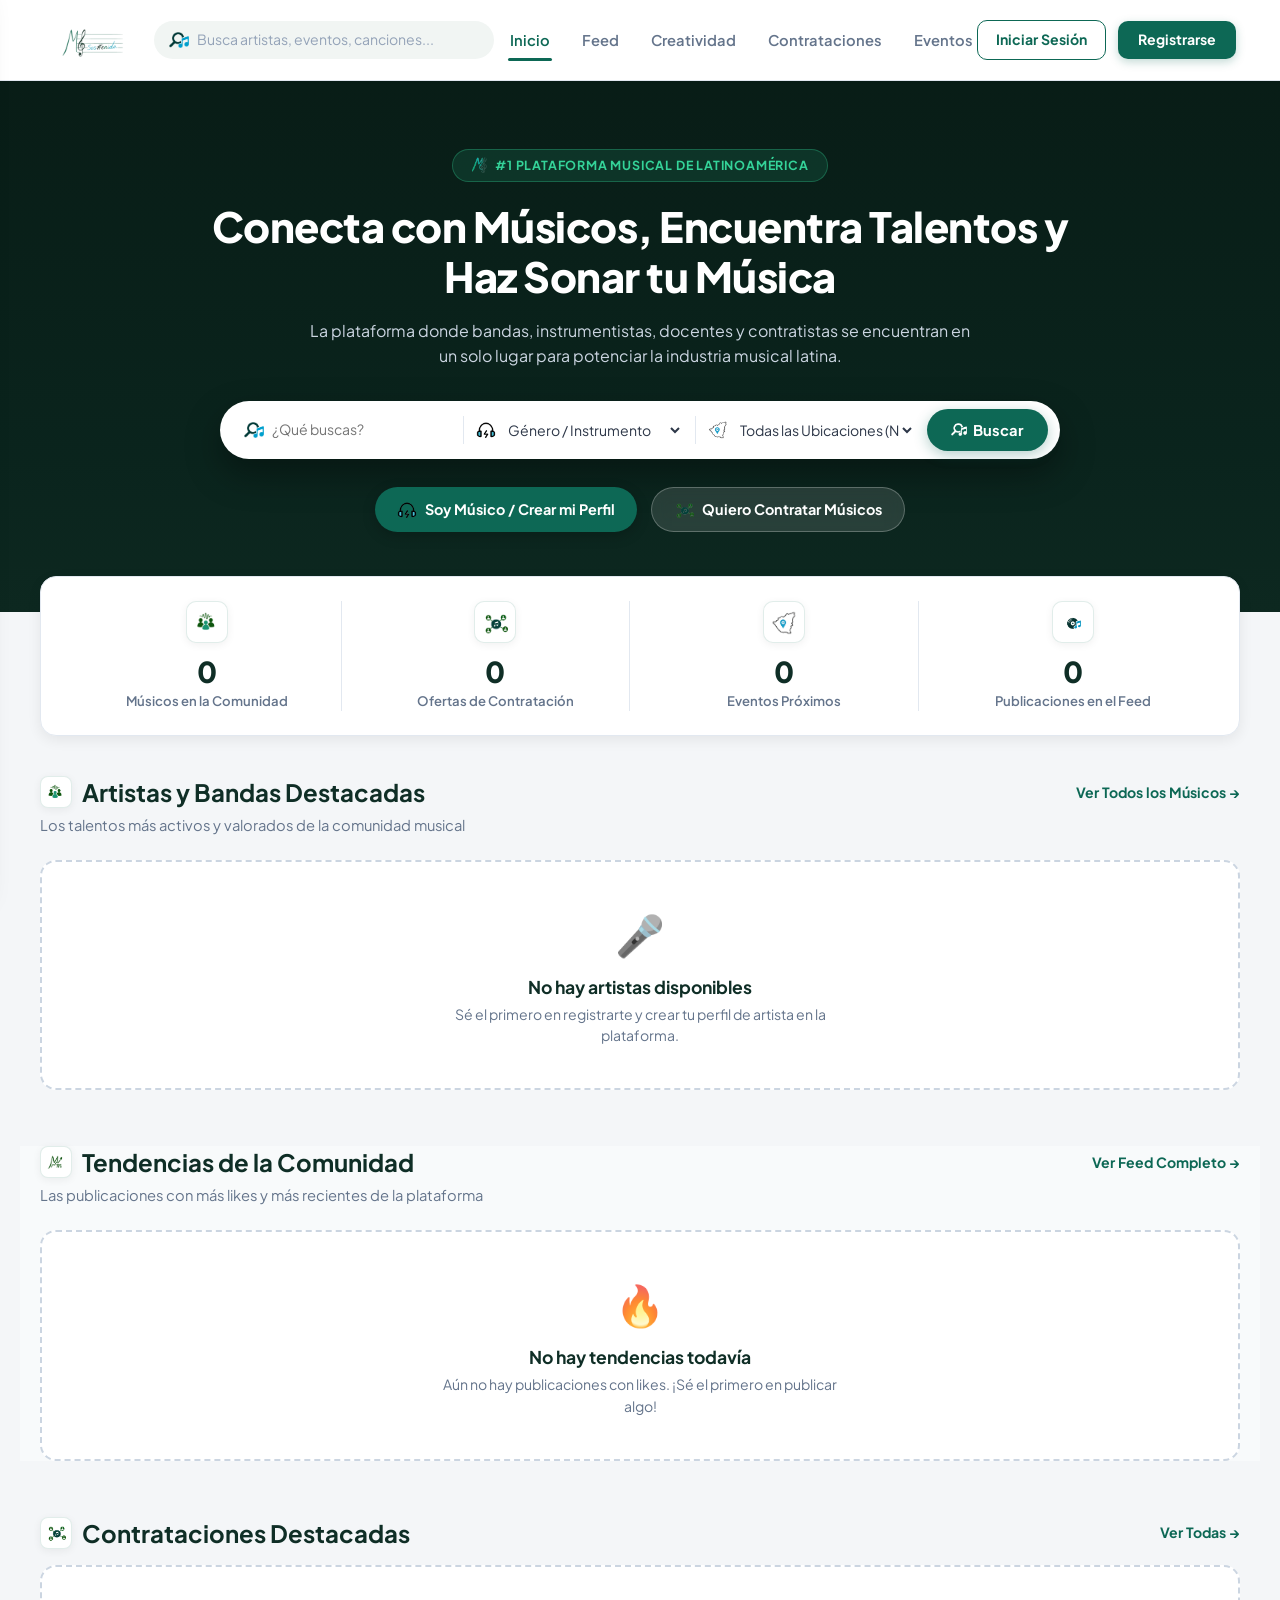
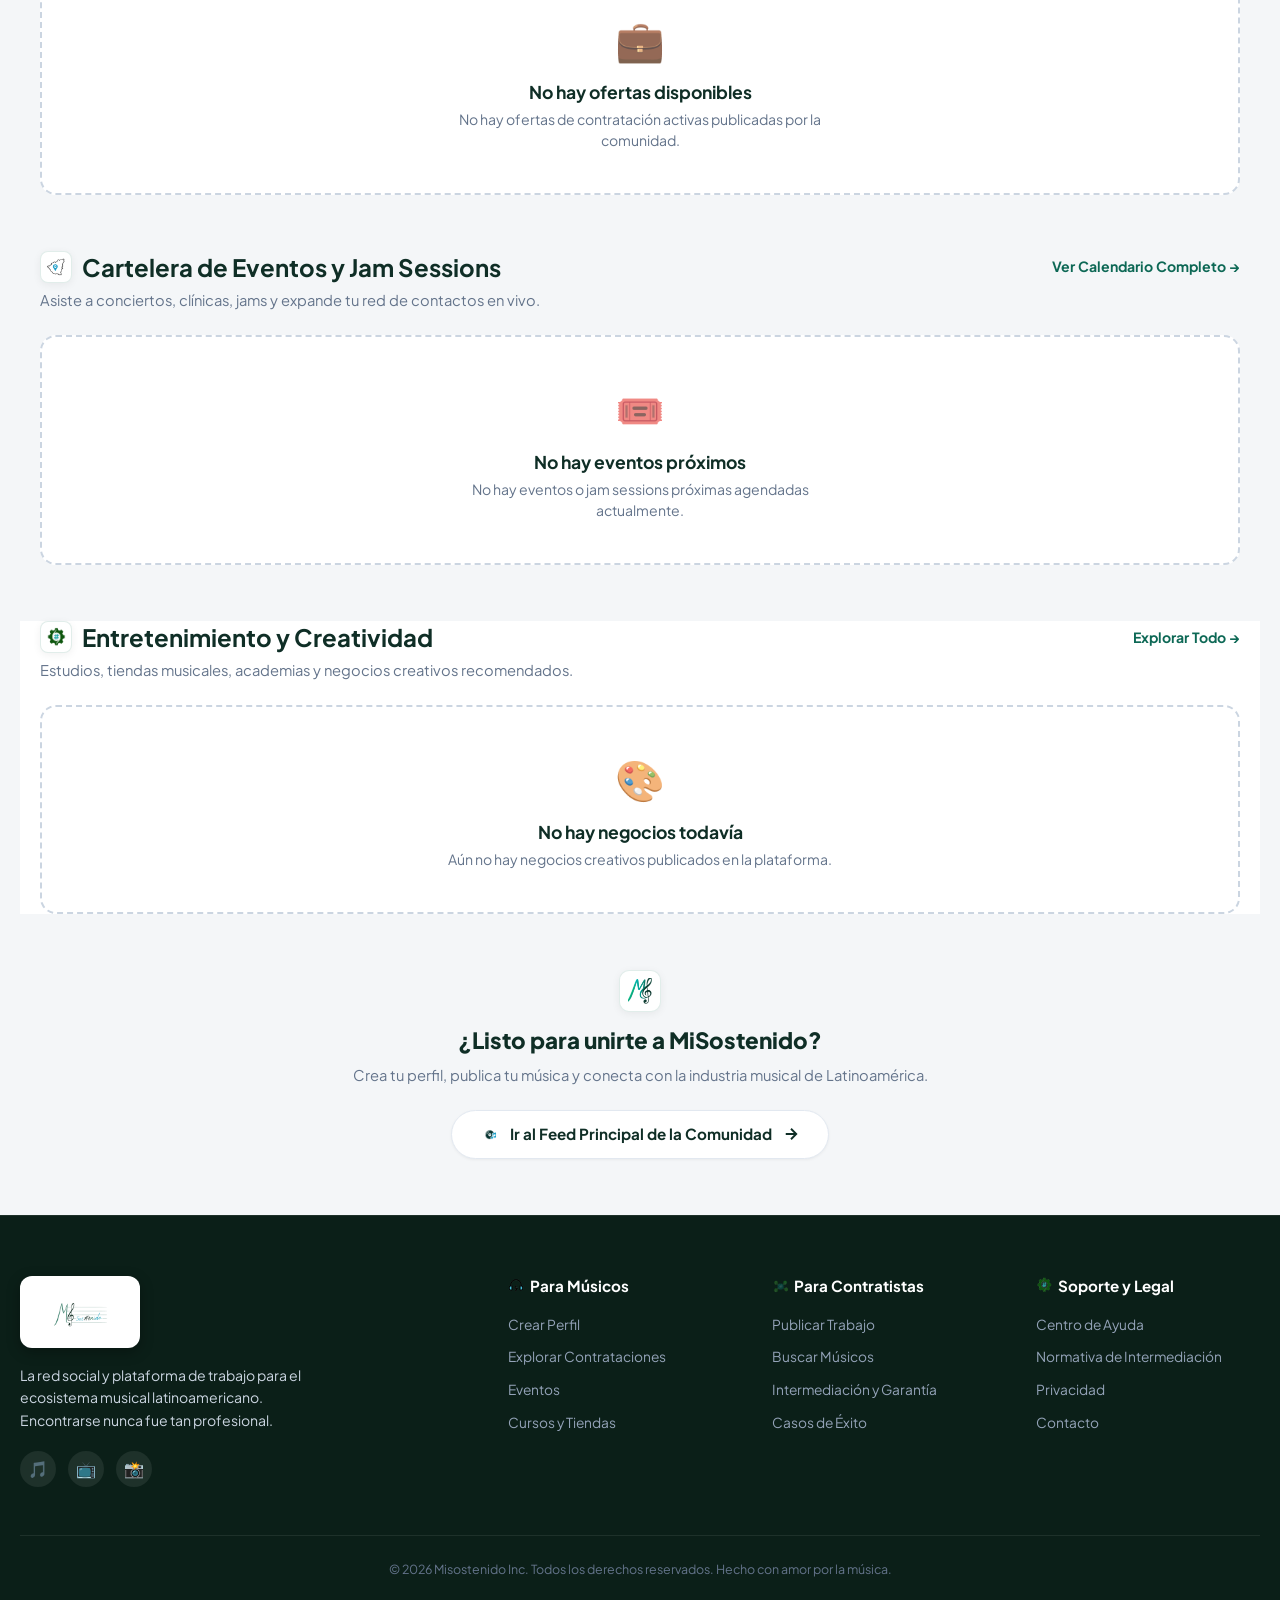
<file: Misostenido-Frontend/index.html>
<!DOCTYPE html>
<html lang="es">
  <head>
    <meta charset="UTF-8" />
    <meta name="viewport" content="width=device-width, initial-scale=1.0" />
    <meta name="description" content="Misostenido - La red y plataforma de trabajo para el ecosistema musical" />
    <title>Misostenido — Plataforma de Música</title>
    <link rel="icon" type="image/png" href="src/assets/images/logo.png" />

    <!-- Fuentes de Google (Plus Jakarta Sans + Playfair Display + Dancing Script + Caveat) -->
    <link rel="preconnect" href="https://fonts.googleapis.com">
    <link rel="preconnect" href="https://fonts.gstatic.com" crossorigin>
    <link href="https://fonts.googleapis.com/css2?family=Plus+Jakarta+Sans:ital,wght@0,400;0,500;0,600;0,700;0,800;1,400;1,600&family=Playfair+Display:ital,wght@1,400;1,600;1,700;1,800&family=Dancing+Script:wght@600;700&family=Caveat:wght@600;700&display=swap" rel="stylesheet">

    <!-- Estilos Base & Sistema de Diseño -->
    <link rel="stylesheet" href="src/styles/base/reset.css?v=6" />
    <link rel="stylesheet" href="src/styles/base/variables.css?v=6" />
    <link rel="stylesheet" href="src/styles/base/global.css?v=6" />

    <!-- Estilos de Componentes -->
    <link rel="stylesheet" href="src/components/navbar/navbar.css?v=6" />
    <link rel="stylesheet" href="src/styles/components/footer.css?v=6" />
    <link rel="stylesheet" href="src/components/modal/modal.css?v=6" />
    <link rel="stylesheet" href="src/styles/components/auth.css?v=6" />
    <link rel="stylesheet" href="src/styles/components/home.css?v=6" />
    <link rel="stylesheet" href="src/styles/components/feed.css?v=6" />
    <link rel="stylesheet" href="src/styles/components/contrataciones.css?v=6" />
    <link rel="stylesheet" href="src/styles/components/eventos.css?v=6" />
    <link rel="stylesheet" href="src/styles/components/creatividad.css?v=6" />
    <link rel="stylesheet" href="src/styles/components/perfil.css?v=6" />
  </head>
  <body>
    <!-- Contenedor Principal SPA -->
    <div id="app">
      <div id="navbar-outlet"></div>
      <main id="page-outlet"></main>
      <div id="footer-outlet"></div>
    </div>

    <!-- Entry Point JavaScript -->
    <script type="module" src="src/main.js"></script>
  </body>
</html>
</file>
<file: Misostenido-Frontend/src/styles/base/variables.css>
/* variables.css — Tokens de diseño exactos a Figma */

:root {
  /* Colores Principales de Marca */
  --color-primary:        #0d6855;
  --color-primary-hover:  #094e40;
  --color-primary-light:  #e6f4f1;
  --color-primary-alpha:  rgba(13, 104, 85, 0.1);
  --color-secondary:      #d97706;
  --color-accent:         #f59e0b;

  /* Fondos */
  --color-bg-main:        #f4f6f8;
  --color-bg-white:       #ffffff;
  --color-bg-dark:        #10221c;
  --color-bg-dark-card:   #162c25;
  --color-bg-dark-accent: #0a1813;
  --color-input-bg:       #f8fafc;

  /* Textos */
  --color-text-title:     #0f2e26;
  --color-text-main:      #2d3748;
  --color-text-muted:     #64748b;
  --color-text-light:     #f8fafc;
  --color-text-link:      #0d6855;

  /* Bordes & Sombras */
  --color-border:         #e2e8f0;
  --color-border-focus:   #0d6855;
  --shadow-sm:            0 1px 3px rgba(0, 0, 0, 0.05);
  --shadow-md:            0 4px 14px rgba(0, 0, 0, 0.07);
  --shadow-lg:            0 10px 25px rgba(0, 0, 0, 0.1);
  --shadow-card:          0 10px 30px rgba(0, 0, 0, 0.06);

  /* Medidas & Tipografía */
  --font-family:          'Plus Jakarta Sans', 'Inter', -apple-system, BlinkMacSystemFont, 'Segoe UI', Roboto, sans-serif;
  --radius-sm:            6px;
  --radius-md:            10px;
  --radius-lg:            16px;
  --radius-xl:            24px;
  --radius-full:          9999px;

  --max-width:            1240px;
  --navbar-height:        74px;
}
</file>
<file: Misostenido-Frontend/src/styles/base/global.css>
/* global.css — Estilos globales de la aplicación */
@import url('https://fonts.googleapis.com/css2?family=Plus+Jakarta+Sans:wght@400;500;600;700;800&family=Playfair+Display:ital,wght@1,700&display=swap');

html {
  box-sizing: border-box;
  overflow-x: hidden;
  max-width: 100vw;
  -webkit-text-size-adjust: 100%;
}

*, *::before, *::after {
  box-sizing: inherit;
}

body {
  font-family: var(--font-family);
  font-size: 15px;
  background-color: var(--color-bg-main);
  color: var(--color-text-main);
  min-height: 100vh;
  display: flex;
  flex-direction: column;
  margin: 0;
  padding: 0;
  overflow-x: hidden;
  max-width: 100vw;
  width: 100%;
  -webkit-font-smoothing: antialiased;
}

img, video, iframe, embed, object {
  max-width: 100%;
  height: auto;
}

#app {
  display: flex;
  flex-direction: column;
  min-height: 100vh;
  width: 100%;
}

#page-outlet {
  flex: 1;
  width: 100%;
}

/* Tipografía de títulos */
h1, h2, h3, h4, h5, h6 {
  color: var(--color-text-title);
  font-weight: 700;
  line-height: 1.25;
  margin: 0;
}

button {
  font-family: inherit;
  cursor: pointer;
  border: none;
  outline: none;
  transition: all 0.2s ease;
}

input, select, textarea {
  font-family: inherit;
}

/* Animaciones globales */
@keyframes fadeIn {
  from { opacity: 0; }
  to { opacity: 1; }
}

.animate-fade {
  animation: fadeIn 0.25s ease-out forwards;
}

/* =========================================================
   MISOSTENIDO CUSTOM BRAND ICONS SYSTEM
   ========================================================= */
.ms-icon {
  display: inline-block;
  vertical-align: middle;
  object-fit: contain;
  border-radius: 4px;
  flex-shrink: 0;
  transition: transform 0.2s ease;
}

.ms-icon-xs { width: 16px; height: 16px; }
.ms-icon-sm { width: 20px; height: 20px; }
.ms-icon-md { width: 24px; height: 24px; }
.ms-icon-lg { width: 32px; height: 32px; }
.ms-icon-xl { width: 44px; height: 44px; }

/* Icon badge container for clean presentation on any background */
.ms-icon-badge {
  display: inline-flex;
  align-items: center;
  justify-content: center;
  background: #ffffff;
  border-radius: 12px;
  box-shadow: 0 2px 8px rgba(0, 0, 0, 0.06);
  border: 1px solid rgba(13, 104, 85, 0.12);
  flex-shrink: 0;
  transition: transform 0.2s ease, box-shadow 0.2s ease;
}

.ms-icon-badge:hover {
  transform: translateY(-2px);
  box-shadow: 0 4px 12px rgba(13, 104, 85, 0.18);
}

.ms-icon-badge-xs { width: 24px; height: 24px; padding: 3px; border-radius: 6px; }
.ms-icon-badge-sm { width: 32px; height: 32px; padding: 5px; border-radius: 8px; }
.ms-icon-badge-md { width: 42px; height: 42px; padding: 7px; border-radius: 10px; }
.ms-icon-badge-lg { width: 54px; height: 54px; padding: 9px; border-radius: 14px; }

.ms-icon-badge img {
  width: 100%;
  height: 100%;
  object-fit: contain;
  display: block;
}
</file>
<file: Misostenido-Frontend/src/components/navbar/navbar.css>
/* navbar.css — Estilos para el Navbar de Misostenido */

.app-header {
  position: sticky;
  top: 0;
  left: 0;
  width: 100%;
  background: #ffffff;
  border-bottom: 1px solid var(--color-border);
  z-index: 100;
  box-shadow: var(--shadow-sm);
}

.navbar-container {
  max-width: var(--max-width);
  height: 80px;
  margin: 0 auto;
  padding: 0 24px;
  display: flex;
  align-items: center;
  justify-content: space-between;
}

/* Brand */
.navbar-brand {
  display: flex;
  align-items: center;
  gap: 8px;
  text-decoration: none;
}

.brand-logo-img {
  height: 64px;
  max-height: 68px;
  width: auto;
  object-fit: contain;
  transition: transform 0.2s ease;
}

.brand-logo-img:hover {
  transform: scale(1.04);
}

.brand-text {
  font-size: 1.25rem;
  font-weight: 800;
  color: var(--color-text-title);
  letter-spacing: -0.5px;
}

/* Enlaces */
.navbar-nav {
  display: flex;
}

.nav-list {
  display: flex;
  align-items: center;
  gap: 28px;
  list-style: none;
  margin: 0;
  padding: 0;
}

.nav-item {
  text-decoration: none;
  font-size: 0.92rem;
  font-weight: 600;
  color: var(--color-text-muted);
  position: relative;
  padding: 8px 2px;
  transition: color 0.2s ease;
}

.nav-item:hover {
  color: var(--color-primary);
}

.nav-item.active {
  color: var(--color-primary);
}

.nav-item.active::after {
  content: '';
  position: absolute;
  bottom: -4px;
  left: 0;
  width: 100%;
  height: 3px;
  background: var(--color-primary);
  border-radius: 2px;
}

/* Acciones */
.navbar-auth-actions {
  display: flex;
  align-items: center;
}

.guest-auth-buttons {
  display: flex;
  align-items: center;
  gap: 12px;
}

.btn-nav-login {
  background: transparent;
  color: var(--color-primary);
  border: 1.5px solid var(--color-primary);
  padding: 8px 18px;
  border-radius: var(--radius-md);
  font-size: 0.88rem;
  font-weight: 700;
  text-decoration: none;
  transition: all 0.2s;
}

.btn-nav-login:hover {
  background: var(--color-primary-light);
}

.btn-nav-register {
  background: var(--color-primary);
  color: #ffffff;
  padding: 8px 20px;
  border-radius: var(--radius-md);
  font-size: 0.88rem;
  font-weight: 700;
  text-decoration: none;
  box-shadow: 0 3px 10px rgba(13, 104, 85, 0.25);
  transition: all 0.2s;
}

.btn-nav-register:hover {
  background: var(--color-primary-hover);
  transform: translateY(-1px);
}

/* Menú de Usuario Logueado (Figma) */
.user-auth-menu {
  display: flex;
  align-items: center;
  gap: 18px;
}

.btn-notification-bell {
  position: relative;
  background: #f1f5f9;
  border: none;
  width: 40px;
  height: 40px;
  border-radius: 50%;
  display: flex;
  align-items: center;
  justify-content: center;
  color: var(--color-text-muted);
  cursor: pointer;
  transition: background 0.2s;
}

.btn-notification-bell:hover {
  background: #e2e8f0;
  color: var(--color-primary);
}

.bell-badge {
  position: absolute;
  top: 6px;
  right: 6px;
  width: 16px;
  height: 16px;
  background: #ef4444;
  color: #ffffff;
  font-size: 0.65rem;
  font-weight: 800;
  border-radius: 50%;
  display: flex;
  align-items: center;
  justify-content: center;
  border: 2px solid #ffffff;
}

.user-profile-badge {
  display: flex;
  align-items: center;
  gap: 10px;
  padding: 4px 10px 4px 4px;
  background: #f8fafc;
  border: 1px solid var(--color-border);
  border-radius: var(--radius-full);
  cursor: pointer;
  position: relative;
  user-select: none;
  transition: all 0.2s;
}

.user-profile-badge:hover {
  background: #f1f5f9;
}

.user-avatar {
  width: 32px;
  height: 32px;
  border-radius: 50%;
  object-fit: cover;
}

.user-name {
  font-size: 0.88rem;
  font-weight: 700;
  color: var(--color-text-title);
}

.user-dropdown-menu {
  position: absolute;
  top: calc(100% + 8px);
  right: 0;
  width: 200px;
  background: #ffffff;
  border: 1px solid var(--color-border);
  border-radius: var(--radius-md);
  box-shadow: var(--shadow-lg);
  padding: 8px 0;
  display: none;
  flex-direction: column;
  z-index: 150;
}

.user-dropdown-menu.show {
  display: flex;
}

.dropdown-header {
  padding: 8px 16px 10px;
  border-bottom: 1px solid var(--color-border);
  display: flex;
  flex-direction: column;
}

.dropdown-header strong {
  font-size: 0.88rem;
  color: var(--color-text-title);
}

.dropdown-header small {
  font-size: 0.75rem;
  color: var(--color-text-muted);
}

.dropdown-item {
  padding: 10px 16px;
  font-size: 0.85rem;
  color: var(--color-text-main);
  text-decoration: none;
  background: none;
  border: none;
  text-align: left;
  cursor: pointer;
  width: 100%;
}

.dropdown-item:hover {
  background: var(--color-primary-light);
  color: var(--color-primary);
}

.btn-logout {
  color: #dc2626 !important;
}

.btn-logout:hover {
  background: #fef2f2 !important;
}

/* ─── BOTÓN HAMBURGUESA MÓVIL ─── */
.btn-mobile-toggle {
  display: none;
  flex-direction: column;
  justify-content: space-between;
  width: 36px;
  height: 28px;
  background: transparent;
  border: none;
  cursor: pointer;
  padding: 4px;
  z-index: 105;
}

.btn-mobile-toggle .bar {
  width: 100%;
  height: 3px;
  background-color: var(--color-text-title, #0f172a);
  border-radius: 4px;
  transition: all 0.3s ease;
}

/* ─── CAJÓN LATERAL MÓVIL (MOBILE DRAWER) ─── */
.mobile-nav-overlay {
  position: fixed;
  top: 0;
  left: 0;
  width: 100vw;
  height: 100vh;
  background: rgba(15, 23, 42, 0.6);
  backdrop-filter: blur(4px);
  -webkit-backdrop-filter: blur(4px);
  z-index: 9990;
  opacity: 0;
  visibility: hidden;
  transition: opacity 0.3s ease, visibility 0.3s ease;
}

.mobile-nav-overlay.open {
  opacity: 1;
  visibility: visible;
}

.mobile-nav-drawer {
  position: fixed;
  top: 0;
  left: -320px;
  width: 300px;
  max-width: 85vw;
  height: 100vh;
  background: #ffffff;
  z-index: 9995;
  display: flex;
  flex-direction: column;
  box-shadow: 4px 0 25px rgba(0, 0, 0, 0.15);
  transition: transform 0.3s cubic-bezier(0.16, 1, 0.3, 1);
  overflow-y: auto;
}

.mobile-nav-drawer.open {
  transform: translateX(320px);
}

.mobile-drawer-header {
  display: flex;
  align-items: center;
  justify-content: space-between;
  padding: 16px 20px;
  border-bottom: 1px solid var(--color-border, #e2e8f0);
}

.brand-logo-img-mobile {
  height: 48px;
  width: auto;
  object-fit: contain;
}

.btn-drawer-close {
  width: 36px;
  height: 36px;
  border-radius: 50%;
  background: #f1f5f9;
  border: none;
  font-size: 1.1rem;
  color: #64748b;
  cursor: pointer;
  display: flex;
  align-items: center;
  justify-content: center;
  transition: background 0.2s, color 0.2s;
}

.btn-drawer-close:hover {
  background: #e2e8f0;
  color: #0f172a;
}

.mobile-drawer-search {
  padding: 14px 18px 10px;
}

.mobile-drawer-search .navbar-search-bar {
  width: 100%;
  background: #f8fafc;
}

.mobile-drawer-links {
  list-style: none;
  margin: 0;
  padding: 10px 14px;
  display: flex;
  flex-direction: column;
  gap: 6px;
  flex: 1;
}

.mobile-nav-link {
  display: flex;
  align-items: center;
  padding: 12px 16px;
  font-size: 1rem;
  font-weight: 600;
  color: var(--color-text-main, #334155);
  text-decoration: none;
  border-radius: 10px;
  transition: all 0.2s ease;
}

.mobile-nav-link:hover, .mobile-nav-link.active {
  background: rgba(13, 104, 85, 0.08);
  color: var(--color-primary, #0d6855);
}

.mobile-nav-link.active {
  font-weight: 700;
  border-left: 4px solid var(--color-primary, #0d6855);
}

.mobile-drawer-footer {
  padding: 18px;
  border-top: 1px solid var(--color-border, #e2e8f0);
  background: #f8fafc;
  display: flex;
  flex-direction: column;
  gap: 12px;
}

.mobile-user-card {
  display: flex;
  align-items: center;
  gap: 12px;
  padding-bottom: 8px;
}

.mobile-user-avatar {
  width: 42px;
  height: 42px;
  border-radius: 50%;
  object-fit: cover;
  border: 2px solid var(--color-primary, #0d6855);
}

.mobile-user-details {
  display: flex;
  flex-direction: column;
  overflow: hidden;
}

.mobile-user-name {
  font-size: 0.95rem;
  font-weight: 700;
  color: var(--color-text-title, #0f172a);
  white-space: nowrap;
  overflow: hidden;
  text-overflow: ellipsis;
}

.mobile-user-email {
  font-size: 0.78rem;
  color: var(--color-text-muted, #64748b);
  white-space: nowrap;
  overflow: hidden;
  text-overflow: ellipsis;
}

.mobile-btn-profile {
  display: flex;
  align-items: center;
  justify-content: center;
  gap: 8px;
  background: #ffffff;
  border: 1.5px solid var(--color-border, #e2e8f0);
  color: var(--color-text-title, #0f172a);
  padding: 10px;
  border-radius: 10px;
  font-weight: 600;
  font-size: 0.9rem;
  text-decoration: none;
  transition: all 0.2s;
}

.mobile-btn-profile:hover {
  border-color: var(--color-primary, #0d6855);
  color: var(--color-primary, #0d6855);
}

.mobile-btn-logout {
  display: flex;
  align-items: center;
  justify-content: center;
  background: #fee2e2;
  color: #dc2626;
  border: none;
  padding: 10px;
  border-radius: 10px;
  font-weight: 700;
  font-size: 0.9rem;
  cursor: pointer;
  transition: background 0.2s;
}

.mobile-btn-logout:hover {
  background: #fecaca;
}

.mobile-auth-buttons {
  display: flex;
  flex-direction: column;
  gap: 10px;
}

.mobile-btn-login {
  display: block;
  text-align: center;
  background: transparent;
  color: var(--color-primary, #0d6855);
  border: 1.5px solid var(--color-primary, #0d6855);
  padding: 11px;
  border-radius: 10px;
  font-weight: 700;
  font-size: 0.95rem;
  text-decoration: none;
}

.mobile-btn-register {
  display: block;
  text-align: center;
  background: var(--color-primary, #0d6855);
  color: #ffffff;
  padding: 12px;
  border-radius: 10px;
  font-weight: 700;
  font-size: 0.95rem;
  text-decoration: none;
  box-shadow: 0 4px 12px rgba(13, 104, 85, 0.25);
}

/* ─── MEDIA QUERIES PARA NAVBAR ─── */
@media (max-width: 900px) {
  .nav-list { display: none; }
  .navbar-search-wrapper { display: none; }
  .btn-mobile-toggle { display: flex; }
  .navbar-container {
    height: 70px;
    padding: 0 16px;
  }
  .brand-logo-img {
    height: 52px;
  }
}

@media (max-width: 480px) {
  .user-name { display: none; }
  .user-profile-badge { padding: 4px; }
  .btn-nav-login { padding: 6px 12px; font-size: 0.8rem; }
  .btn-nav-register { padding: 6px 14px; font-size: 0.8rem; }
  .brand-logo-img { height: 44px; }
}

/* ─── BARRA DE BÚSQUEDA GLOBAL ─── */
.navbar-search-bar {
  display: flex;
  align-items: center;
  gap: 8px;
  background: #f4f6f8;
  border: 1.5px solid #e2e8f0;
  border-radius: 999px;
  padding: 8px 16px;
  width: 260px;
  transition: border-color 0.2s, box-shadow 0.2s, width 0.3s;
}

.navbar-search-bar:focus-within {
  border-color: #0d6855;
  background: #fff;
  box-shadow: 0 0 0 3px rgba(13, 104, 85, 0.1);
  width: 320px;
}

.navbar-search-bar svg {
  color: #94a3b8;
  flex-shrink: 0;
  transition: color 0.2s;
}

.navbar-search-bar:focus-within svg { color: #0d6855; }

.navbar-search-input {
  border: none;
  background: transparent;
  outline: none;
  font-size: 0.86rem;
  color: #334155;
  width: 100%;
  font-family: var(--font-family);
}

.navbar-search-input::placeholder { color: #94a3b8; }

/* ─── WRAPPER DE BÚSQUEDA CON DROPDOWN ─── */
.navbar-search-wrapper {
  position: relative;
  flex: 1;
  max-width: 340px;
  margin: 0 12px;
}

/* Sobrescribir el ancho fijo cuando está en wrapper */
.navbar-search-wrapper .navbar-search-bar {
  width: 100%;
  transition: border-color 0.2s, box-shadow 0.2s;
}
.navbar-search-wrapper .navbar-search-bar:focus-within {
  width: 100%;
}

.navbar-search-clear {
  background: none; border: none; cursor: pointer;
  color: #94a3b8; display: flex; align-items: center;
  justify-content: center; font-size: 0.9rem; padding: 0;
  line-height: 1; flex-shrink: 0;
  transition: color 0.2s;
}
.navbar-search-clear:hover { color: #dc2626; }

.navbar-search-results {
  position: absolute;
  top: calc(100% + 8px);
  left: 0; right: 0;
  background: #fff;
  border: 1px solid #e2e8f0;
  border-radius: 14px;
  box-shadow: 0 20px 50px rgba(0,0,0,0.15);
  z-index: 9999;
  max-height: 440px;
  overflow-y: auto;
  padding: 8px 0;
}
</file>
<file: Misostenido-Frontend/src/styles/components/footer.css>
/* footer.css — Estilos para el Footer corporativo */

.app-footer {
  background-color: #0b1f18;
  color: #94a3b8;
  padding: 60px 20px 30px;
  border-top: 1px solid rgba(255, 255, 255, 0.08);
  margin-top: auto;
  width: 100%;
}

.footer-container {
  max-width: var(--max-width, 1200px);
  margin: 0 auto;
}

.footer-grid {
  display: grid;
  grid-template-columns: 2fr 1fr 1fr 1fr;
  gap: 40px;
  margin-bottom: 48px;
}

.footer-brand {
  display: flex;
  align-items: center;
  gap: 10px;
  margin-bottom: 16px;
}

.footer-logo-img {
  height: 72px;
  width: auto;
  object-fit: contain;
  background: #ffffff;
  padding: 8px 18px;
  border-radius: 12px;
  box-shadow: 0 4px 14px rgba(0, 0, 0, 0.3);
}

.brand-logo-icon {
  width: 34px;
  height: 34px;
  background: var(--color-primary, #0d6855);
  color: #ffffff;
  border-radius: 8px;
  display: flex;
  align-items: center;
  justify-content: center;
  font-size: 1.2rem;
  font-weight: bold;
}

.brand-text {
  font-family: 'Plus Jakarta Sans', sans-serif;
  font-weight: 800;
  font-size: 1.35rem;
  letter-spacing: -0.4px;
}

.text-white {
  color: #ffffff !important;
}

.footer-desc {
  font-size: 0.88rem;
  line-height: 1.6;
  color: #cbd5e1;
  max-width: 320px;
  margin-bottom: 20px;
}

.footer-social-icons {
  display: flex;
  gap: 12px;
}

.footer-social-icons a {
  width: 36px;
  height: 36px;
  background: rgba(255, 255, 255, 0.08);
  border-radius: 50%;
  display: flex;
  align-items: center;
  justify-content: center;
  font-size: 16px;
  transition: background 0.2s;
  text-decoration: none;
}

.footer-social-icons a:hover {
  background: var(--color-primary, #0d6855);
}

.footer-heading {
  color: #ffffff;
  font-size: 0.95rem;
  font-weight: 700;
  margin-bottom: 18px;
}

.footer-links {
  list-style: none;
  padding: 0;
  margin: 0;
  display: flex;
  flex-direction: column;
  gap: 10px;
}

.footer-links a {
  color: #94a3b8;
  text-decoration: none;
  font-size: 0.86rem;
  transition: color 0.2s;
}

.footer-links a:hover {
  color: #34d399;
}

.footer-bottom {
  padding-top: 24px;
  border-top: 1px solid rgba(255, 255, 255, 0.08);
  text-align: center;
  font-size: 0.78rem;
  color: #64748b;
}

@media (max-width: 900px) {
  .footer-grid {
    grid-template-columns: 1fr 1fr;
    gap: 32px;
  }
}

@media (max-width: 600px) {
  .app-footer {
    padding: 36px 16px 20px;
  }
  .footer-grid {
    grid-template-columns: 1fr;
    gap: 24px;
  }
  .footer-logo-img {
    height: 52px;
    padding: 6px 14px;
  }
}
</file>
<file: Misostenido-Frontend/src/components/modal/modal.css>
/* modal.css — Estilos para AuthModal */

.auth-modal-overlay {
  position: fixed;
  top: 0;
  left: 0;
  width: 100vw;
  height: 100vh;
  background: rgba(255, 255, 255, 0.45);
  backdrop-filter: blur(14px) saturate(180%);
  -webkit-backdrop-filter: blur(14px) saturate(180%);
  z-index: 9999;
  display: flex;
  align-items: center;
  justify-content: center;
  padding: 20px;
}

.auth-modal-card {
  background: #ffffff;
  border-radius: var(--radius-xl);
  padding: 36px 32px;
  max-width: 440px;
  width: 100%;
  text-align: center;
  position: relative;
  box-shadow: var(--shadow-lg);
  border: 1px solid rgba(13, 104, 85, 0.15);
}

.auth-modal-close {
  position: absolute;
  top: 16px;
  right: 18px;
  background: #f1f5f9;
  border: none;
  font-size: 24px;
  width: 34px;
  height: 34px;
  border-radius: 50%;
  display: flex;
  align-items: center;
  justify-content: center;
  cursor: pointer;
  color: #64748b;
  transition: all 0.2s;
}

.auth-modal-close:hover {
  background: #e2e8f0;
  color: #0f2e26;
}

.auth-modal-icon {
  width: 64px;
  height: 64px;
  background: var(--color-primary-light);
  border-radius: 50%;
  display: flex;
  align-items: center;
  justify-content: center;
  font-size: 28px;
  margin: 0 auto 18px;
}

.auth-modal-title {
  font-size: 1.4rem;
  color: var(--color-text-title);
  margin-bottom: 10px;
}

.auth-modal-desc {
  font-size: 0.95rem;
  color: var(--color-text-muted);
  line-height: 1.5;
  margin-bottom: 24px;
}

.auth-modal-actions {
  display: flex;
  flex-direction: column;
  gap: 12px;
}

.btn-modal-primary {
  display: flex;
  align-items: center;
  justify-content: center;
  gap: 8px;
  background: var(--color-primary);
  color: #ffffff;
  padding: 13px 20px;
  border-radius: var(--radius-md);
  font-weight: 600;
  font-size: 1rem;
  text-decoration: none;
  transition: background 0.2s, transform 0.15s;
}

.btn-modal-primary:hover {
  background: var(--color-primary-hover);
  transform: translateY(-1px);
}

.btn-modal-secondary {
  display: flex;
  align-items: center;
  justify-content: center;
  background: #f8fafc;
  color: var(--color-text-main);
  border: 1.5px solid var(--color-border);
  padding: 12px 20px;
  border-radius: var(--radius-md);
  font-weight: 600;
  font-size: 0.95rem;
  text-decoration: none;
  transition: all 0.2s;
}

.btn-modal-secondary:hover {
  background: #f1f5f9;
  border-color: #cbd5e1;
}
</file>
<file: Misostenido-Frontend/src/styles/components/auth.css>
/* auth.css — Login / Register | Split-Screen 100% fiel al Figma */

/* ===== WRAPPER: Toda la pantalla, sin márgenes ===== */
.auth-page-wrapper {
  width: 100vw;
  height: 100vh;
  margin: 0;
  padding: 0;
  display: flex;
  overflow: hidden;
}

.auth-container {
  display: flex;
  width: 100%;
  height: 100%;
  margin: 0;
  padding: 0;
}

/* =====================================================
   PANEL IZQUIERDO — Imagen + overlay oscuro + contenido
   ===================================================== */
.auth-hero-panel {
  flex: 1;
  position: relative;
  background-size: cover;
  background-position: center;
  background-repeat: no-repeat;
  display: flex;
  flex-direction: column;
  overflow: hidden;
}

.auth-hero-login {
  background-image: url('../../assets/images/hero_marimba_bg.jpg');
}

.auth-hero-register {
  background-image: url('../../assets/images/reg_concert_bg.jpg');
}

/* ===== ESTILOS ESPECÍFICOS DEL HERO DE REGISTRO ===== */
.reg-hero-top-row {
  display: flex;
  justify-content: space-between;
  align-items: flex-start;
  width: 100%;
}

.reg-logo-img {
  height: 48px;
  width: auto;
  object-fit: contain;
  background: rgba(255, 255, 255, 0.95);
  padding: 4px 10px;
  border-radius: 8px;
  box-shadow: 0 4px 14px rgba(0, 0, 0, 0.4);
}

.reg-top-thumb {
  width: 150px;
  height: 95px;
  border-radius: 12px;
  overflow: hidden;
  border: 2px solid #38bdf8;
  box-shadow: 0 8px 20px rgba(0, 0, 0, 0.5);
  flex-shrink: 0;
}

.reg-top-thumb img,
.reg-bottom-thumb img {
  width: 100%;
  height: 100%;
  object-fit: cover;
  display: block;
}

.reg-badge-row {
  display: flex;
  align-items: center;
  gap: 10px;
  margin-bottom: 8px;
}

.reg-hero-badge-circle {
  width: 72px;
  height: 72px;
  border-radius: 50%;
  overflow: hidden;
  border: 2.5px solid #38bdf8;
  box-shadow: 0 0 16px rgba(56, 189, 248, 0.4), 0 6px 18px rgba(0, 0, 0, 0.4);
  flex-shrink: 0;
}

.reg-hero-title {
  font-family: 'Playfair Display', 'Dancing Script', 'Caveat', Georgia, serif;
  font-style: italic;
  font-weight: 700;
  font-size: clamp(1.8rem, 2.7vw, 2.5rem);
  line-height: 1.15;
  color: #ffffff;
  margin: 0 0 8px 0;
  text-shadow: 0 2px 14px rgba(0, 0, 0, 0.6);
}

.reg-bottom-row {
  display: flex;
  align-items: flex-end;
  justify-content: space-between;
  width: 100%;
}

.reg-bottom-thumb {
  width: 130px;
  height: 90px;
  border-radius: 10px;
  overflow: hidden;
  border: 2px solid #38bdf8;
  box-shadow: 0 8px 20px rgba(0, 0, 0, 0.5);
  flex-shrink: 0;
}

.auth-hero-overlay {
  position: absolute;
  inset: 0;
  background: linear-gradient(
    160deg,
    rgba(6, 26, 20, 0.84) 0%,
    rgba(10, 44, 35, 0.76) 55%,
    rgba(5, 20, 16, 0.88) 100%
  );
  z-index: 1;
}

.auth-hero-content {
  position: relative;
  z-index: 2;
  padding: 24px 28px;
  display: flex;
  flex-direction: column;
  height: 100%;
  justify-content: space-between;
}

/* Badge circular superior con la bailarina folclórica */
.auth-hero-badge-circle {
  width: 96px;
  height: 96px;
  border-radius: 50%;
  overflow: hidden;
  border: 2.5px solid #38bdf8;
  box-shadow: 0 0 18px rgba(56, 189, 248, 0.4), 0 6px 20px rgba(0, 0, 0, 0.4);
  flex-shrink: 0;
}

.img-circle-badge {
  width: 100%;
  height: 100%;
  object-fit: cover;
  object-position: center;
}

/* Sección central del hero */
.auth-hero-body {
  flex: 1;
  display: flex;
  flex-direction: column;
  justify-content: center;
  padding: 12px 0;
}

/* Título principal — Fuente Scripter / Caligrafía como Figma */
.auth-hero-title {
  font-family: 'Playfair Display', 'Dancing Script', 'Caveat', Georgia, serif;
  font-style: italic;
  font-weight: 700;
  font-size: clamp(1.8rem, 2.7vw, 2.5rem);
  line-height: 1.15;
  color: #ffffff;
  margin: 0 0 10px 0;
  text-shadow: 0 2px 14px rgba(0, 0, 0, 0.6);
  letter-spacing: -0.3px;
}

/* Texto pequeño — Fuente Fourthand (Plus Jakarta Sans) */
.auth-hero-description {
  font-family: 'Plus Jakarta Sans', sans-serif;
  font-size: 0.86rem;
  color: #e2e8f0;
  line-height: 1.45;
  margin-bottom: 12px;
  max-width: 440px;
}

.auth-hero-tags {
  font-family: 'Plus Jakarta Sans', sans-serif;
  font-size: 0.68rem;
  letter-spacing: 1px;
  color: #38bdf8;
  font-weight: 700;
  margin-bottom: 12px;
  text-transform: uppercase;
}

/* Pills de estadísticas */
.auth-hero-stats-row {
  display: flex;
  flex-wrap: wrap;
  gap: 8px;
}

.hero-stat-pill {
  background: rgba(255, 255, 255, 0.12);
  backdrop-filter: blur(8px);
  border: 1px solid rgba(255, 255, 255, 0.22);
  padding: 5px 14px;
  border-radius: 999px;
  font-size: 0.76rem;
  color: #ffffff;
  display: flex;
  align-items: center;
  gap: 5px;
  font-weight: 600;
}

.pill-dot {
  color: #38bdf8;
  font-weight: 900;
  font-size: 0.9rem;
}

/* Sección inferior: miniaturas en la posición exacta del Figma */
.auth-hero-bottom {
  display: flex;
  flex-direction: column;
  gap: 10px;
  width: 100%;
}

.auth-hero-thumbnails {
  display: flex;
  align-items: flex-end;
  justify-content: space-between;
  gap: 14px;
  width: 100%;
}

/* Tocador de guitarra abajo a la izquierda */
.thumb-card.thumb-left {
  width: 140px;
  height: 90px;
  border-radius: 12px;
  overflow: hidden;
  border: 2px solid #38bdf8;
  box-shadow: 0 8px 20px rgba(0, 0, 0, 0.5);
  flex-shrink: 0;
}

/* Guitarra abajo a la derecha */
.thumb-card.thumb-right {
  width: 175px;
  height: 100px;
  border-radius: 12px;
  overflow: hidden;
  border: 2px solid #38bdf8;
  box-shadow: 0 8px 20px rgba(0, 0, 0, 0.5);
  flex-shrink: 0;
}

.thumb-card img {
  width: 100%;
  height: 100%;
  object-fit: cover;
  display: block;
}

/* Register extras */
.auth-brand-logo {
  flex-shrink: 0;
}

.logo-text-art {
  display: flex;
  align-items: center;
  gap: 4px;
}

.logo-main-script {
  font-family: 'Playfair Display', serif;
  font-style: italic;
  font-size: 2.4rem;
  color: #ffffff;
  line-height: 1;
}

.logo-pentagram {
  display: flex;
  align-items: center;
}

.logo-clef {
  font-size: 2.6rem;
  color: #a7f3d0;
  line-height: 1;
}

.logo-brand-name {
  font-family: 'Plus Jakarta Sans', sans-serif;
  font-weight: 800;
  font-size: 1.9rem;
  color: #ffffff;
  letter-spacing: -0.5px;
}

.auth-hero-badge-tag {
  display: inline-block;
  background: rgba(52, 211, 153, 0.15);
  border: 1px solid rgba(52, 211, 153, 0.4);
  color: #6ee7b7;
  padding: 4px 14px;
  border-radius: 999px;
  font-size: 0.72rem;
  font-weight: 700;
  letter-spacing: 1px;
  width: fit-content;
}

.auth-feature-list {
  list-style: none;
  padding: 0;
  margin: 0;
  display: flex;
  flex-direction: column;
  gap: 10px;
}

.auth-feature-list li {
  display: flex;
  align-items: center;
  gap: 10px;
  font-size: 0.94rem;
  color: #d1fae5;
}

.feature-icon { font-size: 1.1rem; }

/* Barras de audio */
.sound-wave-bars {
  display: flex;
  align-items: flex-end;
  gap: 4px;
  height: 24px;
}

.sound-wave-bars span {
  width: 4px;
  background: #34d399;
  border-radius: 2px;
}

.sound-wave-bars span:nth-child(1) { height: 7px; }
.sound-wave-bars span:nth-child(2) { height: 14px; }
.sound-wave-bars span:nth-child(3) { height: 22px; }
.sound-wave-bars span:nth-child(4) { height: 12px; }
.sound-wave-bars span:nth-child(5) { height: 18px; }
.sound-wave-bars span:nth-child(6) { height: 13px; }
.sound-wave-bars span:nth-child(7) { height: 6px; }


/* =====================================================
   PANEL DERECHO — Fondo menta + tarjeta blanca flotante
   ===================================================== */
.auth-form-panel {
  flex: 1.08;
  background-color: #c8dcd7;
  background-image:
    radial-gradient(ellipse at 80% 10%, rgba(13, 104, 85, 0.13) 0%, transparent 50%),
    radial-gradient(ellipse at 20% 90%, rgba(13, 104, 85, 0.10) 0%, transparent 45%);
  display: flex;
  flex-direction: column;
  align-items: center;
  justify-content: center;
  padding: 12px 24px;
  overflow-y: auto;
}

/* ===== TARJETA FLOTANTE BLANCA ===== */
.auth-card {
  width: 100%;
  max-width: 460px;
  background: #ffffff;
  border-radius: 18px;
  padding: 18px 26px 16px;
  box-shadow:
    0 2px 6px rgba(0, 0, 0, 0.04),
    0 12px 32px rgba(10, 34, 27, 0.10);
  box-sizing: border-box;
}

.auth-card-header {
  margin-bottom: 10px;
}

/* Logo oficial en tarjeta */
.auth-brand-logo-wrap {
  margin-bottom: 4px;
  display: inline-block;
}

.auth-logo-img {
  height: 42px;
  width: auto;
  object-fit: contain;
}

.header-icon-pill {
  width: 30px;
  height: 30px;
  background: #e6f4f1;
  color: #0d6855;
  border-radius: 8px;
  display: flex;
  align-items: center;
  justify-content: center;
  font-size: 15px;
  margin-bottom: 10px;
}

.auth-card-title {
  font-size: 1.45rem;
  font-weight: 800;
  color: #0f2e26;
  margin: 0 0 2px 0;
  letter-spacing: -0.4px;
}

.auth-card-subtitle {
  font-size: 0.8rem;
  color: #64748b;
  margin: 0;
}

/* ===== FORMULARIO ===== */
.auth-form {
  display: flex;
  flex-direction: column;
  gap: 9px;
}

/* Alerta de error */
.auth-form-alert {
  background: #fef2f2;
  color: #b91c1c;
  border: 1px solid #fecaca;
  border-left: 4px solid #ef4444;
  padding: 8px 12px;
  border-radius: 8px;
  font-size: 0.82rem;
  line-height: 1.35;
}

.form-group {
  display: flex;
  flex-direction: column;
  gap: 4px;
}

.form-label {
  font-size: 0.79rem;
  font-weight: 700;
  color: #1e293b;
  letter-spacing: 0.1px;
}

/* Input con borde izquierdo verde como en Figma */
.input-wrapper {
  position: relative;
  display: flex;
  align-items: center;
  border-radius: 10px;
  overflow: hidden;
  border: 1.5px solid #e2e8f0;
  background: #f8fafc;
  transition: border-color 0.2s ease, box-shadow 0.2s ease;
}

.input-wrapper:focus-within {
  border-color: #0d6855;
  background: #ffffff;
  box-shadow: 0 0 0 3px rgba(13, 104, 85, 0.10);
}

/* Borde izquierdo verde (característica visual del Figma) */
.input-wrapper::before {
  content: '';
  position: absolute;
  left: 0;
  top: 0;
  bottom: 0;
  width: 3px;
  background: #0d6855;
  border-radius: 10px 0 0 10px;
}

.input-wrapper .input-icon {
  position: absolute;
  left: 15px;
  top: 50%;
  transform: translateY(-50%);
  width: 18px;
  height: 18px;
  color: #64748b;
  display: flex;
  align-items: center;
  justify-content: center;
  pointer-events: none;
  z-index: 5;
}

.input-wrapper .input-icon svg {
  width: 17px;
  height: 17px;
  display: block;
}

.input-wrapper .form-control,
.input-wrapper input,
.auth-form input.form-control,
.form-control {
  width: 100% !important;
  min-height: 42px !important;
  height: 42px !important;
  background: transparent !important;
  border: none !important;
  outline: none !important;
  padding-left: 48px !important;
  padding-right: 44px !important;
  padding-top: 10px !important;
  padding-bottom: 10px !important;
  font-size: 0.91rem !important;
  line-height: normal !important;
  color: #1e293b !important;
  font-family: inherit !important;
  box-sizing: border-box !important;
}

/* Placeholder desaparece al hacer focus */
.form-control::placeholder {
  color: #94a3b8;
  transition: opacity 0.15s ease;
}

.form-control:focus::placeholder {
  opacity: 0;
}

/* readonly se ve exactamente igual que editable (evita fondo gris del navegador) */
.form-control[readonly] {
  background: #f8fafc;
  cursor: text;
  color: #1e293b;
  -webkit-user-select: text;
  user-select: text;
}

/* Botón ojo (toggle contraseña) */
.btn-toggle-password {
  position: absolute;
  right: 14px;
  top: 50%;
  transform: translateY(-50%);
  width: 28px;
  height: 28px;
  background: transparent;
  border: none;
  color: #94a3b8;
  display: flex;
  align-items: center;
  justify-content: center;
  padding: 0;
  cursor: pointer;
  transition: color 0.2s;
  z-index: 2;
}

.btn-toggle-password svg {
  width: 18px;
  height: 18px;
  display: block;
}

.btn-toggle-password:hover {
  color: #0d6855;
}

/* Recordarme + ¿Olvidaste? */
.form-options {
  display: flex;
  align-items: center;
  justify-content: space-between;
  font-size: 0.82rem;
  margin-top: -2px;
}

.checkbox-label {
  display: flex;
  align-items: center;
  gap: 8px;
  cursor: pointer;
  color: #475569;
  font-weight: 500;
  user-select: none;
}

.checkbox-label input[type="checkbox"] {
  width: 15px;
  height: 15px;
  accent-color: #0d6855;
  cursor: pointer;
}

.link-forgot {
  color: #0d6855;
  font-weight: 600;
  font-size: 0.82rem;
  text-decoration: none;
}

.link-forgot:hover {
  text-decoration: underline;
}

/* Botón principal "Iniciar Sesión" */
.btn-auth-submit {
  width: 100%;
  background: #0d6855;
  color: #ffffff;
  border: none;
  border-radius: 10px;
  padding: 11px 18px;
  font-size: 0.92rem;
  font-weight: 700;
  display: flex;
  align-items: center;
  justify-content: center;
  gap: 8px;
  cursor: pointer;
  box-shadow: 0 4px 14px rgba(13, 104, 85, 0.30);
  transition: background 0.2s ease, transform 0.15s ease, box-shadow 0.2s ease;
  margin-top: 2px;
}

.btn-auth-submit:hover:not(:disabled) {
  background: #094e40;
  transform: translateY(-1px);
  box-shadow: 0 6px 20px rgba(13, 104, 85, 0.38);
}

.btn-auth-submit:active:not(:disabled) {
  transform: translateY(0);
}

.btn-auth-submit:disabled {
  opacity: 0.65;
  cursor: not-allowed;
}

/* Divisor "O CONTINÚA CON" */
.auth-divider {
  display: flex;
  align-items: center;
  gap: 12px;
  margin: 2px 0;
}

.auth-divider::before,
.auth-divider::after {
  content: '';
  flex: 1;
  height: 1px;
  background: #e2e8f0;
}

.auth-divider span {
  font-size: 0.66rem;
  font-weight: 700;
  letter-spacing: 0.8px;
  color: #94a3b8;
  white-space: nowrap;
}

/* Botón Continuar con Google */
.btn-social-google {
  width: 100%;
  display: flex;
  align-items: center;
  justify-content: center;
  gap: 10px;
  background: #ffffff;
  border: 1.5px solid #e2e8f0;
  border-radius: 10px;
  padding: 9px 16px;
  font-size: 0.86rem;
  font-weight: 600;
  color: #334155;
  cursor: pointer;
  transition: background 0.2s, border-color 0.2s;
}

.btn-social-google:hover {
  background: #f8fafc;
  border-color: #cbd5e1;
}

/* Footer de la tarjeta */
.auth-footer-link {
  text-align: center;
  font-size: 0.82rem;
  color: #64748b;
  margin-top: 1px;
}

.link-highlight {
  color: #0d6855;
  font-weight: 700;
  text-decoration: none;
}

.link-highlight:hover {
  text-decoration: underline;
}

.auth-sub-link {
  font-size: 0.73rem;
  color: #0d6855;
  margin-top: 2px;
}

/* Copyright debajo de la tarjeta */
.auth-copyright {
  text-align: center;
  font-size: 0.72rem;
  color: #4a6e63;
  margin-top: 8px;
}

/* ===== Selector de perfil (Register) ===== */
.profile-type-selector {
  display: flex;
  background: #f1f5f9;
  padding: 3px;
  border-radius: 10px;
  gap: 4px;
}

.profile-type-btn {
  flex: 1;
  background: transparent;
  color: #64748b;
  font-size: 0.76rem;
  font-weight: 600;
  padding: 7px 4px;
  border-radius: 7px;
  border: none;
  cursor: pointer;
  transition: all 0.2s;
  text-align: center;
  font-family: inherit;
}

.profile-type-btn.active {
  background: #0d6855;
  color: #ffffff;
  box-shadow: 0 2px 6px rgba(13, 104, 85, 0.25);
}

/* ===== RESPONSIVE ===== */
@media (max-width: 900px) {
  .auth-container {
    flex-direction: column;
  }
  .auth-hero-panel {
    display: none;
  }
  .auth-form-panel {
    flex: 1;
    width: 100%;
    padding: 24px 16px;
  }
}
</file>
<file: Misostenido-Frontend/src/styles/components/home.css>
/* home.css — Estilos del Home y Dashboard basados en Figma */

/* ================= HERO SECTION ================= */
.hero-section {
  position: relative;
  background-color: #0b221a;
  background-image: url('https://images.unsplash.com/photo-1514525253161-7a46d19cd819?w=1600&auto=format&fit=crop&q=80');
  background-size: cover;
  background-position: center;
  padding: 68px 20px 80px;
  color: #ffffff;
  text-align: center;
}

.hero-backdrop {
  position: absolute;
  inset: 0;
  background: linear-gradient(180deg, rgba(8, 28, 22, 0.88) 0%, rgba(10, 36, 29, 0.94) 70%, #0d2820 100%);
  z-index: 1;
}

.hero-content {
  position: relative;
  z-index: 2;
  max-width: 900px;
  margin: 0 auto;
}

.hero-pill-tag {
  display: inline-flex;
  background: rgba(52, 211, 153, 0.12);
  border: 1px solid rgba(52, 211, 153, 0.3);
  padding: 6px 18px;
  border-radius: var(--radius-full);
  font-size: 0.78rem;
  font-weight: 700;
  letter-spacing: 0.8px;
  color: #34d399;
  margin-bottom: 20px;
}

.hero-main-title {
  font-size: 2.6rem;
  font-weight: 800;
  color: #ffffff;
  line-height: 1.2;
  margin-bottom: 16px;
  letter-spacing: -0.5px;
}

.hero-sub-title {
  font-size: 1rem;
  color: #cbd5e1;
  line-height: 1.6;
  margin-bottom: 32px;
}

/* Buscador con filtros */
.search-filter-bar {
  background: #ffffff;
  border-radius: var(--radius-full);
  padding: 8px 12px;
  display: flex;
  align-items: center;
  box-shadow: 0 15px 35px rgba(0, 0, 0, 0.35);
  max-width: 840px;
  margin: 0 auto 28px;
}

.filter-input-col {
  flex: 1;
  display: flex;
  align-items: center;
  gap: 8px;
  padding: 4px 12px;
}

.filter-icon {
  font-size: 1rem;
}

.filter-input,
.filter-select {
  border: none;
  outline: none;
  font-size: 0.88rem;
  color: var(--color-text-main);
  width: 100%;
  background: transparent;
}

.filter-divider {
  width: 1px;
  height: 28px;
  background: var(--color-border);
}

.btn-search-submit {
  background: var(--color-primary);
  color: #ffffff;
  border-radius: var(--radius-full);
  padding: 10px 24px;
  font-weight: 700;
  font-size: 0.92rem;
  display: flex;
  align-items: center;
  gap: 6px;
  box-shadow: 0 4px 14px rgba(13, 104, 85, 0.3);
}

.btn-search-submit:hover {
  background: var(--color-primary-hover);
}

/* Quick Actions */
.hero-quick-actions {
  display: flex;
  justify-content: center;
  gap: 14px;
}

.btn-quick-primary {
  background: var(--color-primary);
  color: #ffffff;
  padding: 11px 22px;
  border-radius: var(--radius-full);
  font-size: 0.9rem;
  font-weight: 700;
  display: flex;
  align-items: center;
  gap: 8px;
  box-shadow: 0 4px 14px rgba(0, 0, 0, 0.2);
}

.btn-quick-primary:hover {
  background: var(--color-primary-hover);
}

.btn-quick-secondary {
  background: rgba(255, 255, 255, 0.12);
  backdrop-filter: blur(8px);
  border: 1px solid rgba(255, 255, 255, 0.25);
  color: #ffffff;
  padding: 11px 22px;
  border-radius: var(--radius-full);
  font-size: 0.9rem;
  font-weight: 700;
  display: flex;
  align-items: center;
  gap: 8px;
}

.btn-quick-secondary:hover {
  background: rgba(255, 255, 255, 0.2);
}

/* ================= STATS SECTION ================= */
.stats-section {
  max-width: var(--max-width);
  margin: -36px auto 40px;
  position: relative;
  z-index: 10;
  padding: 0 20px;
}

.stats-container {
  background: #ffffff;
  border-radius: var(--radius-lg);
  padding: 24px 32px;
  box-shadow: var(--shadow-md);
  display: grid;
  grid-template-columns: repeat(4, 1fr);
  gap: 20px;
  border: 1px solid var(--color-border);
}

.stat-box {
  text-align: center;
  border-right: 1px solid var(--color-border);
}

.stat-box:last-child {
  border-right: none;
}

.stat-number {
  font-size: 1.8rem;
  font-weight: 800;
  color: var(--color-text-title);
  margin-bottom: 2px;
}

.stat-label {
  font-size: 0.82rem;
  color: var(--color-text-muted);
  font-weight: 600;
}

/* ================= COMMON SECTION HEADERS ================= */
.content-section {
  max-width: var(--max-width);
  margin: 0 auto 56px;
  padding: 0 20px;
}

.section-header-row {
  display: flex;
  align-items: center;
  justify-content: space-between;
  margin-bottom: 6px;
}

.section-title-wrapper {
  display: flex;
  align-items: center;
  gap: 10px;
}

.section-title-icon {
  font-size: 1.4rem;
}

.section-title {
  font-size: 1.5rem;
  color: var(--color-text-title);
}

.section-subtitle {
  font-size: 0.92rem;
  color: var(--color-text-muted);
  margin-bottom: 24px;
}

.section-link-more {
  background: transparent;
  color: var(--color-primary);
  font-weight: 700;
  font-size: 0.88rem;
}

.section-link-more:hover {
  text-decoration: underline;
}

.badge-count-pill {
  background: #ecfdf5;
  color: #065f46;
  font-size: 0.76rem;
  font-weight: 700;
  padding: 4px 12px;
  border-radius: var(--radius-full);
}

/* ================= ARTISTAS DESTACADOS ================= */
.artists-grid {
  display: grid;
  grid-template-columns: repeat(4, 1fr);
  gap: 20px;
}

.artist-card {
  background: #ffffff;
  border: 1px solid var(--color-border);
  border-radius: var(--radius-lg);
  padding: 24px 20px;
  text-align: center;
  box-shadow: var(--shadow-sm);
  display: flex;
  flex-direction: column;
  align-items: center;
  transition: transform 0.2s, box-shadow 0.2s;
}

.artist-card:hover {
  transform: translateY(-4px);
  box-shadow: var(--shadow-card);
}

.artist-avatar-wrap {
  position: relative;
  width: 90px;
  height: 90px;
  margin-bottom: 16px;
}

.artist-img {
  width: 100%;
  height: 100%;
  border-radius: 50%;
  object-fit: cover;
  border: 3px solid var(--color-primary-light);
}

.status-indicator {
  position: absolute;
  bottom: 4px;
  right: 4px;
  width: 16px;
  height: 16px;
  background: #10b981;
  border: 2px solid #ffffff;
  border-radius: 50%;
}

.artist-name {
  font-size: 1.1rem;
  color: var(--color-text-title);
  margin-bottom: 4px;
}

.artist-role-badge {
  background: #f1f5f9;
  color: var(--color-text-muted);
  font-size: 0.76rem;
  font-weight: 600;
  padding: 4px 10px;
  border-radius: var(--radius-full);
  margin-bottom: 8px;
}

.artist-location {
  font-size: 0.8rem;
  color: var(--color-text-muted);
  margin-bottom: 18px;
}

.btn-card-action {
  width: 100%;
  background: var(--color-primary);
  color: #ffffff;
  padding: 10px 16px;
  border-radius: var(--radius-md);
  font-size: 0.85rem;
  font-weight: 700;
  margin-top: auto;
}

.btn-card-action:hover {
  background: var(--color-primary-hover);
}

/* ================= TARJETA DE ESTADO VACÍO (SIN CONTENIDO) ================= */
.empty-state-card {
  width: 100%;
  background: #ffffff;
  border: 2px dashed #cbd5e1;
  border-radius: 16px;
  padding: 42px 24px;
  text-align: center;
  margin: 16px 0;
  display: flex;
  flex-direction: column;
  align-items: center;
  justify-content: center;
}

.empty-state-icon {
  font-size: 2.5rem;
  margin-bottom: 12px;
  opacity: 0.8;
}

.empty-state-title {
  font-size: 1.1rem;
  font-weight: 700;
  color: var(--color-text-title);
  margin-bottom: 6px;
}

.empty-state-subtitle {
  font-size: 0.88rem;
  color: var(--color-text-muted);
  max-width: 420px;
}

/* Estado de carga */
.loading-state-card {
  width: 100%;
  background: rgba(255, 255, 255, 0.6);
  border-radius: 16px;
  padding: 36px 24px;
  text-align: center;
  color: var(--color-primary);
  font-weight: 600;
  font-size: 0.95rem;
}

/* ================= CONTRATACIONES ================= */
.gigs-grid {
  display: grid;
  grid-template-columns: repeat(auto-fit, minmax(260px, 1fr));
  gap: 20px;
}

.gig-card {
  background: #ffffff;
  border: 1px solid var(--color-border, #e5e7eb);
  border-radius: var(--radius-lg, 16px);
  overflow: hidden;
  box-shadow: 0 2px 8px rgba(0,0,0,0.05);
  display: flex;
  flex-direction: column;
  transition: transform 0.22s ease, box-shadow 0.22s ease;
}

.gig-card:hover {
  transform: translateY(-4px);
  box-shadow: 0 14px 32px rgba(0,0,0,0.12);
}

.gig-media-wrap {
  position: relative;
  width: 100%;
  height: 150px;
  overflow: hidden;
  background: #0f2e26;
}

.gig-cover-img {
  width: 100%;
  height: 100%;
  object-fit: cover;
  transition: transform 0.3s ease;
}

.gig-card:hover .gig-cover-img {
  transform: scale(1.05);
}

.gig-media-placeholder {
  position: relative;
  width: 100%;
  height: 110px;
  background: linear-gradient(135deg, #0d2820 0%, #0d6855 100%);
  display: flex;
  align-items: center;
  justify-content: center;
}

.gig-ph-icon {
  font-size: 2.2rem;
  opacity: 0.85;
}

.gig-badge-category {
  position: absolute;
  bottom: 8px;
  left: 10px;
  background: rgba(0,0,0,0.65);
  backdrop-filter: blur(4px);
  color: #fff;
  font-size: 0.75rem;
  font-weight: 700;
  padding: 3px 10px;
  border-radius: 20px;
}

.gig-card-body-content {
  padding: 18px 20px;
  display: flex;
  flex-direction: column;
  flex: 1;
}

.gig-card-head {
  display: flex;
  align-items: center;
  gap: 10px;
  margin-bottom: 12px;
}

.gig-avatar-sm {
  width: 36px;
  height: 36px;
  border-radius: 50%;
  object-fit: cover;
  border: 1.5px solid #0d6855;
}

.gig-org-info h4 {
  font-size: 0.95rem;
  font-weight: 700;
  color: var(--color-text-title, #0f2e26);
  margin: 0;
}

.gig-org-info small {
  color: var(--color-text-muted, #64748b);
  font-size: 0.78rem;
}

.gig-title {
  font-size: 1.02rem;
  font-weight: 700;
  color: var(--color-text-title, #0f2e26);
  line-height: 1.35;
  margin-bottom: 10px;
}

.gig-rate-badge {
  background: #ecfdf5;
  color: #047857;
  font-weight: 800;
  font-size: 0.86rem;
  padding: 5px 12px;
  border-radius: 8px;
  width: fit-content;
  margin-bottom: 14px;
}

.btn-gig-apply {
  background: var(--color-primary, #0d6855);
  margin-top: auto;
}

/* ================= CARTELERA DE EVENTOS ================= */
.events-grid {
  display: grid;
  grid-template-columns: repeat(auto-fit, minmax(320px, 1fr));
  gap: 20px;
}

.event-card {
  background: #ffffff;
  border: 1px solid var(--color-border, #e5e7eb);
  border-radius: var(--radius-lg, 16px);
  overflow: hidden;
  display: flex;
  box-shadow: 0 2px 8px rgba(0,0,0,0.05);
  transition: transform 0.22s ease, box-shadow 0.22s ease;
}

.event-card:hover {
  transform: translateY(-4px);
  box-shadow: 0 14px 32px rgba(0,0,0,0.12);
}

.event-thumb {
  position: relative;
  width: 160px;
  min-height: 170px;
  background: #0f2e26;
  flex-shrink: 0;
}

.event-thumb img,
.event-img-cover {
  width: 100%;
  height: 100%;
  object-fit: cover;
  transition: transform 0.3s ease;
}

.event-card:hover .event-img-cover {
  transform: scale(1.05);
}

.event-thumb-placeholder {
  width: 100%;
  height: 100%;
  background: linear-gradient(135deg, #0d2820, #0d6855);
  display: flex;
  align-items: center;
  justify-content: center;
  font-size: 2.5rem;
}

.event-badge-tipo {
  display: inline-block;
  background: rgba(13, 104, 85, 0.1);
  color: #0d6855;
  font-size: 0.72rem;
  font-weight: 700;
  padding: 2px 8px;
  border-radius: 12px;
  margin-bottom: 6px;
  width: fit-content;
}

.event-date-box {
  position: absolute;
  top: 10px;
  left: 10px;
  background: rgba(17, 24, 39, 0.88);
  backdrop-filter: blur(4px);
  color: #ffffff;
  padding: 5px 8px;
  border-radius: 8px;
  text-align: center;
  z-index: 2;
}

.date-month {
  display: block;
  font-size: 0.68rem;
  font-weight: 800;
  color: #f59e0b;
}

.date-day {
  display: block;
  font-size: 1.15rem;
  font-weight: 800;
}

.event-details {
  padding: 16px 18px;
  flex: 1;
  display: flex;
  flex-direction: column;
  justify-content: space-between;
}

.event-title {
  font-size: 1.05rem;
  font-weight: 700;
  color: var(--color-text-title, #0f2e26);
  margin-bottom: 4px;
}

.event-org {
  font-size: 0.8rem;
  color: var(--color-text-muted, #64748b);
  margin-bottom: 8px;
}

.event-meta {
  font-size: 0.8rem;
  color: var(--color-text-muted, #64748b);
  margin-bottom: 12px;
}

.btn-event-ticket {
  padding: 8px 14px;
  font-size: 0.82rem;
}

/* ================= LO MÁS SONADO ================= */
.badge-fire {
  font-size: 1.4rem;
  font-weight: 800;
  color: var(--color-text-title);
  margin-bottom: 6px;
}

.text-center {
  text-align: center;
}

.community-grid {
  display: grid;
  grid-template-columns: repeat(3, 1fr);
  gap: 20px;
  margin-bottom: 32px;
}

.community-card {
  background: #ffffff;
  border: 1px solid var(--color-border);
  border-radius: var(--radius-lg);
  padding: 20px;
  box-shadow: var(--shadow-sm);
}

.post-user-head {
  display: flex;
  align-items: center;
  gap: 10px;
  margin-bottom: 12px;
}

.post-avatar {
  width: 38px;
  height: 38px;
  border-radius: 50%;
  object-fit: cover;
}

.post-user-head h4 {
  font-size: 0.92rem;
  margin: 0;
}

.post-user-head small {
  font-size: 0.76rem;
  color: var(--color-text-muted);
}

.post-desc {
  font-size: 0.84rem;
  color: var(--color-text-main);
  line-height: 1.45;
  margin-bottom: 14px;
}

.post-media-box {
  position: relative;
  height: 140px;
  border-radius: var(--radius-md);
  overflow: hidden;
  margin-bottom: 12px;
}

.post-media-box img {
  width: 100%;
  height: 100%;
  object-fit: cover;
}

.media-badge {
  position: absolute;
  top: 8px;
  left: 8px;
  background: rgba(0, 0, 0, 0.65);
  backdrop-filter: blur(4px);
  color: #ffffff;
  padding: 4px 8px;
  border-radius: var(--radius-sm);
  font-size: 0.72rem;
  font-weight: 700;
}

.post-footer-stats {
  display: flex;
  justify-content: space-between;
  font-size: 0.76rem;
  color: var(--color-text-muted);
}

.feed-cta-center {
  display: flex;
  justify-content: center;
}

.btn-feed-cta {
  display: flex;
  align-items: center;
  gap: 8px;
  background: #ffffff;
  border: 1.5px solid var(--color-border);
  padding: 12px 28px;
  border-radius: var(--radius-full);
  font-size: 0.95rem;
  font-weight: 700;
  color: var(--color-text-title);
  box-shadow: var(--shadow-sm);
}

.btn-feed-cta:hover {
  border-color: var(--color-primary);
  color: var(--color-primary);
}

/* Responsividad base */
@media (max-width: 1024px) {
  .artists-grid { grid-template-columns: repeat(2, 1fr); }
  .gigs-grid { grid-template-columns: 1fr; }
  .events-grid { grid-template-columns: 1fr; }
  .community-grid { grid-template-columns: 1fr; }
  .stats-container { grid-template-columns: repeat(2, 1fr); }
}

@media (max-width: 768px) {
  .hero-section { padding: 48px 16px 60px; }
  .hero-main-title { font-size: 1.9rem; }
  .hero-sub-title { font-size: 0.92rem; margin-bottom: 24px; }
  .search-filter-bar {
    flex-direction: column;
    border-radius: 18px;
    padding: 10px;
    gap: 8px;
    box-shadow: 0 10px 25px rgba(0, 0, 0, 0.25);
  }
  .filter-input-col {
    width: 100%;
    padding: 10px 12px;
    background: #f8fafc;
    border-radius: 10px;
  }
  .filter-divider { display: none; }
  .btn-search-submit {
    width: 100%;
    justify-content: center;
    padding: 12px;
    border-radius: 10px;
  }
  .hero-trending-tags {
    font-size: 0.82rem;
    gap: 6px;
  }
  .artists-grid { grid-template-columns: 1fr; }
  .stats-container { grid-template-columns: 1fr; gap: 14px; }
  .dashboard-header {
    flex-direction: column;
    align-items: flex-start;
    gap: 12px;
  }
  .section-header {
    flex-direction: column;
    align-items: flex-start;
    gap: 8px;
  }
}

@media (max-width: 480px) {
  .hero-main-title { font-size: 1.55rem; }
  .hero-pill-tag { font-size: 0.72rem; padding: 4px 12px; }
}

/* ================= CLICKABLE CARDS ================= */
.clickable-card {
  cursor: pointer;
  transition: transform 0.2s ease, box-shadow 0.2s ease;
}
.clickable-card:hover {
  transform: translateY(-4px);
  box-shadow: 0 12px 32px rgba(0,0,0,0.15);
}

/* ================= TENDENCIAS GRID ================= */
.tendencias-section { background: var(--color-surface, #f8fafb); }

.tendencias-grid {
  display: grid;
  grid-template-columns: repeat(3, 1fr);
  gap: 20px;
  margin-top: 20px;
}

.tendencia-card {
  background: #fff;
  border-radius: 14px;
  overflow: hidden;
  border: 1px solid var(--color-border, #e5e7eb);
  box-shadow: 0 2px 8px rgba(0,0,0,0.06);
  transition: transform 0.22s ease, box-shadow 0.22s ease;
}
.tendencia-card:hover {
  transform: translateY(-5px);
  box-shadow: 0 16px 36px rgba(0,0,0,0.14);
}

.tendencia-media-wrap {
  position: relative;
  width: 100%;
  aspect-ratio: 16/9;
  overflow: hidden;
  background: #f1f5f9;
  display: flex;
  align-items: center;
  justify-content: center;
}
.tendencia-img {
  width: 100%;
  height: 100%;
  object-fit: cover;
  transition: transform 0.3s ease;
}
.tendencia-card:hover .tendencia-img {
  transform: scale(1.04);
}
.tendencia-overlay {
  position: absolute;
  bottom: 8px;
  right: 10px;
}
.tendencia-likes-badge {
  background: rgba(15, 46, 38, 0.75);
  color: #fff;
  font-size: 0.78rem;
  font-weight: 700;
  padding: 3px 10px;
  border-radius: 20px;
  backdrop-filter: blur(4px);
}
.tendencia-video-thumb { background: linear-gradient(135deg, #e0f2fe, #dbeafe); color: #0369a1; }
.tendencia-audio-thumb { background: linear-gradient(135deg, #ecfdf5, #d1fae5); color: #047857; }
.tendencia-text-thumb  {
  background: linear-gradient(135deg, #f0fdf4 0%, #e6f4f1 100%);
  padding: 20px 18px;
  border-bottom: 1px solid #e2e8f0;
}
.tendencia-play-icon   { font-size: 2.5rem; }
.tendencia-tipo-badge  {
  position: absolute; bottom: 8px; left: 10px;
  background: rgba(13, 104, 85, 0.88); color: #fff;
  font-size: 0.75rem; font-weight: 700; padding: 3px 10px; border-radius: 20px;
}
.tendencia-text-preview {
  color: #0f2e26;
  font-size: 0.95rem;
  font-weight: 600;
  font-style: normal;
  line-height: 1.5;
  text-align: center;
}

.tendencia-info { padding: 14px 16px; }
.tendencia-author-row {
  display: flex;
  align-items: center;
  gap: 8px;
  margin-bottom: 8px;
}
.tendencia-avatar {
  width: 28px; height: 28px;
  border-radius: 50%;
  object-fit: cover;
}
.tendencia-author {
  font-size: 0.85rem;
  font-weight: 700;
  color: var(--color-text-title, #0d2820);
}
.tendencia-text {
  font-size: 0.83rem;
  color: var(--color-text-secondary, #6b7280);
  margin-bottom: 10px;
  line-height: 1.4;
}
.tendencia-footer {
  display: flex;
  align-items: center;
  gap: 12px;
  font-size: 0.8rem;
  color: var(--color-text-secondary, #6b7280);
}
.tendencia-cta {
  margin-left: auto;
  color: var(--color-primary, #0d6855);
  font-weight: 700;
  font-size: 0.8rem;
}

/* ================= ENTRETENIMIENTO GRID ================= */
.entretenimiento-section { background: #fff; }

.entretenimiento-grid {
  display: grid;
  grid-template-columns: repeat(3, 1fr);
  gap: 20px;
  margin-top: 20px;
}
.entretenimiento-card {
  background: var(--color-surface, #f8fafb);
  border-radius: 14px;
  overflow: hidden;
  border: 1px solid var(--color-border, #e5e7eb);
  box-shadow: 0 2px 8px rgba(0,0,0,0.05);
  transition: transform 0.22s, box-shadow 0.22s;
}
.entretenimiento-card:hover {
  transform: translateY(-5px);
  box-shadow: 0 14px 32px rgba(0,0,0,0.12);
}
.entretenimiento-img {
  width: 100%;
  height: 160px;
  object-fit: cover;
}
.entretenimiento-img-placeholder {
  width: 100%;
  height: 160px;
  display: flex;
  align-items: center;
  justify-content: center;
  font-size: 3rem;
  background: linear-gradient(135deg, #0d2820, #0d6855);
  color: rgba(255,255,255,0.6);
}
.entretenimiento-info { padding: 14px 16px; }
.entretenimiento-categoria {
  display: inline-block;
  background: rgba(13, 104, 85, 0.1);
  color: #0d6855;
  font-size: 0.72rem;
  font-weight: 700;
  padding: 2px 10px;
  border-radius: 20px;
  margin-bottom: 6px;
  text-transform: uppercase;
  letter-spacing: 0.5px;
}
.entretenimiento-nombre {
  font-size: 1rem;
  font-weight: 700;
  color: var(--color-text-title, #0d2820);
  margin-bottom: 4px;
}
.entretenimiento-ciudad {
  font-size: 0.8rem;
  color: var(--color-text-secondary, #6b7280);
  margin-bottom: 6px;
}
.entretenimiento-desc {
  font-size: 0.8rem;
  color: var(--color-text-secondary, #6b7280);
  line-height: 1.4;
}

/* ================= EVENTO THUMB PLACEHOLDER ================= */
.event-thumb-placeholder {
  width: 100%;
  height: 100%;
  display: flex;
  align-items: center;
  justify-content: center;
  font-size: 2.5rem;
  background: linear-gradient(135deg, #0d2820, #0d6855);
}

/* ================= DETALLE PAGE ================= */
.detalle-page { min-height: 100vh; padding: 32px 20px; }
.detalle-loading {
  display: flex; flex-direction: column; align-items: center;
  justify-content: center; min-height: 60vh; gap: 16px;
  color: var(--color-text-secondary, #6b7280);
}
.spinner-ring {
  width: 48px; height: 48px;
  border: 4px solid rgba(13,104,85,0.15);
  border-top-color: #0d6855;
  border-radius: 50%;
  animation: spin 0.8s linear infinite;
}
@keyframes spin { to { transform: rotate(360deg); } }

.detalle-container { max-width: 760px; margin: 0 auto; }
.btn-detalle-back {
  background: none; border: 1.5px solid var(--color-border, #e5e7eb);
  padding: 8px 18px; border-radius: 8px;
  font-size: 0.9rem; font-weight: 600; cursor: pointer;
  color: var(--color-text-secondary, #555);
  margin-bottom: 20px;
  transition: all 0.2s;
}
.btn-detalle-back:hover { border-color: #0d6855; color: #0d6855; }

.detalle-card {
  background: #fff;
  border: 1px solid var(--color-border, #e5e7eb);
  border-radius: 16px;
  overflow: hidden;
  box-shadow: 0 4px 24px rgba(0,0,0,0.08);
}
.detalle-author-row {
  display: flex; align-items: center; gap: 14px;
  padding: 20px 24px 0;
}
.detalle-avatar {
  width: 48px; height: 48px;
  border-radius: 50%; object-fit: cover;
}
.detalle-author-name {
  font-size: 1.05rem; font-weight: 700;
  color: var(--color-text-title, #0d2820); margin: 0;
}
.detalle-date { color: var(--color-text-secondary, #6b7280); font-size: 0.82rem; }

.detalle-text {
  padding: 16px 24px;
  font-size: 1rem; line-height: 1.6;
  color: var(--color-text, #333);
}
.detalle-media-grid {
  display: flex; flex-direction: column; gap: 8px;
  overflow: hidden;
}
.detalle-media-img {
  width: 100%; max-height: 500px;
  object-fit: contain; background: #000;
}
.detalle-video-wrap { position: relative; padding-top: 56.25%; }
.detalle-iframe {
  position: absolute; inset: 0; width: 100%; height: 100%; border: none;
}
.detalle-video { width: 100%; }
.detalle-audio { width: 100%; padding: 12px 24px; }

.detalle-stats {
  display: flex; align-items: center; gap: 16px;
  padding: 12px 24px;
  border-top: 1px solid var(--color-border, #e5e7eb);
}
.detalle-stat-item { font-size: 0.88rem; color: var(--color-text-secondary, #6b7280); }
.btn-detalle-like {
  margin-left: auto;
  background: none; border: 1.5px solid #e5e7eb;
  padding: 6px 16px; border-radius: 20px;
  font-size: 0.85rem; cursor: pointer; font-weight: 600;
  transition: all 0.2s;
}
.btn-detalle-like:hover, .btn-detalle-like.liked {
  background: #fee2e2; border-color: #f87171; color: #dc2626;
}

.detalle-comments { padding: 20px 24px; }
.detalle-comments h3 {
  font-size: 1rem; font-weight: 700; margin-bottom: 16px;
  color: var(--color-text-title, #0d2820);
}
.detalle-comment {
  display: flex; gap: 10px; margin-bottom: 14px;
}
.detalle-avatar-sm {
  width: 32px; height: 32px; border-radius: 50%; object-fit: cover; flex-shrink: 0;
}
.comment-bubble {
  background: var(--color-surface, #f8fafb);
  border-radius: 10px; padding: 10px 14px; flex: 1;
}
.comment-bubble strong { font-size: 0.85rem; }
.comment-bubble p { margin: 4px 0; font-size: 0.88rem; }
.comment-bubble small { color: var(--color-text-secondary, #9ca3af); font-size: 0.75rem; }
.no-comments { color: var(--color-text-secondary, #9ca3af); font-size: 0.88rem; font-style: italic; }

.detalle-comment-form {
  display: flex; gap: 10px; margin-top: 16px;
}
.comment-input-wrap { flex: 1; display: flex; flex-direction: column; gap: 8px; }
.detalle-comment-input {
  border: 1.5px solid var(--color-border, #e5e7eb);
  border-radius: 10px; padding: 10px 14px;
  font-size: 0.9rem; resize: none; width: 100%;
  font-family: inherit;
  transition: border-color 0.2s;
}
.detalle-comment-input:focus { border-color: #0d6855; outline: none; }
.btn-submit-comment {
  align-self: flex-end;
  background: #0d6855; color: #fff;
  border: none; padding: 8px 18px; border-radius: 8px;
  font-size: 0.85rem; font-weight: 700; cursor: pointer;
  transition: background 0.2s;
}
.btn-submit-comment:hover { background: #0a5246; }

.detalle-login-hint { font-size: 0.88rem; color: var(--color-text-secondary); }
.detalle-login-hint a { color: #0d6855; font-weight: 700; }

.detalle-evento-header { padding: 20px 24px; }
.detalle-tipo-badge {
  display: inline-block; background: rgba(13,104,85,0.1);
  color: #0d6855; font-size: 0.78rem; font-weight: 700;
  padding: 4px 12px; border-radius: 20px; margin-bottom: 12px;
}
.detalle-title {
  font-size: 1.5rem; font-weight: 800;
  color: var(--color-text-title, #0d2820); margin: 0 0 8px;
}
.detalle-evento-meta {
  font-size: 0.9rem; color: var(--color-text-secondary, #6b7280);
  margin: 4px 0;
}
.detalle-descripcion {
  padding: 0 24px 20px;
  font-size: 0.95rem; line-height: 1.7; color: var(--color-text, #333);
}
.detalle-info-box {
  margin: 0 24px 20px;
  background: var(--color-surface, #f8fafb);
  border: 1px solid var(--color-border, #e5e7eb);
  border-radius: 10px; padding: 14px 18px;
}
.detalle-info-box h4 { font-size: 0.9rem; font-weight: 700; margin-bottom: 8px; }
.btn-detalle-action {
  display: block; margin: 0 24px 24px;
  background: #0d6855; color: #fff;
  border: none; padding: 12px 28px; border-radius: 10px;
  font-size: 0.95rem; font-weight: 700; cursor: pointer;
  transition: background 0.2s;
}
.btn-detalle-action:hover { background: #0a5246; }

.detalle-negocio-avatar {
  width: 120px; height: 120px; border-radius: 50%;
  object-fit: cover; margin: 24px auto 0; display: block;
  border: 3px solid #0d6855;
}

.detalle-error {
  display: flex; flex-direction: column; align-items: center;
  gap: 16px; padding: 60px 20px; text-align: center;
}
.detalle-error span { font-size: 3rem; }
.detalle-error h2 { font-size: 1.2rem; color: var(--color-text-secondary, #555); }

.detalle-hero-media { max-height: 400px; }

/* ================= NAVBAR SEARCH DROPDOWN ================= */
.navbar-search-wrapper { position: relative; flex: 1; max-width: 340px; }

.navbar-search-bar {
  display: flex; align-items: center; gap: 8px;
  background: var(--color-surface, #f1f5f3);
  border: 1.5px solid transparent;
  border-radius: 24px; padding: 7px 14px;
  transition: border-color 0.2s, box-shadow 0.2s;
}
.navbar-search-bar:focus-within {
  border-color: #0d6855;
  box-shadow: 0 0 0 3px rgba(13,104,85,0.1);
  background: #fff;
}
.navbar-search-input {
  border: none; background: none; outline: none;
  font-size: 0.88rem; color: var(--color-text, #333);
  width: 100%; min-width: 0;
}
.navbar-search-clear {
  background: none; border: none; cursor: pointer;
  color: var(--color-text-secondary, #9ca3af);
  display: flex; align-items: center; justify-content: center;
  font-size: 0.9rem; padding: 0; line-height: 1;
  transition: color 0.2s;
}
.navbar-search-clear:hover { color: #dc2626; }

.navbar-search-results {
  position: absolute;
  top: calc(100% + 8px);
  left: 0; right: 0;
  background: #fff;
  border: 1px solid var(--color-border, #e5e7eb);
  border-radius: 14px;
  box-shadow: 0 16px 48px rgba(0,0,0,0.14);
  z-index: 9999;
  max-height: 420px;
  overflow-y: auto;
  padding: 8px 0;
}

.search-loading, .search-no-results {
  padding: 14px 16px;
  font-size: 0.88rem;
  color: var(--color-text-secondary, #6b7280);
  text-align: center;
}
.search-group-title {
  padding: 8px 16px 4px;
  font-size: 0.73rem; font-weight: 800;
  letter-spacing: 0.6px; text-transform: uppercase;
  color: var(--color-text-secondary, #9ca3af);
}
.search-result-item {
  display: flex; align-items: center; gap: 10px;
  padding: 9px 16px;
  cursor: pointer;
  transition: background 0.15s;
}
.search-result-item:hover { background: var(--color-surface, #f8fafb); }
.search-result-avatar {
  width: 36px; height: 36px; border-radius: 50%;
  object-fit: cover; flex-shrink: 0;
}
.search-result-thumb {
  width: 44px; height: 36px; border-radius: 6px;
  object-fit: cover; flex-shrink: 0;
}
.search-result-icon {
  width: 36px; height: 36px;
  display: flex; align-items: center; justify-content: center;
  font-size: 1.2rem;
  background: var(--color-surface, #f1f5f3);
  border-radius: 8px; flex-shrink: 0;
}
.search-result-info {
  display: flex; flex-direction: column; min-width: 0;
}
.search-result-title {
  font-size: 0.88rem; font-weight: 700;
  color: var(--color-text-title, #0d2820);
  white-space: nowrap; overflow: hidden; text-overflow: ellipsis;
}
.search-result-sub {
  font-size: 0.76rem; color: var(--color-text-secondary, #9ca3af);
  white-space: nowrap; overflow: hidden; text-overflow: ellipsis;
}
.search-view-all {
  text-align: center; padding: 10px 16px;
  font-size: 0.83rem; font-weight: 700;
  color: #0d6855; cursor: pointer;
  border-top: 1px solid var(--color-border, #e5e7eb);
  margin-top: 4px;
  transition: background 0.15s;
}
.search-view-all:hover { background: rgba(13,104,85,0.05); }

/* Responsividad nuevas secciones */
@media (max-width: 1024px) {
  .tendencias-grid { grid-template-columns: repeat(2, 1fr); }
  .entretenimiento-grid { grid-template-columns: repeat(2, 1fr); }
}
@media (max-width: 600px) {
  .tendencias-grid { grid-template-columns: 1fr; }
  .entretenimiento-grid { grid-template-columns: 1fr; }
  .navbar-search-wrapper { max-width: 180px; }
  .detalle-title { font-size: 1.2rem; }
}
</file>
<file: Misostenido-Frontend/src/styles/components/feed.css>
/* ================================================================
   feed.css — Feed Principal de Misostenido
   Layout 3 columnas: Sidebar izquierdo | Feed central | Sidebar derecho
   ================================================================ */

/* ─── PÁGINA CONTENEDORA ─── */
.feed-page {
  background: #f4f6f8;
  min-height: 100vh;
  padding-top: 0;
}

.feed-layout {
  max-width: 1280px;
  margin: 0 auto;
  padding: 24px 20px 48px;
  display: grid;
  grid-template-columns: 256px 1fr 300px;
  gap: 20px;
  align-items: start;
}

/* ================================================================
   SIDEBAR IZQUIERDO Y DERECHO (STICKY FLUIDO Y COMPACTO)
   ================================================================ */
.feed-sidebar {
  position: sticky;
  top: 76px;
  max-height: calc(100vh - 86px);
  overflow-y: auto;
  overflow-x: hidden;
  scrollbar-width: thin;
  scrollbar-color: rgba(13, 104, 85, 0.18) transparent;
  padding-bottom: 8px;
}

.feed-sidebar::-webkit-scrollbar {
  width: 4px;
}

.feed-sidebar::-webkit-scrollbar-track {
  background: transparent;
}

.feed-sidebar::-webkit-scrollbar-thumb {
  background: rgba(13, 104, 85, 0.2);
  border-radius: 4px;
}

.feed-sidebar:hover::-webkit-scrollbar-thumb {
  background: rgba(13, 104, 85, 0.45);
}

/* Tarjeta de perfil */
.sidebar-profile-card {
  background: #fff;
  border-radius: 14px;
  overflow: hidden;
  box-shadow: 0 1px 6px rgba(0,0,0,0.05);
  margin-bottom: 10px;
}

.profile-banner {
  height: 54px;
  background: linear-gradient(135deg, #0d6855 0%, #1a9974 50%, #0a4f3f 100%);
  position: relative;
  background-size: cover;
  background-position: center;
}

.btn-change-profile-banner {
  position: absolute;
  top: 6px;
  right: 6px;
  background: rgba(0, 0, 0, 0.4);
  color: #ffffff;
  border: 1px solid rgba(255, 255, 255, 0.4);
  border-radius: 50%;
  width: 26px;
  height: 26px;
  font-size: 0.75rem;
  display: flex;
  align-items: center;
  justify-content: center;
  cursor: pointer;
  backdrop-filter: blur(4px);
  transition: transform 0.15s, background 0.15s;
}

.btn-change-profile-banner:hover {
  transform: scale(1.1);
  background: rgba(13, 104, 85, 0.85);
}

.profile-info {
  padding: 0 16px 14px;
  text-align: center;
}

.profile-avatar-wrap {
  position: relative;
  display: inline-block;
  margin-top: -28px;
  margin-bottom: 6px;
}

.profile-avatar {
  width: 58px;
  height: 58px;
  border-radius: 50%;
  border: 3px solid #fff;
  box-shadow: 0 3px 10px rgba(0,0,0,0.12);
  object-fit: cover;
}

.profile-online-dot {
  position: absolute;
  bottom: 4px;
  right: 4px;
  width: 12px;
  height: 12px;
  background: #22c55e;
  border-radius: 50%;
  border: 2px solid #fff;
}

.profile-name {
  font-size: 0.95rem;
  font-weight: 700;
  color: #0f2e26;
  margin: 0 0 3px;
}

.profile-role-badge {
  display: inline-block;
  background: #e6f4f1;
  color: #0d6855;
  font-size: 0.7rem;
  font-weight: 700;
  padding: 2px 8px;
  border-radius: 999px;
  text-transform: uppercase;
  letter-spacing: 0.5px;
}

.profile-location {
  font-size: 0.75rem;
  color: #64748b;
  margin: 4px 0 10px;
}

.profile-stats-row {
  display: flex;
  align-items: center;
  justify-content: center;
  gap: 0;
  background: #f8fafc;
  border-radius: 8px;
  padding: 6px 0;
  margin-bottom: 10px;
}

.pstat {
  flex: 1;
  display: flex;
  flex-direction: column;
  align-items: center;
  gap: 2px;
}

.pstat-num {
  font-size: 0.98rem;
  font-weight: 800;
  color: #0f2e26;
}

.pstat-label {
  font-size: 0.68rem;
  color: #64748b;
}

.pstat-divider {
  width: 1px;
  height: 24px;
  background: #e2e8f0;
}

.btn-view-profile {
  display: block;
  width: 100%;
  text-align: center;
  color: #0d6855;
  font-size: 0.8rem;
  font-weight: 600;
  text-decoration: none;
  padding: 4px 0;
  transition: color 0.2s;
}

.btn-view-profile:hover { color: #094e40; text-decoration: underline; }

/* Navegación del sidebar */
.sidebar-feed-nav {
  background: #fff;
  border-radius: 14px;
  padding: 6px 6px;
  box-shadow: 0 1px 6px rgba(0,0,0,0.05);
}

.feed-nav-item {
  display: flex;
  align-items: center;
  gap: 10px;
  width: 100%;
  padding: 8px 10px;
  border: none;
  background: transparent;
  border-radius: 8px;
  font-size: 0.84rem;
  font-weight: 500;
  color: #475569;
  cursor: pointer;
  transition: background 0.18s, color 0.18s;
  text-align: left;
}

.feed-nav-item:hover {
  background: #f1f5f9;
  color: #0d6855;
}

.feed-nav-item.active {
  background: #e6f4f1;
  color: #0d6855;
  font-weight: 700;
}

.feed-nav-item svg {
  flex-shrink: 0;
  opacity: 0.7;
}

.feed-nav-item.active svg { opacity: 1; }

.nav-badge {
  margin-left: auto;
  background: #0d6855;
  color: #fff;
  font-size: 0.6rem;
  font-weight: 800;
  padding: 2px 6px;
  border-radius: 999px;
  letter-spacing: 0.5px;
}

/* ================================================================
   FEED CENTRAL
   ================================================================ */
.feed-center {
  display: flex;
  flex-direction: column;
  gap: 16px;
}

/* ─── COMPOSITOR ─── */
.post-composer-card {
  background: #fff;
  border-radius: 16px;
  padding: 16px 18px;
  box-shadow: 0 2px 10px rgba(0,0,0,0.06);
}

.composer-top {
  display: flex;
  align-items: center;
  gap: 12px;
  margin-bottom: 14px;
}

.composer-avatar {
  width: 40px;
  height: 40px;
  border-radius: 50%;
  object-fit: cover;
  flex-shrink: 0;
}

.composer-input-trigger {
  flex: 1;
  padding: 10px 16px;
  border: 1.5px solid #e2e8f0;
  border-radius: 999px;
  background: #f8fafc;
  font-size: 0.9rem;
  color: #94a3b8;
  cursor: pointer;
  text-align: left;
  transition: border-color 0.2s, background 0.2s;
}

.composer-input-trigger:hover {
  border-color: #0d6855;
  background: #f0faf7;
  color: #475569;
}

.composer-actions-bar {
  display: flex;
  align-items: center;
  gap: 6px;
  flex-wrap: wrap;
}

.composer-action-btn {
  display: flex;
  align-items: center;
  gap: 5px;
  padding: 7px 12px;
  border: 1.5px solid #e2e8f0;
  border-radius: 8px;
  background: transparent;
  font-size: 0.8rem;
  font-weight: 600;
  color: #475569;
  cursor: pointer;
  transition: all 0.18s;
}

.composer-action-btn:hover {
  border-color: #0d6855;
  color: #0d6855;
  background: #f0faf7;
}

.composer-publish-btn {
  margin-left: auto;
  padding: 8px 20px;
  background: #0d6855;
  color: #fff;
  border: none;
  border-radius: 8px;
  font-size: 0.88rem;
  font-weight: 700;
  cursor: pointer;
  transition: background 0.18s;
}

.composer-publish-btn:hover { background: #094e40; }

/* ─── FILTROS TIPO ─── */
.feed-type-filters {
  display: flex;
  gap: 8px;
  background: #fff;
  border-radius: 12px;
  padding: 10px 14px;
  box-shadow: 0 2px 10px rgba(0,0,0,0.05);
  flex-wrap: wrap;
}

.type-filter-btn {
  padding: 6px 14px;
  border: 1.5px solid #e2e8f0;
  border-radius: 8px;
  background: transparent;
  font-size: 0.8rem;
  font-weight: 600;
  color: #475569;
  cursor: pointer;
  transition: all 0.18s;
}

.type-filter-btn.active {
  background: #0d6855;
  color: #fff;
  border-color: #0d6855;
}

.type-filter-btn:hover:not(.active) {
  border-color: #0d6855;
  color: #0d6855;
}

/* ─── TENDENCIAS ─── */
.feed-tags-row {
  display: flex;
  align-items: center;
  gap: 8px;
  flex-wrap: wrap;
  font-size: 0.78rem;
}

.tag-trending {
  padding: 4px 12px;
  background: #e6f4f1;
  color: #0d6855;
  border-radius: 999px;
  font-weight: 600;
  cursor: pointer;
  transition: background 0.18s;
}

.tag-trending:hover { background: #d1ece6; }

/* ─── SKELETON ─── */
.feed-skeleton { display: flex; flex-direction: column; gap: 16px; }

.skeleton-post {
  background: #fff;
  border-radius: 16px;
  padding: 20px;
  display: flex;
  gap: 14px;
  box-shadow: 0 2px 10px rgba(0,0,0,0.05);
}

.sk-avatar {
  width: 44px; height: 44px;
  border-radius: 50%;
  background: linear-gradient(90deg, #f0f0f0 25%, #e0e0e0 50%, #f0f0f0 75%);
  background-size: 200% 100%;
  animation: shimmer 1.5s infinite;
  flex-shrink: 0;
}

.sk-lines { flex: 1; display: flex; flex-direction: column; gap: 10px; padding-top: 4px; }

.sk-line {
  height: 12px;
  border-radius: 6px;
  background: linear-gradient(90deg, #f0f0f0 25%, #e0e0e0 50%, #f0f0f0 75%);
  background-size: 200% 100%;
  animation: shimmer 1.5s infinite;
}

.sk-line-w40 { width: 40%; }
.sk-line-w60 { width: 60%; }
.sk-line-w70 { width: 70%; }
.sk-line-w90 { width: 90%; }

@keyframes shimmer {
  0% { background-position: 200% 0; }
  100% { background-position: -200% 0; }
}

/* ─── LISTA DE PUBLICACIONES ─── */
.posts-list {
  display: flex;
  flex-direction: column;
  gap: 24px;
}

/* ─── POST CARD ─── */
.post-card {
  background: #fff;
  border-radius: 16px;
  padding: 22px;
  box-shadow: 0 2px 12px rgba(0, 0, 0, 0.05);
  border: 1px solid #eef2f6;
  margin-bottom: 8px;
  transition: box-shadow 0.2s, transform 0.2s;
  animation: fadeInUp 0.35s ease both;
}

.post-card:hover { 
  box-shadow: 0 6px 24px rgba(0, 0, 0, 0.08); 
}

.post-multimedia-container {
  display: flex;
  flex-direction: column;
  gap: 14px;
  margin: 12px 0 16px;
}

/* ================================================================
   CARRUSEL TIPO INSTAGRAM / X
   ================================================================ */
.post-carousel {
  position: relative;
  overflow: hidden;
  border-radius: 14px;
  margin: 10px 0 14px;
  background: #000;
  user-select: none;
}

/* Track deslizante */
.carousel-track {
  display: flex;
  transition: transform 0.38s cubic-bezier(0.4, 0, 0.2, 1);
  will-change: transform;
}

/* Cada slide ocupa exactamente el 100% del carrusel */
.carousel-slide {
  min-width: 100%;
  width: 100%;
  flex-shrink: 0;
  display: flex;
  align-items: center;
  justify-content: center;
  position: relative;
}

/* FOTO: imagen completa sin recortar */
.carousel-img-wrap {
  width: 100%;
  display: flex;
  align-items: center;
  justify-content: center;
  background: #f0f2f4;
  max-height: 560px;
  min-height: 200px;
}

.carousel-img {
  width: 100%;
  height: auto;
  max-height: 560px;
  object-fit: contain;
  display: block;
}

/* VIDEO */
.carousel-video-wrap {
  width: 100%;
  background: #000;
}

.carousel-video {
  width: 100%;
  max-height: 480px;
  display: block;
  outline: none;
}

/* Audio dentro del carrusel */
.carousel-slide .post-audio-card {
  width: 100%;
  border-radius: 0;
  min-height: 160px;
  align-items: center;
}

/* ─── FLECHA DE NAVEGACIÓN ─── */
.carousel-arrow {
  position: absolute;
  top: 50%;
  transform: translateY(-50%);
  z-index: 10;
  width: 38px;
  height: 38px;
  border-radius: 50%;
  border: none;
  background: rgba(255, 255, 255, 0.90);
  backdrop-filter: blur(6px);
  color: #111;
  cursor: pointer;
  display: flex;
  align-items: center;
  justify-content: center;
  box-shadow: 0 2px 12px rgba(0, 0, 0, 0.22);
  transition: background 0.18s, opacity 0.2s, transform 0.18s;
}

.carousel-arrow:hover {
  background: #fff;
  transform: translateY(-50%) scale(1.08);
}

.carousel-prev { left: 10px; opacity: 0.35; }
.carousel-next { right: 10px; }

/* ─── CONTADOR (1 / 4) ─── */
.carousel-counter {
  position: absolute;
  top: 12px;
  right: 14px;
  background: rgba(0, 0, 0, 0.55);
  color: #fff;
  font-size: 0.74rem;
  font-weight: 700;
  padding: 3px 10px;
  border-radius: 999px;
  backdrop-filter: blur(4px);
  pointer-events: none;
  z-index: 10;
}

/* ─── DOTS ─── */
.carousel-dots {
  position: absolute;
  bottom: 10px;
  left: 50%;
  transform: translateX(-50%);
  display: flex;
  gap: 5px;
  z-index: 10;
}

.carousel-dot {
  width: 7px;
  height: 7px;
  border-radius: 50%;
  background: rgba(255, 255, 255, 0.55);
  cursor: pointer;
  transition: background 0.2s, transform 0.2s;
}

.carousel-dot.active {
  background: #ffffff;
  transform: scale(1.3);
}

@keyframes fadeInUp {
  from { opacity: 0; transform: translateY(12px); }
  to   { opacity: 1; transform: translateY(0); }
}


.post-card-opp {
  border-left: 4px solid #d97706;
}

/* Post header */
.post-header {
  display: flex;
  align-items: flex-start;
  justify-content: space-between;
  margin-bottom: 14px;
  position: relative;
}

/* Post header options / delete menu */
.post-header-menu-wrap {
  position: relative;
  flex-shrink: 0;
  margin-left: auto;
}

.btn-post-menu-trigger {
  background: #f8fafc;
  border: 1px solid #e2e8f0;
  width: 34px;
  height: 34px;
  border-radius: 50%;
  display: flex;
  align-items: center;
  justify-content: center;
  color: #64748b;
  cursor: pointer;
  transition: all 0.2s ease;
  padding: 0;
}

.btn-post-menu-trigger:hover {
  background: #e2e8f0;
  color: #0f2e26;
  border-color: #cbd5e1;
}

.post-menu-dropdown {
  position: absolute;
  top: 100%;
  right: 0;
  background: #ffffff;
  border-radius: 12px;
  box-shadow: 0 10px 25px rgba(0, 0, 0, 0.12), 0 2px 8px rgba(0, 0, 0, 0.06);
  border: 1px solid #e2e8f0;
  min-width: 190px;
  z-index: 50;
  padding: 6px;
  animation: postMenuFadeIn 0.15s ease;
}

@keyframes postMenuFadeIn {
  from { opacity: 0; transform: translateY(-6px); }
  to { opacity: 1; transform: translateY(0); }
}

.post-menu-item {
  width: 100%;
  display: flex;
  align-items: center;
  gap: 10px;
  padding: 10px 14px;
  background: transparent;
  border: none;
  border-radius: 8px;
  font-size: 0.85rem;
  font-weight: 600;
  color: #ef4444;
  cursor: pointer;
  transition: background 0.15s ease;
  text-align: left;
}

.post-menu-item:hover {
  background: #fef2f2;
}

.post-menu-item svg {
  flex-shrink: 0;
  color: #ef4444;
}

.post-author {
  display: flex;
  align-items: center;
  gap: 11px;
}

.post-avatar-wrap { position: relative; }

.post-avatar-img {
  width: 44px;
  height: 44px;
  border-radius: 50%;
  object-fit: cover;
}

.post-avatar-status {
  position: absolute;
  bottom: 2px; right: 2px;
  width: 10px; height: 10px;
  border-radius: 50%;
  background: #22c55e;
  border: 2px solid #fff;
}

.post-author-name {
  font-size: 0.92rem;
  font-weight: 700;
  color: #0f2e26;
  display: flex;
  align-items: center;
  gap: 5px;
  flex-wrap: wrap;
}

.verified-icon { flex-shrink: 0; }

.post-role-tag {
  font-size: 0.68rem;
  font-weight: 700;
  background: #e6f4f1;
  color: #0d6855;
  padding: 2px 8px;
  border-radius: 999px;
  text-transform: uppercase;
  letter-spacing: 0.5px;
}

.post-role-contratante {
  background: #fef3c7;
  color: #d97706;
}

.post-meta {
  font-size: 0.76rem;
  color: #94a3b8;
  display: flex;
  align-items: center;
  gap: 4px;
  margin-top: 2px;
}

.post-dot { opacity: 0.5; }

.post-options-btn {
  background: transparent;
  border: none;
  color: #94a3b8;
  cursor: pointer;
  padding: 4px 6px;
  border-radius: 6px;
  transition: background 0.18s;
}

.post-options-btn:hover { background: #f1f5f9; color: #475569; }

/* Post text */
.post-text {
  font-size: 0.92rem;
  color: #334155;
  line-height: 1.65;
  margin-bottom: 14px;
  white-space: pre-wrap;
}

/* Tags */
.post-tags {
  display: flex;
  flex-wrap: wrap;
  gap: 6px;
  margin-bottom: 12px;
}

.post-tag {
  font-size: 0.78rem;
  font-weight: 600;
  color: #0d6855;
  background: #e6f4f1;
  padding: 3px 10px;
  border-radius: 999px;
  cursor: pointer;
}

/* ─── MEDIA: FOTOS ─── */
.post-media {
  border-radius: 12px;
  overflow: hidden;
  margin-bottom: 14px;
}

.post-media-grid {
  display: grid;
  gap: 3px;
}

.post-media-grid-1 { 
  grid-template-columns: 1fr; 
}
.post-media-grid-2 { grid-template-columns: 1fr 1fr; }

.post-media-item {
  position: relative;
  cursor: pointer;
  overflow: hidden;
  border-radius: 8px;
}

.post-media-item img {
  width: 100%;
  height: 240px;
  object-fit: cover;
  display: block;
  transition: transform 0.3s;
}

/* FOTO INDIVIDUAL COMPLETA (Sin recortes) */
.post-media-grid-1 .post-media-item {
  display: flex;
  align-items: center;
  justify-content: center;
  background: #f8fafc;
  max-height: 560px;
}

.post-media-grid-1 .post-media-item img { 
  width: 100%;
  height: auto;
  max-height: 540px;
  object-fit: contain;
  border-radius: 8px;
}

.post-media-item:hover img { transform: scale(1.01); }

.media-more-overlay {
  position: absolute;
  inset: 0;
  background: rgba(0,0,0,0.55);
  display: flex;
  align-items: center;
  justify-content: center;
  font-size: 1.8rem;
  font-weight: 800;
  color: #fff;
}

/* ─── MEDIA: TARJETA MUSICAL EN EL FEED ─── */
.post-audio-card {
  display: flex;
  align-items: flex-start;
  gap: 14px;
  background: linear-gradient(135deg, #0a2118 0%, #0d6855 60%, #11a87a 100%);
  border-radius: 14px;
  padding: 18px 20px;
  margin: 0;
  width: 100%;
  box-sizing: border-box;
}

.post-audio-icon-wrap {
  flex-shrink: 0;
  width: 52px;
  height: 52px;
  border-radius: 50%;
  background: rgba(255, 255, 255, 0.15);
  backdrop-filter: blur(6px);
  display: flex;
  align-items: center;
  justify-content: center;
  font-size: 1.5rem;
  box-shadow: 0 2px 12px rgba(0, 0, 0, 0.2);
  border: 1.5px solid rgba(255, 255, 255, 0.2);
}

.post-audio-icon {
  font-size: 1.4rem;
}

.post-audio-body {
  flex: 1;
  display: flex;
  flex-direction: column;
  gap: 6px;
  min-width: 0;
}

.post-audio-label {
  font-size: 0.65rem;
  font-weight: 800;
  color: #a7f3d0;
  letter-spacing: 1.2px;
  text-transform: uppercase;
}

.post-audio-title {
  display: block;
  font-size: 0.98rem;
  font-weight: 700;
  color: #ffffff;
  white-space: nowrap;
  overflow: hidden;
  text-overflow: ellipsis;
  text-shadow: 0 1px 4px rgba(0, 0, 0, 0.3);
}

.post-audio-player-native {
  width: 100%;
  height: 38px;
  border-radius: 999px;
  outline: none;
  filter: invert(1) brightness(0.9);
  opacity: 0.95;
}

/* Video nativo en el feed */
.post-media-video-wrap {
  border-radius: 12px;
  overflow: hidden;
  background: #000;
}



/* ─── MEDIA: VIDEO ─── */
.post-video-wrap {
  position: relative;
  border-radius: 12px;
  overflow: hidden;
  cursor: pointer;
  margin-bottom: 14px;
}

.post-video-thumb {
  width: 100%;
  height: 280px;
  object-fit: cover;
  display: block;
}

.video-overlay {
  position: absolute;
  inset: 0;
  background: rgba(0,0,0,0.3);
  display: flex;
  align-items: center;
  justify-content: center;
  transition: background 0.2s;
}

.post-video-wrap:hover .video-overlay { background: rgba(0,0,0,0.45); }

.video-play-btn {
  width: 56px; height: 56px;
  border-radius: 50%;
  background: rgba(255,255,255,0.18);
  backdrop-filter: blur(8px);
  border: 2px solid rgba(255,255,255,0.6);
  cursor: pointer;
  display: flex; align-items: center; justify-content: center;
  transition: transform 0.2s;
}

.video-play-btn:hover { transform: scale(1.1); }

.video-duration {
  position: absolute;
  bottom: 10px; left: 12px;
  background: rgba(0,0,0,0.7);
  color: #fff;
  font-size: 0.76rem;
  font-weight: 600;
  padding: 3px 8px;
  border-radius: 6px;
}

.video-mute-btn {
  position: absolute;
  bottom: 10px; right: 12px;
  background: rgba(0,0,0,0.55);
  border: none;
  border-radius: 6px;
  padding: 4px 8px;
  cursor: pointer;
  display: flex; align-items: center;
}

/* ─── MEDIA: OPORTUNIDAD ─── */
.post-opportunity-card {
  background: linear-gradient(135deg, #fef9ec 0%, #fff8e6 100%);
  border: 1.5px solid #fde68a;
  border-radius: 12px;
  padding: 18px;
  margin-bottom: 14px;
}

.opp-title {
  font-size: 1rem;
  font-weight: 800;
  color: #92400e;
  text-transform: uppercase;
  letter-spacing: 0.3px;
  margin: 0 0 12px;
  line-height: 1.3;
}

.opp-meta {
  display: flex;
  flex-wrap: wrap;
  gap: 8px;
  margin-bottom: 12px;
}

.opp-badge {
  font-size: 0.76rem;
  font-weight: 600;
  padding: 4px 10px;
  border-radius: 8px;
}

.opp-budget { background: #d1fae5; color: #065f46; }
.opp-city   { background: #dbeafe; color: #1e40af; }
.opp-date   { background: #f3e8ff; color: #6b21a8; }

.opp-desc {
  font-size: 0.86rem;
  color: #78350f;
  line-height: 1.55;
  margin-bottom: 14px;
}

.btn-opp-apply {
  width: 100%;
  padding: 11px;
  background: linear-gradient(135deg, #0d6855, #1a9974);
  color: #fff;
  border: none;
  border-radius: 10px;
  font-size: 0.9rem;
  font-weight: 700;
  cursor: pointer;
  transition: all 0.2s;
}

.btn-opp-apply:hover {
  background: linear-gradient(135deg, #094e40, #0d6855);
  transform: translateY(-1px);
}

/* ─── POST FOOTER (ACCIONES) ─── */
.post-footer {
  display: flex;
  align-items: center;
  justify-content: space-between;
  padding-top: 12px;
  border-top: 1px solid #f1f5f9;
}

.post-reactions { display: flex; align-items: center; gap: 4px; }

.post-action-btn {
  display: flex;
  align-items: center;
  gap: 5px;
  padding: 7px 12px;
  border: none;
  background: transparent;
  border-radius: 8px;
  font-size: 0.84rem;
  font-weight: 600;
  color: #64748b;
  cursor: pointer;
  transition: all 0.18s;
}

.post-action-btn:hover { background: #f1f5f9; color: #0d6855; }

.post-action-btn.liked,
.post-action-btn.liked:hover {
  color: #ef4444;
  background: #fef2f2;
}

.post-save-btn {
  background: transparent;
  border: none;
  color: #94a3b8;
  cursor: pointer;
  padding: 7px 8px;
  border-radius: 8px;
  transition: all 0.18s;
  display: flex; align-items: center;
}

.post-save-btn:hover { color: #0d6855; background: #e6f4f1; }
.post-save-btn.saved { color: #0d6855; }

/* ─── COMENTARIOS ─── */
/* ─── COMENTARIOS ESTILO FACEBOOK ─── */
.post-comments-section {
  padding-top: 14px;
  border-top: 1px solid #f1f5f9;
  margin-top: 8px;
}

.comment-input-row {
  display: flex;
  align-items: center;
  gap: 10px;
  margin-bottom: 16px;
}

.comment-input {
  flex: 1;
  padding: 10px 16px;
  border: 1.5px solid #e2e8f0;
  border-radius: 999px;
  font-size: 0.88rem;
  background: #f0f2f5;
  outline: none;
  transition: border-color 0.2s, background 0.2s;
  font-family: inherit;
}

.comment-input:focus {
  border-color: #0d6855;
  background: #ffffff;
}

.btn-comment-send {
  width: 36px;
  height: 36px;
  border-radius: 50%;
  background: #0d6855;
  border: none;
  color: #fff;
  cursor: pointer;
  display: flex;
  align-items: center;
  justify-content: center;
  flex-shrink: 0;
  transition: background 0.18s, transform 0.18s;
}

.btn-comment-send:hover {
  background: #094e40;
  transform: scale(1.06);
}

.comments-list {
  display: flex;
  flex-direction: column;
  gap: 10px;
}

/* ─── BURBUJA DE COMENTARIO ─── */
.fb-comment-item {
  display: flex;
  align-items: flex-start;
  gap: 10px;
}

.fb-comment-avatar {
  width: 34px;
  height: 34px;
  border-radius: 50%;
  object-fit: cover;
  flex-shrink: 0;
  box-shadow: 0 1px 3px rgba(0, 0, 0, 0.1);
}

.fb-comment-bubble-wrap {
  display: flex;
  flex-direction: column;
  max-width: calc(100% - 44px);
}

.fb-comment-bubble {
  background: #f0f2f5;
  border-radius: 18px;
  padding: 8px 14px;
  width: fit-content;
  max-width: 100%;
  box-shadow: 0 1px 2px rgba(0, 0, 0, 0.02);
}

.fb-comment-author-row {
  display: flex;
  align-items: center;
  gap: 6px;
  margin-bottom: 2px;
}

.fb-comment-author-name {
  font-size: 0.86rem;
  font-weight: 700;
  color: #050505;
}

.fb-comment-role-badge {
  font-size: 0.62rem;
  font-weight: 800;
  background: #e6f4f1;
  color: #0d6855;
  padding: 1px 6px;
  border-radius: 4px;
  text-transform: uppercase;
}

.fb-comment-text {
  font-size: 0.88rem;
  color: #1c1e21;
  margin: 0;
  line-height: 1.35;
  word-break: break-word;
}

.fb-comment-meta-row {
  display: flex;
  align-items: center;
  gap: 6px;
  padding-left: 12px;
  margin-top: 3px;
  font-size: 0.74rem;
  color: #65676b;
}

.fb-comment-action-link {
  background: transparent;
  border: none;
  padding: 0;
  font-size: 0.74rem;
  font-weight: 700;
  color: #65676b;
  cursor: pointer;
  transition: color 0.18s;
}

.fb-comment-action-link:hover {
  text-decoration: underline;
  color: #0d6855;
}

.fb-comment-dot {
  color: #8a8d91;
  font-weight: 700;
}

.fb-comment-time {
  color: #8a8d91;
}

.no-comments {
  font-size: 0.84rem;
  color: #94a3b8;
  text-align: center;
  padding: 12px 0;
}

.comments-loading {
  font-size: 0.84rem;
  color: #94a3b8;
  padding: 8px 0;
}


/* ─── DEMO NOTICE ─── */
.demo-notice {
  background: linear-gradient(135deg, #fffbeb, #fef3c7);
  border: 1.5px solid #fde68a;
  border-radius: 10px;
  padding: 10px 16px;
  font-size: 0.82rem;
  color: #92400e;
  font-weight: 600;
}

/* ─── EMPTY STATE ─── */
.empty-feed-state {
  text-align: center;
  padding: 60px 20px;
  background: #fff;
  border-radius: 16px;
}

.empty-feed-icon { font-size: 3.5rem; margin-bottom: 12px; }
.empty-feed-state h3 { font-size: 1.2rem; color: #0f2e26; margin-bottom: 8px; }
.empty-feed-state p { color: #64748b; font-size: 0.9rem; }

/* ─── FEED ERROR ─── */
.feed-error {
  text-align: center;
  padding: 40px;
  background: #fff;
  border-radius: 14px;
  color: #ef4444;
}

/* ─── CARGAR MÁS ─── */
.load-more-row { text-align: center; }

.btn-load-more {
  display: inline-flex;
  align-items: center;
  gap: 8px;
  padding: 11px 28px;
  background: #fff;
  border: 2px solid #e2e8f0;
  border-radius: 999px;
  font-size: 0.88rem;
  font-weight: 700;
  color: #475569;
  cursor: pointer;
  transition: all 0.2s;
}

.btn-load-more:hover {
  border-color: #0d6855;
  color: #0d6855;
  background: #f0faf7;
}

/* ================================================================
   SIDEBAR DERECHO
   ================================================================ */
.feed-sidebar-right {
  display: flex;
  flex-direction: column;
  gap: 10px;
}

.sidebar-widget {
  background: #fff;
  border-radius: 14px;
  padding: 12px 14px;
  box-shadow: 0 1px 6px rgba(0,0,0,0.05);
}

.widget-header {
  display: flex;
  align-items: center;
  justify-content: space-between;
  margin-bottom: 8px;
}

.widget-title {
  font-size: 0.86rem;
  font-weight: 700;
  color: #0f2e26;
  margin: 0;
}

.widget-link {
  font-size: 0.74rem;
  color: #0d6855;
  font-weight: 600;
  text-decoration: none;
}

.widget-link:hover { text-decoration: underline; }

/* Oportunidades sidebar */
.sidebar-opp-item {
  display: flex;
  align-items: center;
  justify-content: space-between;
  padding: 6px 0;
  border-bottom: 1px solid #f1f5f9;
  cursor: pointer;
  transition: all 0.18s;
  gap: 10px;
}

.sidebar-opp-item:last-child { border-bottom: none; }
.sidebar-opp-item:hover { color: #0d6855; }

.opp-item-info { flex: 1; min-width: 0; }
.opp-item-title { font-size: 0.81rem; font-weight: 600; color: #0f2e26; margin: 0 0 2px; white-space: nowrap; overflow: hidden; text-overflow: ellipsis; }
.opp-item-sub { font-size: 0.7rem; color: #64748b; }
.opp-item-pay { color: #0d6855; font-weight: 700; }

/* Eventos sidebar */
.sidebar-event-item {
  display: flex;
  align-items: center;
  gap: 10px;
  padding: 6px 0;
  border-bottom: 1px solid #f1f5f9;
}

.sidebar-event-item:last-child { border-bottom: none; }

.event-date-badge {
  width: 36px;
  background: #0d6855;
  color: #fff;
  border-radius: 8px;
  padding: 3px 0;
  text-align: center;
  flex-shrink: 0;
}

.ev-dia { display: block; font-size: 0.92rem; font-weight: 800; line-height: 1.1; }
.ev-mes { display: block; font-size: 0.58rem; font-weight: 700; text-transform: uppercase; opacity: 0.85; }

.event-item-info { flex: 1; min-width: 0; }
.event-item-title { font-size: 0.81rem; font-weight: 600; color: #0f2e26; margin: 0 0 2px; white-space: nowrap; overflow: hidden; text-overflow: ellipsis; }
.event-item-place { font-size: 0.7rem; color: #64748b; }

.btn-widget-cta {
  width: 100%;
  margin-top: 10px;
  padding: 7px;
  background: #0d6855;
  color: #fff;
  border: none;
  border-radius: 8px;
  font-size: 0.8rem;
  font-weight: 700;
  cursor: pointer;
  transition: background 0.18s;
}

.btn-widget-cta:hover { background: #094e40; }

/* Músicos sugeridos sidebar */
.sidebar-user-item {
  display: flex;
  align-items: center;
  gap: 8px;
  padding: 6px 0;
  border-bottom: 1px solid #f1f5f9;
}

.sidebar-user-item:last-child { border-bottom: none; }

.sidebar-user-avatar {
  width: 38px; height: 38px;
  border-radius: 50%;
  object-fit: cover;
  flex-shrink: 0;
}

.sidebar-user-info { flex: 1; }
.sidebar-user-name { font-size: 0.83rem; font-weight: 700; color: #0f2e26; margin: 0 0 2px; }
.sidebar-user-role { font-size: 0.72rem; color: #64748b; }

.btn-seguir {
  padding: 5px 14px;
  border: 1.5px solid #0d6855;
  border-radius: 999px;
  background: transparent;
  color: #0d6855;
  font-size: 0.76rem;
  font-weight: 700;
  cursor: pointer;
  transition: all 0.18s;
  white-space: nowrap;
}

.btn-seguir:hover {
  background: #0d6855;
  color: #fff;
}

.btn-seguir.following, .btn-siguiendo {
  background: #0d6855;
  color: #ffffff;
  border-color: #0d6855;
}

.btn-seguir.following:hover {
  background: #094e40;
  border-color: #094e40;
  color: #ffffff;
}

/* Sidebar skeleton */
.sidebar-skeleton { display: flex; flex-direction: column; gap: 8px; }

/* ================================================================
   MODAL DE PUBLICACIÓN
   ================================================================ */
.feed-modal-overlay {
  position: fixed !important;
  inset: 0 !important;
  background: rgba(255, 255, 255, 0.45) !important;
  backdrop-filter: blur(14px) saturate(180%) !important;
  -webkit-backdrop-filter: blur(14px) saturate(180%) !important;
  z-index: 9000 !important;
  display: none;
  align-items: center;
  justify-content: center;
  padding: 20px;
}

.feed-modal-box {
  background: #fff;
  border-radius: 20px;
  width: 100%;
  max-width: 540px;
  box-shadow: 0 20px 60px rgba(0,0,0,0.25);
  overflow: hidden;
  animation: modalIn 0.25s ease both;
}

@keyframes modalIn {
  from { opacity: 0; transform: scale(0.94) translateY(10px); }
  to   { opacity: 1; transform: scale(1) translateY(0); }
}

.feed-modal-header {
  display: flex;
  align-items: center;
  justify-content: space-between;
  padding: 18px 22px;
  border-bottom: 1px solid #f1f5f9;
}

.feed-modal-header h3 { font-size: 1.05rem; font-weight: 800; color: #0f2e26; margin: 0; }

.feed-modal-close {
  background: #f1f5f9;
  border: none;
  width: 32px; height: 32px;
  border-radius: 50%;
  font-size: 0.9rem;
  cursor: pointer;
  color: #64748b;
  display: flex; align-items: center; justify-content: center;
  transition: background 0.18s;
}

.feed-modal-close:hover { background: #e2e8f0; color: #0f2e26; }

.feed-modal-body { padding: 18px 22px; }

.modal-composer-top {
  display: flex;
  align-items: center;
  gap: 12px;
  margin-bottom: 14px;
}

.modal-composer-top strong { font-size: 0.92rem; color: #0f2e26; }

.modal-visibility-pill {
  display: inline-block;
  background: #e6f4f1;
  color: #0d6855;
  font-size: 0.72rem;
  font-weight: 600;
  padding: 2px 10px;
  border-radius: 999px;
  margin-left: 6px;
}

.modal-textarea {
  width: 100%;
  min-height: 110px;
  border: 1.5px solid #e2e8f0;
  border-radius: 12px;
  padding: 12px 14px;
  font-size: 0.92rem;
  color: #334155;
  font-family: inherit;
  resize: vertical;
  outline: none;
  transition: border-color 0.2s;
  background: #f8fafc;
  box-sizing: border-box;
}

.modal-textarea:focus { border-color: #0d6855; background: #fff; }

.modal-type-row {
  display: flex;
  gap: 6px;
  flex-wrap: wrap;
  margin: 12px 0;
}

.type-pill {
  padding: 5px 12px;
  border: 1.5px solid #e2e8f0;
  border-radius: 8px;
  background: transparent;
  font-size: 0.78rem;
  font-weight: 600;
  color: #475569;
  cursor: pointer;
  transition: all 0.18s;
}

.type-pill.active {
  background: #0d6855;
  border-color: #0d6855;
  color: #fff;
}

.type-pill:hover:not(.active) { border-color: #0d6855; color: #0d6855; }

.modal-tags-row { margin-top: 10px; }

.modal-tags-input {
  width: 100%;
  padding: 8px 14px;
  border: 1.5px solid #e2e8f0;
  border-radius: 999px;
  font-size: 0.82rem;
  background: #f8fafc;
  outline: none;
  box-sizing: border-box;
  transition: border-color 0.2s;
}

.modal-tags-input:focus { border-color: #0d6855; }

.modal-tags-pills {
  display: flex;
  flex-wrap: wrap;
  gap: 6px;
  margin-top: 8px;
}

.modal-tag-pill {
  display: inline-flex;
  align-items: center;
  gap: 4px;
  background: #e6f4f1;
  color: #0d6855;
  font-size: 0.76rem;
  font-weight: 600;
  padding: 3px 10px;
  border-radius: 999px;
}

.remove-tag {
  background: transparent;
  border: none;
  color: #0d6855;
  cursor: pointer;
  font-size: 0.8rem;
  padding: 0;
}

.feed-modal-footer {
  padding: 14px 22px;
  border-top: 1px solid #f1f5f9;
  display: flex;
  align-items: center;
  gap: 10px;
}

.char-count {
  font-size: 0.76rem;
  color: #94a3b8;
  margin-right: auto;
}

.btn-cancel-composer {
  padding: 9px 18px;
  border: 1.5px solid #e2e8f0;
  border-radius: 10px;
  background: transparent;
  font-size: 0.86rem;
  font-weight: 600;
  color: #64748b;
  cursor: pointer;
  transition: all 0.18s;
}

.btn-cancel-composer:hover { background: #f8fafc; border-color: #cbd5e1; }

.btn-submit-post {
  padding: 9px 22px;
  background: #0d6855;
  color: #fff;
  border: none;
  border-radius: 10px;
  font-size: 0.88rem;
  font-weight: 700;
  cursor: pointer;
  transition: background 0.18s;
}

.btn-submit-post:disabled {
  opacity: 0.45;
  cursor: not-allowed;
}

.btn-submit-post:not(:disabled):hover { background: #094e40; }

/* ================================================================
   RESPONSIVE
   ================================================================ */
@media (max-width: 1100px) {
  .feed-layout {
    grid-template-columns: 220px 1fr;
  }
  .feed-sidebar-right { display: none; }
}

@media (max-width: 720px) {
  .feed-layout {
    grid-template-columns: 1fr;
    padding: 16px 12px 40px;
    gap: 12px;
  }

  .feed-sidebar-left { display: none; }

  .post-media-item img { height: 180px; }
  .post-media-grid-1 .post-media-item img { height: 220px; }
}

.empty-sidebar-msg {
  font-size: 0.82rem;
  color: #94a3b8;
  padding: 8px 0;
  text-align: center;
  margin: 0;
}

/* ================================================================
   COMPOSER ESTILO FACEBOOK
   ================================================================ */
.fb-composer-card {
  background: #ffffff;
  border-radius: 16px;
  padding: 14px 18px 10px;
  box-shadow: 0 2px 10px rgba(0, 0, 0, 0.05);
  cursor: pointer;
  transition: box-shadow 0.2s;
}

.fb-composer-card:hover {
  box-shadow: 0 4px 16px rgba(0, 0, 0, 0.08);
}

.fb-composer-top {
  display: flex;
  align-items: center;
  gap: 12px;
}

.fb-user-avatar {
  width: 42px;
  height: 42px;
  border-radius: 50%;
  object-fit: cover;
  flex-shrink: 0;
}

.fb-fake-input {
  flex: 1;
  background: #f0f2f5;
  border-radius: 999px;
  padding: 10px 18px;
  display: flex;
  align-items: center;
  justify-content: space-between;
  transition: background 0.2s;
}

.fb-fake-input:hover {
  background: #e4e6eb;
}

.fb-fake-placeholder {
  font-size: 0.92rem;
  color: #65676b;
  font-weight: 500;
}

.fb-quick-icons {
  display: flex;
  align-items: center;
  gap: 8px;
  font-size: 1.15rem;
}

.fb-composer-divider {
  height: 1px;
  background: #e4e6eb;
  margin: 12px 0 6px;
}

.fb-composer-actions {
  display: flex;
  align-items: center;
  justify-content: space-around;
  gap: 6px;
}

.fb-action-btn {
  flex: 1;
  display: flex;
  align-items: center;
  justify-content: center;
  gap: 8px;
  padding: 8px 12px;
  border: none;
  background: transparent;
  border-radius: 8px;
  font-size: 0.86rem;
  font-weight: 600;
  color: #65676b;
  cursor: pointer;
  transition: background 0.2s;
}

.fb-action-btn:hover {
  background: #f0f2f5;
}

/* ================================================================
   MODAL DE CREAR PUBLICACIÓN ESTILO FACEBOOK
   ================================================================ */
.fb-modal-overlay {
  position: fixed !important;
  top: 0 !important;
  left: 0 !important;
  right: 0 !important;
  bottom: 0 !important;
  width: 100vw !important;
  height: 100vh !important;
  min-height: 100% !important;
  background: rgba(255, 255, 255, 0.45) !important;
  backdrop-filter: blur(14px) saturate(180%) !important;
  -webkit-backdrop-filter: blur(14px) saturate(180%) !important;
  z-index: 9999999 !important;
  display: none;
  align-items: center;
  justify-content: center;
  padding: 24px 16px !important;
  overflow-y: auto !important;
  -webkit-overflow-scrolling: touch;
  box-sizing: border-box !important;
  cursor: pointer;
}

.fb-modal-box {
  background: #ffffff !important;
  border-radius: 20px !important;
  width: 100% !important;
  max-width: 530px !important;
  max-height: calc(100vh - 48px) !important;
  display: flex !important;
  flex-direction: column !important;
  box-shadow: 0 25px 60px -10px rgba(0, 0, 0, 0.55), 0 0 0 1px rgba(0, 0, 0, 0.08) !important;
  animation: fbModalPop 0.26s cubic-bezier(0.16, 1, 0.3, 1) both;
  overflow: hidden !important;
  margin: auto !important;
  position: relative !important;
  flex-shrink: 0 !important;
  cursor: default;
}

@keyframes fbModalPop {
  from { opacity: 0; transform: scale(0.92) translateY(12px); }
  to { opacity: 1; transform: scale(1) translateY(0); }
}

.fb-modal-header {
  position: sticky !important;
  top: 0 !important;
  z-index: 10 !important;
  background: #ffffff !important;
  text-align: center;
  padding: 16px 20px;
  border-bottom: 1px solid #e4e6eb;
  flex-shrink: 0 !important;
}

.fb-modal-header h3 {
  margin: 0;
  font-size: 1.25rem;
  font-weight: 700;
  color: #050505;
}

.fb-modal-close-btn {
  position: absolute;
  top: 12px;
  right: 16px;
  width: 36px;
  height: 36px;
  border-radius: 50%;
  border: none;
  background: #e4e6eb;
  color: #606770;
  font-size: 1.1rem;
  display: flex;
  align-items: center;
  justify-content: center;
  cursor: pointer;
  transition: background 0.2s;
}

.fb-modal-close-btn:hover {
  background: #d8dadf;
}

.fb-modal-body {
  padding: 16px 20px;
  overflow-y: auto !important;
  flex: 1 1 auto !important;
  display: flex;
  flex-direction: column;
  gap: 14px;
  max-height: calc(100vh - 200px) !important;
  overscroll-behavior: contain;
}

.fb-modal-user {
  display: flex;
  align-items: center;
  gap: 12px;
}

.fb-modal-avatar {
  width: 44px;
  height: 44px;
  border-radius: 50%;
  object-fit: cover;
}

.fb-modal-user-name {
  display: block;
  font-size: 0.95rem;
  font-weight: 700;
  color: #050505;
}

.fb-privacy-pill {
  display: inline-flex;
  align-items: center;
  gap: 4px;
  background: #e4e6eb;
  padding: 3px 8px;
  border-radius: 6px;
  font-size: 0.76rem;
  font-weight: 600;
  color: #050505;
  margin-top: 2px;
}

.fb-modal-textarea {
  width: 100%;
  min-height: 80px;
  max-height: 160px;
  border: none;
  outline: none;
  font-size: 1.15rem;
  font-family: inherit;
  color: #050505;
  resize: none;
  padding: 4px 0;
  background: transparent;
}

.fb-modal-textarea::placeholder {
  color: #65676b;
}

/* ─── DROPZONE DE FOTOS Y VIDEOS ─── */
.fb-media-dropzone-container {
  border: 1px solid #ced0d4;
  border-radius: 10px;
  padding: 10px;
  background: #f7f8fa;
  position: relative;
}

.fb-drop-area {
  position: relative;
  background: #f0f2f5;
  border-radius: 8px;
  padding: 32px 16px;
  text-align: center;
  cursor: pointer;
  transition: background 0.2s, border-color 0.2s;
}

.fb-drop-area:hover, .fb-drop-area.fb-drag-active {
  background: #e4e6eb;
}

.fb-drop-close-btn {
  position: absolute;
  top: 10px;
  right: 10px;
  width: 30px;
  height: 30px;
  border-radius: 50%;
  background: #ffffff;
  border: 1px solid #ced0d4;
  box-shadow: 0 2px 6px rgba(0, 0, 0, 0.1);
  color: #606770;
  font-size: 0.9rem;
  cursor: pointer;
  display: flex;
  align-items: center;
  justify-content: center;
  z-index: 2;
}

.fb-drop-close-btn:hover {
  background: #f0f2f5;
}

.fb-drop-icon-circle {
  width: 52px;
  height: 52px;
  border-radius: 50%;
  background: #ffffff;
  display: flex;
  align-items: center;
  justify-content: center;
  margin: 0 auto 10px;
  box-shadow: 0 2px 8px rgba(0, 0, 0, 0.08);
}

.fb-drop-content h4 {
  margin: 0 0 4px;
  font-size: 1.05rem;
  font-weight: 700;
  color: #050505;
}

.fb-drop-content p {
  margin: 0;
  font-size: 0.8rem;
  color: #65676b;
}

/* ─── GRID DE PREVIEWS DE ARCHIVOS ─── */
.fb-previews-grid {
  display: grid;
  gap: 8px;
  margin-bottom: 10px;
}

.fb-grid-count-1 { grid-template-columns: 1fr; }
.fb-grid-count-2 { grid-template-columns: 1fr 1fr; }
.fb-grid-count-3 { grid-template-columns: 1fr 1fr; }
.fb-grid-count-4 { grid-template-columns: 1fr 1fr; }

.fb-preview-tile {
  position: relative;
  border-radius: 8px;
  overflow: hidden;
  height: 180px;
  background: #000;
}

.fb-grid-count-1 .fb-preview-tile {
  height: 240px;
}

.fb-preview-media {
  width: 100%;
  height: 100%;
  object-fit: cover;
  display: block;
}

/* ─── AUDIO PREVIEW EN EL MODAL ─── */
.fb-preview-audio-tile {
  background: linear-gradient(135deg, #0f2e26 0%, #0d6855 100%) !important;
  height: auto !important;
  min-height: 130px;
  padding: 18px 20px;
  display: flex;
  flex-direction: column;
  justify-content: center;
}

.fb-audio-preview-content {
  display: flex;
  flex-direction: column;
  gap: 8px;
  width: 100%;
}

.fb-audio-badge {
  display: inline-block;
  background: rgba(255, 255, 255, 0.2);
  color: #a7f3d0;
  font-size: 0.72rem;
  font-weight: 800;
  padding: 3px 10px;
  border-radius: 999px;
  width: fit-content;
  letter-spacing: 0.5px;
}

.fb-audio-file-title {
  color: #ffffff;
  font-size: 0.92rem;
  font-weight: 700;
  margin: 0;
  white-space: nowrap;
  overflow: hidden;
  text-overflow: ellipsis;
  max-width: 90%;
}

.fb-audio-preview-player {
  width: 100%;
  height: 36px;
  border-radius: 8px;
  outline: none;
}


.fb-remove-tile-btn {
  position: absolute;
  top: 8px;
  right: 8px;
  width: 28px;
  height: 28px;
  border-radius: 50%;
  background: rgba(0, 0, 0, 0.7);
  color: #ffffff;
  border: none;
  cursor: pointer;
  display: flex;
  align-items: center;
  justify-content: center;
  font-size: 0.85rem;
  transition: background 0.2s;
  z-index: 3;
}

.fb-remove-tile-btn:hover {
  background: rgba(220, 38, 38, 0.9);
}

.fb-video-tag {
  position: absolute;
  bottom: 8px;
  left: 8px;
  background: rgba(0, 0, 0, 0.75);
  color: #ffffff;
  font-size: 0.72rem;
  font-weight: 700;
  padding: 3px 8px;
  border-radius: 4px;
}

.fb-add-more-row {
  display: flex;
  justify-content: flex-start;
}

.btn-fb-add-more {
  display: inline-flex;
  align-items: center;
  gap: 6px;
  background: #e4e6eb;
  border: none;
  border-radius: 8px;
  padding: 8px 14px;
  font-size: 0.82rem;
  font-weight: 600;
  color: #050505;
  cursor: pointer;
  transition: background 0.2s;
}

.btn-fb-add-more:hover {
  background: #d8dadf;
}

/* ─── BARRA AGREGAR A TU PUBLICACIÓN ─── */
.fb-add-to-post-card {
  border: 1px solid #ced0d4;
  border-radius: 10px;
  padding: 10px 16px;
  display: flex;
  align-items: center;
  justify-content: space-between;
  box-shadow: 0 1px 3px rgba(0, 0, 0, 0.04);
  gap: 12px;
}

.fb-add-title {
  font-size: 0.88rem;
  font-weight: 600;
  color: #050505;
  white-space: nowrap;
}

.fb-add-icons {
  display: flex;
  align-items: center;
  gap: 8px;
  flex-wrap: wrap;
}

.fb-tool-btn {
  height: 38px;
  width: auto;
  border-radius: 20px;
  border: 1px solid #e2e8f0;
  background: #f8fafc;
  display: inline-flex;
  align-items: center;
  gap: 6px;
  padding: 6px 14px;
  cursor: pointer;
  transition: all 0.2s ease;
  font-size: 0.82rem;
  font-weight: 600;
  color: #1e293b;
}

.fb-tool-btn:hover {
  background: #e2e8f0;
  border-color: #cbd5e1;
  transform: translateY(-1px);
}

/* ─── FOOTER SUBMIT (STICKY AL FONDO) ─── */
.fb-modal-footer {
  padding: 12px 20px 16px !important;
  border-top: 1px solid #e4e6eb !important;
  background: #ffffff !important;
  position: sticky !important;
  bottom: 0 !important;
  z-index: 10 !important;
  flex-shrink: 0 !important;
}

.btn-fb-submit {
  width: 100%;
  background: #0d6855;
  color: #ffffff;
  border: none;
  border-radius: 8px;
  padding: 11px 0;
  font-size: 1rem;
  font-weight: 700;
  cursor: pointer;
  display: flex;
  align-items: center;
  justify-content: center;
  gap: 8px;
  transition: background 0.2s, opacity 0.2s;
}

.btn-fb-submit:hover:not(:disabled) {
  background: #094e40;
}

.btn-fb-submit:disabled {
  background: #e4e6eb;
  color: #bcc0c4;
  cursor: not-allowed;
}

.fb-spinner {
  animation: fbSpin 1s linear infinite;
}

@keyframes fbSpin {
  100% { transform: rotate(360deg); }
}

/* ─── POST MULTIMEDIA PLAYER ─── */
.media-video-item {
  position: relative;
  background: #000;
  border-radius: 8px;
  overflow: hidden;
}

.post-video-player {
  width: 100%;
  height: 100%;
  max-height: 400px;
  display: block;
  object-fit: cover;
}

.post-media-grid-3 {
  grid-template-columns: 1fr 1fr;
}

.post-media-grid-4 {
  grid-template-columns: 1fr 1fr;
}

/* ─── POST AUDIO PLAYER NATIVO ─── */
/* ─── POST AUDIO PLAYER ESTILO WHATSAPP ─── */
.post-audio-whatsapp-card {
  background: linear-gradient(135deg, #0d6855 0%, #064e3b 100%);
  border-radius: 16px;
  padding: 14px 18px;
  display: flex;
  align-items: center;
  gap: 14px;
  color: #ffffff;
  box-shadow: 0 4px 16px rgba(13, 104, 85, 0.25);
  width: 100%;
  box-sizing: border-box;
  margin: 6px 0;
  transition: transform 0.2s, box-shadow 0.2s;
}

.post-audio-whatsapp-card.playing {
  box-shadow: 0 6px 22px rgba(13, 104, 85, 0.45);
}

.wa-audio-play-btn {
  width: 48px;
  height: 48px;
  border-radius: 50%;
  background: #ffffff;
  color: #0d6855;
  border: none;
  display: flex;
  align-items: center;
  justify-content: center;
  cursor: pointer;
  flex-shrink: 0;
  box-shadow: 0 2px 10px rgba(0,0,0,0.2);
  transition: transform 0.15s, background 0.15s;
}

.wa-audio-play-btn:hover {
  transform: scale(1.06);
  background: #f8fafc;
}

.wa-audio-play-btn:active {
  transform: scale(0.96);
}

.wa-audio-body {
  flex: 1;
  display: flex;
  flex-direction: column;
  gap: 8px;
  min-width: 0;
}

.wa-audio-top {
  display: flex;
  align-items: center;
  justify-content: space-between;
  gap: 8px;
}

.wa-audio-title {
  font-size: 0.88rem;
  font-weight: 700;
  color: #ffffff;
  white-space: nowrap;
  overflow: hidden;
  text-overflow: ellipsis;
  max-width: 220px;
}

.wa-audio-timer {
  font-size: 0.75rem;
  font-weight: 600;
  color: rgba(255, 255, 255, 0.85);
  font-family: monospace;
  flex-shrink: 0;
}

.wa-audio-seek-container {
  position: relative;
  height: 14px;
  display: flex;
  align-items: center;
}

.wa-audio-seek-track {
  position: absolute;
  width: 100%;
  height: 6px;
  background: rgba(255, 255, 255, 0.25);
  border-radius: 999px;
  overflow: hidden;
}

.wa-audio-seek-fill {
  height: 100%;
  background: #22c55e;
  border-radius: 999px;
  transition: width 0.1s linear;
}

.wa-audio-slider {
  position: absolute;
  width: 100%;
  height: 100%;
  opacity: 0;
  cursor: pointer;
  margin: 0;
  z-index: 2;
}
</file>
<file: Misostenido-Frontend/src/styles/components/contrataciones.css>
/* ================================================================
   contrataciones.css — Estilos de la sección Contrataciones & Gigs
   ================================================================ */

.contrataciones-page {
  background: #f4f6f8;
  min-height: 100vh;
  padding-top: 0;
}

/* ================================================================
   HERO HEADER
   ================================================================ */
.contrataciones-hero {
  background: linear-gradient(135deg, rgba(13, 104, 85, 0.88) 0%, rgba(8, 76, 62, 0.92) 100%), url('https://images.unsplash.com/photo-1511671782779-c97d3d27a1d4?auto=format&fit=crop&w=1600&q=80') center/cover no-repeat;
  padding: 56px 24px 64px;
  color: #ffffff;
  text-align: center;
  position: relative;
  transition: background 0.3s ease;
}

.btn-change-hero-bg {
  position: absolute;
  top: 16px;
  right: 20px;
  background: rgba(0, 0, 0, 0.45);
  color: #ffffff;
  border: 1px solid rgba(255, 255, 255, 0.35);
  border-radius: 999px;
  padding: 8px 16px;
  font-size: 0.8rem;
  font-weight: 700;
  cursor: pointer;
  display: flex;
  align-items: center;
  gap: 8px;
  backdrop-filter: blur(8px);
  transition: all 0.2s;
  z-index: 10;
}

.btn-change-hero-bg:hover {
  background: rgba(13, 104, 85, 0.88);
  border-color: #ffffff;
  transform: translateY(-1px);
}

.hero-content {
  max-width: 960px;
  margin: 0 auto;
}

.hero-title {
  font-size: 2.2rem;
  font-weight: 800;
  letter-spacing: -0.5px;
  margin-bottom: 10px;
  color: #ffffff;
}

.hero-subtitle {
  font-size: 1rem;
  color: rgba(255, 255, 255, 0.85);
  margin-bottom: 32px;
  font-weight: 400;
}

/* BUSCADOR HERO ESTILO DOCK */
.hero-search-box {
  background: #ffffff;
  border-radius: 999px;
  padding: 8px 10px 8px 24px;
  display: flex;
  align-items: center;
  gap: 12px;
  box-shadow: 0 10px 30px rgba(0, 0, 0, 0.18);
  color: #334155;
  max-width: 900px;
  margin: 0 auto;
}

.search-field {
  display: flex;
  align-items: center;
  gap: 10px;
  flex: 1;
}

.search-field svg {
  color: #0d6855;
  flex-shrink: 0;
}

.search-field input,
.search-field select {
  width: 100%;
  border: none;
  background: transparent;
  font-size: 0.92rem;
  font-weight: 500;
  color: #0f2e26;
  outline: none;
  font-family: inherit;
}

.search-field input::placeholder {
  color: #94a3b8;
}

.search-divider {
  width: 1px;
  height: 32px;
  background: #e2e8f0;
  flex-shrink: 0;
}

.btn-hero-search {
  background: #0d6855;
  color: #ffffff;
  border: none;
  border-radius: 999px;
  padding: 12px 24px;
  font-size: 0.92rem;
  font-weight: 700;
  cursor: pointer;
  display: flex;
  align-items: center;
  gap: 8px;
  transition: background 0.2s, transform 0.15s;
  flex-shrink: 0;
}

.btn-hero-search:hover {
  background: #094e40;
  transform: translateY(-1px);
}

/* ================================================================
   CONTENEDOR PRINCIPAL Y TABS
   ================================================================ */
.contrataciones-main-container {
  max-width: 1280px;
  margin: 0 auto;
  padding: 32px 20px 64px;
}

.contrataciones-top-bar {
  display: flex;
  align-items: center;
  justify-content: space-between;
  gap: 20px;
  margin-bottom: 28px;
  flex-wrap: wrap;
}

.tabs-switcher {
  display: flex;
  background: #e2e8f0;
  padding: 4px;
  border-radius: 999px;
  gap: 4px;
}

.tab-btn {
  border: none;
  background: transparent;
  padding: 10px 22px;
  border-radius: 999px;
  font-size: 0.9rem;
  font-weight: 600;
  color: #64748b;
  cursor: pointer;
  display: flex;
  align-items: center;
  gap: 8px;
  transition: all 0.2s;
}

.tab-btn.active {
  background: #0d6855;
  color: #ffffff;
  box-shadow: 0 2px 8px rgba(13, 104, 85, 0.25);
}

.tab-badge {
  background: rgba(255, 255, 255, 0.25);
  color: #ffffff;
  font-size: 0.72rem;
  font-weight: 800;
  padding: 2px 8px;
  border-radius: 999px;
}

.tab-btn:not(.active) .tab-badge {
  background: #cbd5e1;
  color: #334155;
}

.btn-create-gai {
  background: #0d6855;
  color: #ffffff;
  border: none;
  border-radius: 12px;
  padding: 11px 22px;
  font-size: 0.9rem;
  font-weight: 700;
  cursor: pointer;
  display: flex;
  align-items: center;
  gap: 8px;
  box-shadow: 0 4px 12px rgba(13, 104, 85, 0.2);
  transition: background 0.2s, transform 0.15s;
}

.btn-create-gai:hover {
  background: #094e40;
  transform: translateY(-2px);
}

/* ================================================================
   LAYOUT DE 2 COLUMNAS (SIDEBAR + MAIN GRID)
   ================================================================ */
.contrataciones-layout {
  display: grid;
  grid-template-columns: 270px 1fr;
  gap: 28px;
  align-items: start;
  transition: all 0.3s ease;
}

.contrataciones-layout.is-tab-intermediacion {
  grid-template-columns: 1fr !important;
  gap: 0 !important;
}

.contrataciones-layout.is-tab-intermediacion .contrataciones-sidebar {
  display: none !important;
}

.contrataciones-layout.is-tab-intermediacion .sort-wrap {
  display: none !important;
}

.contrataciones-layout.is-tab-intermediacion #gigs-grid {
  display: block !important;
  width: 100% !important;
}

/* ─── SIDEBAR DE FILTROS ─── */
.filter-card {
  background: #ffffff;
  border-radius: 16px;
  padding: 22px;
  box-shadow: 0 2px 12px rgba(0, 0, 0, 0.05);
}

.filter-title {
  font-size: 1.05rem;
  font-weight: 800;
  color: #0f2e26;
  margin-bottom: 20px;
  border-bottom: 1px solid #f1f5f9;
  padding-bottom: 12px;
}

.filter-group {
  margin-bottom: 22px;
}

.filter-label {
  display: block;
  font-size: 0.84rem;
  font-weight: 700;
  color: #334155;
  margin-bottom: 10px;
  text-transform: uppercase;
  letter-spacing: 0.5px;
}

.price-range-inputs {
  display: flex;
  justify-content: space-between;
  font-size: 0.8rem;
  font-weight: 700;
  color: #0d6855;
  margin-bottom: 8px;
}

.price-slider {
  width: 100%;
  accent-color: #0d6855;
  cursor: pointer;
}

.filter-toggle-row {
  display: flex;
  align-items: center;
  justify-content: space-between;
  gap: 12px;
  font-size: 0.86rem;
  font-weight: 600;
  color: #1e293b;
}

/* SWITCH TOGGLE */
.switch-toggle {
  position: relative;
  display: inline-block;
  width: 44px;
  height: 24px;
  flex-shrink: 0;
}

.switch-toggle input { opacity: 0; width: 0; height: 0; }

.slider-round {
  position: absolute;
  cursor: pointer;
  top: 0; left: 0; right: 0; bottom: 0;
  background-color: #cbd5e1;
  transition: .3s;
  border-radius: 999px;
}

.slider-round:before {
  position: absolute;
  content: "";
  height: 18px; width: 18px;
  left: 3px; bottom: 3px;
  background-color: white;
  transition: .3s;
  border-radius: 50%;
}

input:checked + .slider-round { background-color: #0d6855; }
input:checked + .slider-round:before { transform: translateX(20px); }

.checkbox-list, .radio-list {
  display: flex;
  flex-direction: column;
  gap: 8px;
}

.custom-checkbox, .custom-radio {
  display: flex;
  align-items: center;
  gap: 8px;
  font-size: 0.86rem;
  color: #475569;
  cursor: pointer;
}

.custom-checkbox input, .custom-radio input {
  accent-color: #0d6855;
}

/* ─── MAIN RESULTS ─── */
.results-header {
  display: flex;
  align-items: center;
  justify-content: space-between;
  margin-bottom: 20px;
  flex-wrap: wrap;
  gap: 12px;
}

.results-count-title {
  font-size: 1.3rem;
  font-weight: 800;
  color: #0f2e26;
}

.sort-wrap {
  display: flex;
  align-items: center;
  gap: 8px;
  font-size: 0.85rem;
  color: #64748b;
}

.sort-select {
  border: 1px solid #cbd5e1;
  border-radius: 8px;
  padding: 6px 12px;
  font-size: 0.85rem;
  font-weight: 600;
  color: #0f2e26;
  background: #ffffff;
  outline: none;
}

/* ================================================================
   GRID Y TARJETAS DE GIGS (ARTISTAS / SERVICIOS)
   ================================================================ */
.gigs-grid {
  display: grid;
  grid-template-columns: repeat(auto-fill, minmax(290px, 1fr));
  gap: 22px;
}

.gig-card {
  background: #ffffff;
  border-radius: 16px;
  overflow: hidden;
  box-shadow: 0 4px 16px rgba(0, 0, 0, 0.06);
  display: flex;
  flex-direction: column;
  transition: transform 0.2s, box-shadow 0.2s;
  border: 1px solid #f1f5f9;
}

.gig-card:hover {
  transform: translateY(-4px);
  box-shadow: 0 10px 24px rgba(0, 0, 0, 0.12);
}

/* PORTADA */
.gig-cover-wrap {
  position: relative;
  height: 180px;
  overflow: hidden;
  background: #000;
}

.gig-cover-img {
  width: 100%;
  height: 100%;
  object-fit: cover;
  transition: transform 0.3s;
}

.gig-card:hover .gig-cover-img {
  transform: scale(1.04);
}

.gig-genre-badge {
  position: absolute;
  top: 12px;
  left: 12px;
  background: rgba(13, 104, 85, 0.9);
  color: #ffffff;
  font-size: 0.68rem;
  font-weight: 800;
  padding: 4px 10px;
  border-radius: 6px;
  letter-spacing: 0.5px;
  backdrop-filter: blur(4px);
}

.gig-verified-badge {
  position: absolute;
  top: 12px;
  right: 12px;
  width: 26px;
  height: 26px;
  border-radius: 50%;
  background: #0d6855;
  color: #ffffff;
  display: flex;
  align-items: center;
  justify-content: center;
  font-size: 0.8rem;
  font-weight: 800;
  box-shadow: 0 2px 8px rgba(0,0,0,0.3);
}

/* CUERPO DE LA TARJETA */
.gig-card-body {
  padding: 16px 18px 18px;
  display: flex;
  flex-direction: column;
  flex: 1;
}

.gig-artist-row {
  display: flex;
  align-items: center;
  gap: 10px;
  margin-bottom: 12px;
}

.gig-artist-avatar {
  width: 42px;
  height: 42px;
  border-radius: 50%;
  object-fit: cover;
  border: 2px solid #ffffff;
  box-shadow: 0 2px 8px rgba(0,0,0,0.1);
  flex-shrink: 0;
}

.gig-artist-meta {
  display: flex;
  flex-direction: column;
}

.gig-artist-name {
  font-size: 0.88rem;
  font-weight: 700;
  color: #0f2e26;
}

.gig-rating {
  font-size: 0.76rem;
  color: #d97706;
  font-weight: 700;
}

.gig-rating small {
  color: #64748b;
  font-weight: 500;
}

.gig-card-title {
  font-size: 1rem;
  font-weight: 700;
  color: #1e293b;
  line-height: 1.35;
  margin-bottom: 12px;
  display: -webkit-box;
  -webkit-line-clamp: 2;
  -webkit-box-orient: vertical;
  overflow: hidden;
}

.gig-location-price {
  display: flex;
  align-items: center;
  justify-content: space-between;
  font-size: 0.82rem;
  margin-bottom: 14px;
}

.gig-location {
  color: #64748b;
  font-weight: 500;
}

.gig-price {
  font-size: 1.05rem;
  font-weight: 800;
  color: #0d6855;
}

/* REPRODUCTOR DEMO AUDIO DE TARJETA 🎵 */
.gig-audio-sample-card {
  background: #e6f4f1;
  border-radius: 12px;
  padding: 8px 12px;
  display: flex;
  align-items: center;
  gap: 10px;
  margin-bottom: 16px;
  border: 1px solid rgba(13, 104, 85, 0.15);
  transition: background 0.2s;
}

.gig-audio-sample-card.playing {
  background: #d1eae4;
  border-color: #0d6855;
}

.btn-gig-play-demo,
.btn-card-audio-play {
  width: 32px;
  height: 32px;
  border-radius: 50%;
  background: #0d6855;
  color: #ffffff;
  border: none;
  display: flex;
  align-items: center;
  justify-content: center;
  cursor: pointer;
  flex-shrink: 0;
  transition: transform 0.15s, background 0.15s;
  box-shadow: 0 2px 6px rgba(13, 104, 85, 0.25);
}

.btn-gig-play-demo:hover,
.btn-card-audio-play:hover {
  transform: scale(1.1);
  background: #094e40;
}

.gig-cover-real-img {
  width: 100%;
  height: 100%;
  object-fit: cover;
  display: block;
}

.gig-card-audio-time {
  font-size: 0.72rem;
  font-weight: 700;
  color: #0d6855;
  font-family: monospace;
}

.gig-waveform-bars {
  display: flex;
  align-items: center;
  gap: 3px;
  height: 20px;
  flex: 1;
}

.gig-waveform-bars .bar {
  width: 3px;
  height: 8px;
  background: #0d6855;
  border-radius: 999px;
  opacity: 0.6;
}

.gig-audio-sample-card.playing .gig-waveform-bars .bar {
  animation: waveAnim 0.8s ease-in-out infinite alternate;
}

.gig-waveform-bars .b1 { height: 10px; animation-delay: 0.1s; }
.gig-waveform-bars .b2 { height: 16px; animation-delay: 0.2s; }
.gig-waveform-bars .b3 { height: 12px; animation-delay: 0.3s; }
.gig-waveform-bars .b4 { height: 18px; animation-delay: 0.4s; }
.gig-waveform-bars .b5 { height: 14px; animation-delay: 0.1s; }
.gig-waveform-bars .b6 { height: 10px; animation-delay: 0.3s; }
.gig-waveform-bars .b7 { height: 17px; animation-delay: 0.2s; }
.gig-waveform-bars .b8 { height: 11px; animation-delay: 0.4s; }
.gig-waveform-bars .b9 { height: 15px; animation-delay: 0.1s; }
.gig-waveform-bars .b10 { height: 9px; animation-delay: 0.2s; }

@keyframes waveAnim {
  0% { height: 6px; }
  100% { height: 20px; }
}

.gig-demo-time {
  font-size: 0.72rem;
  font-weight: 700;
  color: #0d6855;
  font-family: monospace;
}

/* BOTONES DE ACCIÓN DE LA TARJETA */
.gig-actions {
  display: flex;
  align-items: center;
  gap: 8px;
  margin-top: auto;
}

.btn-gig-icon {
  width: 38px;
  height: 38px;
  border-radius: 10px;
  border: 1px solid #e2e8f0;
  background: #ffffff;
  color: #64748b;
  display: flex;
  align-items: center;
  justify-content: center;
  cursor: pointer;
  transition: all 0.18s;
  flex-shrink: 0;
}

.btn-gig-icon:hover {
  background: #f8fafc;
  color: #0d6855;
  border-color: #0d6855;
}

.btn-solicitar-contratacion {
  flex: 1;
  background: #0d6855;
  color: #ffffff;
  border: none;
  border-radius: 10px;
  padding: 10px 14px;
  font-size: 0.86rem;
  font-weight: 700;
  cursor: pointer;
  transition: background 0.18s, transform 0.15s;
  text-align: center;
}

.btn-solicitar-contratacion:hover {
  background: #094e40;
  transform: translateY(-1px);
}

.w-full { width: 100%; }

/* TARJETAS DE SOLICITUD DE EVENTOS */
.gig-solicitud-card {
  border-top: 4px solid #0d6855;
}

.gig-solicitud-card.is-asignado-card {
  border-top: 4px solid #64748b;
  opacity: 0.92;
  background: #fafafa;
}

.gig-card-header-solicitud {
  background: #f8fafc;
  padding: 12px 18px;
  display: flex;
  align-items: center;
  justify-content: space-between;
  border-bottom: 1px solid #f1f5f9;
}

.gig-solicitud-badge {
  font-size: 0.72rem;
  font-weight: 800;
  color: #0d6855;
  letter-spacing: 0.5px;
}

.gig-solicitud-badge.tomada {
  color: #0369a1 !important;
  background: #e0f2fe !important;
  border: 1px solid #bae6fd !important;
  padding: 4px 10px;
  border-radius: 6px;
  font-size: 0.72rem;
  font-weight: 800;
}

.gig-solicitud-date {
  font-size: 0.75rem;
  color: #64748b;
  font-weight: 600;
}

.gig-card-desc {
  font-size: 0.85rem;
  color: #475569;
  line-height: 1.45;
  margin-bottom: 14px;
  display: -webkit-box;
  -webkit-line-clamp: 3;
  -webkit-box-orient: vertical;
  overflow: hidden;
}

.gig-organizer-tag {
  font-size: 0.72rem;
  color: #64748b;
}

/* ================================================================
   MODALES Y DROPZONE
   ================================================================ */
.modal-overlay {
  position: fixed !important;
  top: 0 !important;
  left: 0 !important;
  right: 0 !important;
  bottom: 0 !important;
  width: 100vw !important;
  height: 100vh !important;
  background: rgba(15, 23, 42, 0.7) !important;
  backdrop-filter: blur(6px);
  -webkit-backdrop-filter: blur(6px);
  z-index: 99999 !important;
  display: flex;
  align-items: center;
  justify-content: center;
  padding: 20px;
  box-sizing: border-box;
  overflow-y: auto;
}

.modal-card {
  background: #ffffff;
  border-radius: 20px;
  width: 100%;
  max-width: 640px;
  max-height: 88vh;
  margin: auto !important;
  overflow-y: auto;
  box-shadow: 0 20px 40px rgba(0, 0, 0, 0.35);
  display: flex;
  flex-direction: column;
}

.modal-header {
  padding: 20px 24px;
  border-bottom: 1px solid #f1f5f9;
  display: flex;
  align-items: center;
  justify-content: space-between;
}

.modal-header h3 {
  font-size: 1.15rem;
  font-weight: 800;
  color: #0f2e26;
}

.btn-close-modal {
  background: transparent;
  border: none;
  font-size: 1.2rem;
  color: #64748b;
  cursor: pointer;
}

.modal-body {
  padding: 24px;
}

.modal-type-tabs {
  display: flex;
  gap: 8px;
  margin-bottom: 20px;
}

.type-tab {
  flex: 1;
  padding: 10px 14px;
  border: 1.5px solid #e2e8f0;
  border-radius: 10px;
  background: #f8fafc;
  font-size: 0.82rem;
  font-weight: 700;
  color: #475569;
  cursor: pointer;
  transition: all 0.18s;
  text-align: center;
}

.type-tab.active {
  background: #0d6855;
  border-color: #0d6855;
  color: #ffffff;
}

.form-group {
  margin-bottom: 16px;
}

.form-group label {
  display: block;
  font-size: 0.82rem;
  font-weight: 700;
  color: #334155;
  margin-bottom: 6px;
}

.form-group input, .form-group select, .form-group textarea {
  width: 100%;
  padding: 10px 14px;
  border: 1.5px solid #e2e8f0;
  border-radius: 10px;
  font-size: 0.9rem;
  color: #0f2e26;
  outline: none;
  font-family: inherit;
  box-sizing: border-box;
}

.form-group input:focus, .form-group select:focus, .form-group textarea:focus {
  border-color: #0d6855;
}

.form-row-2 {
  display: grid;
  grid-template-columns: 1fr 1fr;
  gap: 14px;
}

/* DROPZONE SUPABASE */
.gig-dropzone {
  border: 2px dashed #cbd5e1;
  border-radius: 12px;
  padding: 24px;
  text-align: center;
  cursor: pointer;
  background: #f8fafc;
  transition: border-color 0.2s, background 0.2s;
}

.gig-dropzone:hover {
  border-color: #0d6855;
  background: #e6f4f1;
}

.dz-icon {
  font-size: 1.8rem;
  margin-bottom: 6px;
}

.gig-previews-list {
  display: flex;
  flex-wrap: wrap;
  gap: 8px;
  margin-top: 10px;
}

.gig-preview-chip {
  display: inline-flex;
  align-items: center;
  gap: 6px;
  background: #e6f4f1;
  color: #0d6855;
  font-size: 0.78rem;
  font-weight: 700;
  padding: 4px 10px;
  border-radius: 999px;
}

.chip-remove {
  background: transparent;
  border: none;
  color: #0d6855;
  cursor: pointer;
  font-size: 0.8rem;
}

.modal-footer {
  display: flex;
  align-items: center;
  justify-content: flex-end;
  gap: 10px;
  margin-top: 24px;
}

.btn-secondary {
  padding: 10px 18px;
  border: 1.5px solid #cbd5e1;
  border-radius: 10px;
  background: transparent;
  font-size: 0.88rem;
  font-weight: 600;
  color: #64748b;
  cursor: pointer;
}

.btn-primary {
  padding: 10px 22px;
  background: #0d6855;
  color: #ffffff;
  border: none;
  border-radius: 10px;
  font-size: 0.88rem;
  font-weight: 700;
  cursor: pointer;
}

.hire-summary-card {
  background: #f8fafc;
  border-radius: 12px;
  padding: 14px 18px;
  margin-bottom: 18px;
  border-left: 4px solid #0d6855;
}

/* EMPTY STATE CARD */
.empty-gigs-card {
  background: #ffffff;
  border-radius: 16px;
  padding: 48px 24px;
  text-align: center;
  box-shadow: 0 4px 16px rgba(0,0,0,0.04);
  grid-column: 1 / -1;
  border: 2px dashed #e2e8f0;
}

.empty-gigs-icon {
  font-size: 2.8rem;
  margin-bottom: 12px;
}

.empty-gigs-card h3 {
  font-size: 1.15rem;
  font-weight: 800;
  color: #0f2e26;
  margin-bottom: 6px;
}

.empty-gigs-card p {
  font-size: 0.88rem;
  color: #64748b;
  max-width: 420px;
  margin: 0 auto 20px;
}

.mt-14 { margin-top: 14px; }

/* ================================================================
   BOTÓN VER DETALLES EN TARJETAS
   ================================================================ */
.btn-ver-detalles {
  flex: 1;
  background: transparent;
  color: #0d6855;
  border: 1.5px solid #0d6855;
  border-radius: 10px;
  padding: 9px 14px;
  font-size: 0.86rem;
  font-weight: 700;
  cursor: pointer;
  transition: background 0.18s, color 0.18s, transform 0.15s;
  text-align: center;
  display: flex;
  align-items: center;
  justify-content: center;
  gap: 6px;
}

.btn-ver-detalles:hover {
  background: #0d6855;
  color: #ffffff;
  transform: translateY(-1px);
}

/* ================================================================
   PLACEHOLDER CUANDO NO HAY IMAGEN SUBIDA
   ================================================================ */
.gig-cover-placeholder {
  width: 100%;
  height: 100%;
  display: flex;
  flex-direction: column;
  align-items: center;
  justify-content: center;
  gap: 6px;
  padding: 16px;
  text-align: center;
  color: rgba(255, 255, 255, 0.95);
}

.gig-cover-placeholder .placeholder-icon {
  font-size: 2.5rem;
  opacity: 0.9;
  filter: drop-shadow(0 2px 8px rgba(0,0,0,0.3));
  transition: transform 0.2s ease;
}

.gig-card:hover .gig-cover-placeholder .placeholder-icon {
  transform: scale(1.1) rotate(-3deg);
}

.gig-cover-placeholder .placeholder-genre {
  font-size: 0.72rem;
  font-weight: 800;
  letter-spacing: 1.2px;
  text-transform: uppercase;
  background: rgba(255, 255, 255, 0.22);
  padding: 3px 12px;
  border-radius: 999px;
  backdrop-filter: blur(4px);
}

.placeholder-instrument-area {
  display: flex;
  flex-direction: column;
  align-items: center;
  gap: 3px;
  margin-top: 4px;
}

.placeholder-instrument-area .pia-tag {
  font-size: 0.75rem;
  font-weight: 600;
  color: rgba(255, 255, 255, 0.9);
  max-width: 220px;
  white-space: nowrap;
  overflow: hidden;
  text-overflow: ellipsis;
}

.placeholder-instrument-area .pia-no-photo {
  font-size: 0.68rem;
  font-weight: 500;
  color: rgba(255, 255, 255, 0.65);
  background: rgba(0, 0, 0, 0.25);
  padding: 2px 8px;
  border-radius: 6px;
}

/* Gradientes temáticos por género y área musical */
.gig-cover-wrap.genre-rock        { background: linear-gradient(135deg, #1e1b2e 0%, #2d1e40 50%, #441838 100%); }
.gig-cover-wrap.genre-jazz        { background: linear-gradient(135deg, #1c1936 0%, #2a2050 50%, #3e1b4a 100%); }
.gig-cover-wrap.genre-clasica     { background: linear-gradient(135deg, #16243b 0%, #1f3760 50%, #224b78 100%); }
.gig-cover-wrap.genre-cumbia      { background: linear-gradient(135deg, #5c2400 0%, #8c3b00 50%, #bf5200 100%); }
.gig-cover-wrap.genre-salsa       { background: linear-gradient(135deg, #5e001f 0%, #940032 50%, #c80044 100%); }
.gig-cover-wrap.genre-electronica { background: linear-gradient(135deg, #02163b 0%, #062f7a 50%, #0b4ebd 100%); }
.gig-cover-wrap.genre-mariachi    { background: linear-gradient(135deg, #3d1f00 0%, #693800 50%, #9e5500 100%); }
.gig-cover-wrap.genre-acustico    { background: linear-gradient(135deg, #093b2a 0%, #0d5f47 50%, #138766 100%); }
.gig-cover-wrap.genre-default     { background: linear-gradient(135deg, #0b4539 0%, #0d6855 50%, #188d74 100%); }

/* Audio player solo-real indicator */
.gig-audio-no-demo {
  background: #f1f5f9;
  border-radius: 12px;
  padding: 8px 12px;
  display: flex;
  align-items: center;
  gap: 8px;
  margin-bottom: 16px;
  font-size: 0.78rem;
  color: #94a3b8;
  font-style: italic;
}

/* ================================================================
   MODAL DE DETALLES COMPLETO
   ================================================================ */
.modal-detalle-card {
  background: #ffffff;
  border-radius: 20px;
  width: 100%;
  max-width: 760px;
  max-height: 88vh;
  margin: auto !important;
  overflow-y: auto;
  box-shadow: 0 24px 48px rgba(0, 0, 0, 0.35);
  display: flex;
  flex-direction: column;
  animation: modalSlideUp 0.28s ease;
}

@keyframes modalSlideUp {
  from { opacity: 0; transform: translateY(24px) scale(0.97); }
  to   { opacity: 1; transform: translateY(0) scale(1); }
}

/* Galería de imágenes en el modal */
.detalle-gallery {
  position: relative;
  width: 100%;
  height: 280px;
  background: #0f2e26;
  border-radius: 20px 20px 0 0;
  overflow: hidden;
  flex-shrink: 0;
}

.detalle-gallery-main {
  width: 100%;
  height: 100%;
  object-fit: cover;
  display: block;
}

.detalle-gallery-placeholder {
  width: 100%;
  height: 100%;
  display: flex;
  flex-direction: column;
  align-items: center;
  justify-content: center;
  gap: 10px;
  color: #ffffff;
  padding: 24px;
  text-align: center;
}

.detalle-gallery-placeholder .dg-icon {
  font-size: 3.6rem;
  filter: drop-shadow(0 4px 12px rgba(0,0,0,0.35));
}

.detalle-gallery-placeholder .dg-genre-title {
  font-size: 1.1rem;
  font-weight: 800;
  letter-spacing: 1px;
  text-transform: uppercase;
  color: #ffffff;
}

.dg-area-box {
  background: rgba(0, 0, 0, 0.28);
  border: 1px solid rgba(255, 255, 255, 0.2);
  border-radius: 12px;
  padding: 8px 18px;
  display: flex;
  flex-direction: column;
  gap: 2px;
  backdrop-filter: blur(6px);
}

.dg-area-box .dg-area-label {
  font-size: 0.65rem;
  font-weight: 800;
  letter-spacing: 1px;
  color: rgba(255, 255, 255, 0.75);
}

.dg-area-box .dg-area-value {
  font-size: 0.88rem;
  font-weight: 700;
  color: #ffffff;
}

.dg-no-photo-badge {
  font-size: 0.74rem;
  font-weight: 600;
  color: rgba(255, 255, 255, 0.8);
  background: rgba(255, 255, 255, 0.15);
  padding: 4px 12px;
  border-radius: 999px;
}

.dg-area-badge {
  font-size: 0.82rem;
  font-weight: 700;
  color: #ffffff;
  background: rgba(0,0,0,0.3);
  padding: 4px 12px;
  border-radius: 8px;
}

.detalle-gallery-thumbnails {
  position: absolute;
  bottom: 12px;
  left: 50%;
  transform: translateX(-50%);
  display: flex;
  gap: 6px;
  align-items: center;
}

.detalle-thumb {
  width: 52px;
  height: 38px;
  border-radius: 6px;
  object-fit: cover;
  border: 2px solid rgba(255, 255, 255, 0.5);
  cursor: pointer;
  transition: border-color 0.18s, transform 0.15s;
}

.detalle-thumb.active, .detalle-thumb:hover {
  border-color: #ffffff;
  transform: scale(1.08);
}

.detalle-gallery-badge {
  position: absolute;
  top: 14px;
  left: 14px;
  background: rgba(13, 104, 85, 0.92);
  color: #ffffff;
  font-size: 0.72rem;
  font-weight: 800;
  padding: 4px 12px;
  border-radius: 8px;
  letter-spacing: 0.5px;
  backdrop-filter: blur(6px);
}

.detalle-verified-badge {
  position: absolute;
  top: 14px;
  right: 14px;
  background: #0d6855;
  color: #ffffff;
  font-size: 0.78rem;
  font-weight: 800;
  padding: 4px 12px;
  border-radius: 999px;
  display: flex;
  align-items: center;
  gap: 4px;
  box-shadow: 0 2px 8px rgba(0,0,0,0.3);
}

/* Cuerpo del modal de detalles */
.detalle-body {
  padding: 24px 28px 28px;
  display: flex;
  flex-direction: column;
  gap: 0;
}

.detalle-header-row {
  display: flex;
  align-items: flex-start;
  gap: 14px;
  margin-bottom: 16px;
}

.detalle-avatar {
  width: 54px;
  height: 54px;
  border-radius: 50%;
  object-fit: cover;
  border: 3px solid #0d6855;
  flex-shrink: 0;
  box-shadow: 0 3px 10px rgba(0,0,0,0.12);
}

.detalle-author-info {
  flex: 1;
}

.detalle-author-name {
  font-size: 1rem;
  font-weight: 800;
  color: #0f2e26;
  display: block;
}

.detalle-author-tag {
  font-size: 0.78rem;
  color: #64748b;
  display: block;
  margin-top: 2px;
}

.detalle-price-badge {
  background: #e6f4f1;
  color: #0d6855;
  font-size: 1.1rem;
  font-weight: 800;
  padding: 6px 16px;
  border-radius: 10px;
  flex-shrink: 0;
}

.detalle-title {
  font-size: 1.3rem;
  font-weight: 800;
  color: #0f2e26;
  line-height: 1.3;
  margin-bottom: 8px;
}

.detalle-meta-chips {
  display: flex;
  flex-wrap: wrap;
  gap: 8px;
  margin-bottom: 16px;
}

.detalle-chip {
  background: #f1f5f9;
  color: #475569;
  font-size: 0.78rem;
  font-weight: 600;
  padding: 4px 12px;
  border-radius: 999px;
  display: flex;
  align-items: center;
  gap: 4px;
}

.detalle-chip.green {
  background: #e6f4f1;
  color: #0d6855;
}

.detalle-divider {
  height: 1px;
  background: #f1f5f9;
  margin: 16px 0;
}

.detalle-desc-label {
  font-size: 0.8rem;
  font-weight: 800;
  color: #334155;
  text-transform: uppercase;
  letter-spacing: 0.5px;
  margin-bottom: 8px;
}

.detalle-desc-text {
  font-size: 0.92rem;
  color: #475569;
  line-height: 1.6;
  margin-bottom: 0;
}

/* Reproductor de audio en el detalle */
.detalle-audio-section {
  background: #e6f4f1;
  border-radius: 14px;
  padding: 14px 18px;
  margin: 16px 0;
  border: 1px solid rgba(13, 104, 85, 0.2);
}

.detalle-audio-label {
  font-size: 0.75rem;
  font-weight: 800;
  color: #0d6855;
  text-transform: uppercase;
  letter-spacing: 0.5px;
  margin-bottom: 10px;
  display: flex;
  align-items: center;
  gap: 6px;
}

.detalle-audio-player-row {
  display: flex;
  align-items: center;
  gap: 12px;
}

.btn-detalle-play {
  width: 40px;
  height: 40px;
  border-radius: 50%;
  background: #0d6855;
  color: #ffffff;
  border: none;
  display: flex;
  align-items: center;
  justify-content: center;
  cursor: pointer;
  flex-shrink: 0;
  transition: transform 0.15s, background 0.15s;
  box-shadow: 0 3px 10px rgba(13,104,85,0.3);
}

.btn-detalle-play:hover { background: #094e40; transform: scale(1.08); }

.detalle-audio-waveform {
  display: flex;
  align-items: center;
  gap: 3px;
  height: 24px;
  flex: 1;
}

.detalle-audio-waveform .bar {
  width: 3px;
  background: #0d6855;
  border-radius: 999px;
  opacity: 0.55;
}

.detalle-audio-section.playing .detalle-audio-waveform .bar {
  animation: waveAnim 0.8s ease-in-out infinite alternate;
  opacity: 1;
}

.detalle-audio-time {
  font-size: 0.75rem;
  font-weight: 700;
  color: #0d6855;
  font-family: monospace;
  flex-shrink: 0;
}

.detalle-audio-name {
  font-size: 0.78rem;
  color: #64748b;
  font-style: italic;
  margin-top: 6px;
}

/* Footer del detalle */
.detalle-footer {
  display: flex;
  gap: 10px;
  margin-top: 20px;
  padding-top: 16px;
  border-top: 1px solid #f1f5f9;
}

.btn-detalle-postular {
  flex: 1;
  background: #0d6855;
  color: #ffffff;
  border: none;
  border-radius: 12px;
  padding: 12px 20px;
  font-size: 0.95rem;
  font-weight: 700;
  cursor: pointer;
  transition: background 0.18s, transform 0.15s;
  display: flex;
  align-items: center;
  justify-content: center;
  gap: 8px;
}

.btn-detalle-postular:hover {
  background: #094e40;
  transform: translateY(-1px);
}

.btn-detalle-cerrar {
  padding: 12px 20px;
  border: 1.5px solid #e2e8f0;
  background: transparent;
  border-radius: 12px;
  font-size: 0.88rem;
  font-weight: 600;
  color: #64748b;
  cursor: pointer;
  transition: border-color 0.15s, color 0.15s;
}

.btn-detalle-cerrar:hover {
  border-color: #0d6855;
  color: #0d6855;
}

/* Loading state en modal detalle */
.detalle-loading {
  display: flex;
  flex-direction: column;
  align-items: center;
  justify-content: center;
  gap: 14px;
  padding: 60px 24px;
  color: #64748b;
  font-size: 0.9rem;
  font-weight: 600;
}

.detalle-loading .spinner {
  width: 36px;
  height: 36px;
  border: 3px solid #e2e8f0;
  border-top-color: #0d6855;
  border-radius: 50%;
  animation: spin 0.7s linear infinite;
}

@keyframes spin { to { transform: rotate(360deg); } }

.detalle-error {
  text-align: center;
  padding: 48px 24px;
  color: #ef4444;
  font-size: 0.92rem;
  font-weight: 600;
}

/* Grid de videos/fotos extra en el detalle */
.detalle-media-grid {
  display: grid;
  grid-template-columns: repeat(auto-fill, minmax(100px, 1fr));
  gap: 8px;
  margin-top: 12px;
}

.detalle-media-thumb {
  height: 80px;
  border-radius: 10px;
  object-fit: cover;
  cursor: pointer;
  transition: transform 0.18s, box-shadow 0.18s;
  border: 2px solid transparent;
}

.detalle-media-thumb:hover {
  transform: scale(1.05);
  box-shadow: 0 4px 14px rgba(0,0,0,0.15);
  border-color: #0d6855;
}

/* SKELETON de carga en grid */
.grid-loading-skeleton {
  display: contents;
}

.sk-gig-card {
  background: #ffffff;
  border-radius: 16px;
  height: 380px;
  animation: shimmer 1.4s infinite;
  background: linear-gradient(90deg, #f0f4f8 25%, #e8eef5 50%, #f0f4f8 75%);
  background-size: 200% 100%;
}

@keyframes shimmer {
  0% { background-position: 200% 0; }
  100% { background-position: -200% 0; }
}

/* SECCIÓN DE VIDEO EN MODAL DE DETALLES */
.detalle-video-section {
  margin: 16px 0;
}

.detalle-videos-list {
  display: flex;
  flex-direction: column;
  gap: 12px;
  margin-top: 8px;
}

.detalle-video-card {
  background: #0f172a;
  border-radius: 14px;
  overflow: hidden;
  box-shadow: 0 4px 16px rgba(0, 0, 0, 0.15);
}

.detalle-video-player {
  width: 100%;
  max-height: 360px;
  background: #000000;
  display: block;
}

.detalle-video-caption {
  padding: 8px 14px;
  color: #94a3b8;
  font-size: 0.78rem;
  background: #0f172a;
  display: block;
}

/* DROPZONE ESTADO ARRASTRANDO */
.gig-dropzone.drag-over {
  border-color: #0d6855;
  background: #e6f4f1;
  transform: scale(1.01);
}

/* RESPONSIVE */
@media (max-width: 960px) {
  .contrataciones-layout {
    grid-template-columns: 1fr;
  }
  .hero-search-box {
    flex-direction: column;
    border-radius: 20px;
    padding: 16px;
  }
  .search-divider { display: none; }
  .btn-hero-search { width: 100%; justify-content: center; }
  .detalle-gallery { height: 200px; }
  .modal-detalle-card { max-width: 100%; border-radius: 16px; }
  .detalle-body { padding: 18px 18px 22px; }
  .form-row-2 { grid-template-columns: 1fr; }
}

/* ================================================================
   BANNER DE NORMATIVA & INTERMEDIACIÓN LABORAL
   ================================================================ */
.contrataciones-normativa-banner {
  background: #ffffff;
  border: 1px solid #d1fae5;
  border-left: 5px solid #0d6855;
  border-radius: 16px;
  padding: 22px 26px;
  margin: -24px auto 28px;
  max-width: 1240px;
  box-shadow: 0 4px 18px rgba(13, 104, 85, 0.08);
  position: relative;
  z-index: 5;
}

.normativa-banner-header {
  display: flex;
  align-items: center;
  justify-content: space-between;
  gap: 16px;
  flex-wrap: wrap;
}

.normativa-title-wrap {
  display: flex;
  align-items: center;
  gap: 14px;
}

.normativa-icon-badge {
  width: 44px;
  height: 44px;
  border-radius: 12px;
  background: #e6f4f1;
  color: #0d6855;
  display: flex;
  align-items: center;
  justify-content: center;
  font-size: 1.4rem;
  flex-shrink: 0;
}

.normativa-title {
  font-size: 1.15rem;
  font-weight: 700;
  color: #0f172a;
  margin: 0 0 4px 0;
}

.normativa-subtitle {
  font-size: 0.88rem;
  color: #475569;
  margin: 0;
  line-height: 1.45;
}

.btn-toggle-normativa {
  background: #f1f5f9;
  border: 1px solid #cbd5e1;
  color: #0d6855;
  font-size: 0.82rem;
  font-weight: 700;
  padding: 8px 16px;
  border-radius: 999px;
  cursor: pointer;
  display: flex;
  align-items: center;
  gap: 6px;
  transition: all 0.2s;
}

.btn-toggle-normativa:hover {
  background: #e6f4f1;
  border-color: #0d6855;
}

.normativa-badges-row {
  display: flex;
  flex-wrap: wrap;
  gap: 10px;
  margin-top: 14px;
  padding-top: 14px;
  border-top: 1px solid #f1f5f9;
}

.nb-pill {
  display: inline-flex;
  align-items: center;
  gap: 6px;
  background: #f8fafc;
  border: 1px solid #e2e8f0;
  border-radius: 8px;
  padding: 5px 12px;
  font-size: 0.78rem;
  font-weight: 600;
  color: #334155;
}

.nb-pill.highlight {
  background: #ecfdf5;
  border-color: #a7f3d0;
  color: #065f46;
}

.normativa-details-drawer {
  margin-top: 18px;
  padding: 18px;
  background: #f8fafc;
  border-radius: 12px;
  border: 1px solid #e2e8f0;
  font-size: 0.88rem;
  color: #334155;
  line-height: 1.6;
}

.normativa-details-drawer h4 {
  margin: 0 0 8px 0;
  font-size: 0.96rem;
  color: #0d6855;
  font-weight: 700;
}

.normativa-details-grid {
  display: grid;
  grid-template-columns: repeat(auto-fit, minmax(260px, 1fr));
  gap: 16px;
  margin-top: 12px;
}

.normativa-point-card {
  background: #ffffff;
  border: 1px solid #e2e8f0;
  border-radius: 10px;
  padding: 14px;
}

.normativa-point-card strong {
  color: #0f172a;
  display: block;
  margin-bottom: 4px;
}

/* ================================================================
   CENTRO DE INTERMEDIACIÓN & SEGUIMIENTO (TAB 3)
   ================================================================ */
.intermediacion-wrapper {
  width: 100%;
  display: flex;
  flex-direction: column;
  gap: 22px;
}

.intermediacion-role-banner {
  background: linear-gradient(135deg, #ffffff 0%, #f8fafc 100%);
  border-radius: 16px;
  padding: 20px 24px;
  border: 1px solid #e2e8f0;
  box-shadow: 0 4px 14px rgba(0, 0, 0, 0.03);
  display: flex;
  align-items: center;
  justify-content: space-between;
  flex-wrap: wrap;
  gap: 16px;
}

.irb-badge-row {
  display: flex;
  align-items: center;
  gap: 10px;
  flex-wrap: wrap;
  margin-bottom: 6px;
}

.role-badge-tag {
  display: inline-flex;
  align-items: center;
  gap: 6px;
  background: #0d6855;
  color: #ffffff;
  font-size: 0.78rem;
  font-weight: 800;
  padding: 5px 14px;
  border-radius: 999px;
  text-transform: uppercase;
  letter-spacing: 0.5px;
}

.role-badge-tag.auditor {
  background: #7c3aed;
}

.role-badge-tag.admin {
  background: #dc2626;
}

.irb-status-pill {
  background: #ecfdf5;
  color: #065f46;
  border: 1px solid #a7f3d0;
  font-size: 0.76rem;
  font-weight: 700;
  padding: 4px 12px;
  border-radius: 999px;
}

.irb-description {
  margin: 0;
  font-size: 0.88rem;
  color: #475569;
  line-height: 1.45;
}

.intermediacion-filters-bar {
  background: #ffffff;
  border: 1px solid #e2e8f0;
  border-radius: 14px;
  padding: 14px 20px;
  box-shadow: 0 2px 8px rgba(0, 0, 0, 0.02);
  display: flex;
  align-items: center;
  gap: 14px;
  flex-wrap: wrap;
}

.ifb-label {
  font-size: 0.82rem;
  font-weight: 800;
  color: #334155;
  text-transform: uppercase;
  letter-spacing: 0.5px;
}

.ifb-chips-wrap {
  display: flex;
  align-items: center;
  gap: 8px;
  flex-wrap: wrap;
}

.filter-chip-btn {
  background: #f8fafc;
  border: 1px solid #cbd5e1;
  border-radius: 999px;
  padding: 6px 14px;
  font-size: 0.82rem;
  font-weight: 600;
  color: #475569;
  cursor: pointer;
  transition: all 0.2s;
  display: inline-flex;
  align-items: center;
  gap: 6px;
}

.filter-chip-btn.active, .filter-chip-btn:hover {
  background: #0d6855;
  border-color: #0d6855;
  color: #ffffff;
  box-shadow: 0 2px 8px rgba(13, 104, 85, 0.25);
}

.intermediacion-grid {
  display: grid;
  grid-template-columns: 1fr;
  gap: 20px;
  width: 100%;
}

.intermediacion-card {
  background: #ffffff;
  border-radius: 16px;
  border: 1px solid #e2e8f0;
  padding: 24px;
  box-shadow: 0 4px 16px rgba(0, 0, 0, 0.04);
  transition: box-shadow 0.2s, transform 0.2s, border-color 0.2s;
  display: flex;
  flex-direction: column;
  gap: 18px;
}

.intermediacion-card.card-recomendado {
  border: 1.5px solid #10b981;
  background: linear-gradient(180deg, #f0fdf4 0%, #ffffff 100%);
  box-shadow: 0 4px 20px rgba(16, 185, 129, 0.12);
}

.intermediacion-card:hover {
  box-shadow: 0 10px 28px rgba(0, 0, 0, 0.08);
  transform: translateY(-2px);
}

.ic-header {
  display: flex;
  justify-content: space-between;
  align-items: flex-start;
  flex-wrap: wrap;
  gap: 14px;
}

.ic-badge-type-row {
  display: flex;
  align-items: center;
  gap: 8px;
  margin-bottom: 6px;
}

.ic-target-link {
  font-size: 0.8rem;
  color: #0d6855;
  background: #e6f4f1;
  font-weight: 700;
  padding: 3px 10px;
  border-radius: 6px;
  text-decoration: none;
}

.ic-id-tag {
  font-size: 0.8rem;
  font-weight: 700;
  color: #64748b;
  background: #f1f5f9;
  padding: 3px 8px;
  border-radius: 6px;
}

.ic-card-title {
  font-size: 1.18rem;
  font-weight: 800;
  color: #0f2e26;
  margin: 0;
  line-height: 1.35;
}

.ic-status-badge {
  padding: 6px 14px;
  border-radius: 999px;
  font-size: 0.78rem;
  font-weight: 800;
  display: inline-flex;
  align-items: center;
  gap: 6px;
  text-transform: uppercase;
  letter-spacing: 0.4px;
}

.ic-status-badge.pendiente {
  background: #fef3c7;
  color: #92400e;
}

.ic-status-badge.en_revision {
  background: #e0f2fe;
  color: #0369a1;
}

.ic-status-badge.coordinacion {
  background: #dbeafe;
  color: #1d4ed8;
}

.ic-status-badge.concretada, .ic-status-badge.aceptada {
  background: #d1fae5;
  color: #065f46;
}

.ic-status-badge.rechazada {
  background: #fee2e2;
  color: #991b1b;
}

.ic-status-badge.cerrada, .ic-status-badge.cancelada {
  background: #f1f5f9;
  color: #475569;
}

.ic-users-container {
  display: grid;
  grid-template-columns: 1fr auto 1fr;
  gap: 16px;
  align-items: center;
  background: #f8fafc;
  border: 1px solid #edf2f7;
  border-radius: 14px;
  padding: 14px 18px;
}

@media (max-width: 768px) {
  .ic-users-container {
    grid-template-columns: 1fr;
  }
}

.ic-user-card {
  display: flex;
  flex-direction: column;
  gap: 6px;
}

.ic-user-role-label {
  font-size: 0.74rem;
  font-weight: 700;
  color: #64748b;
  text-transform: uppercase;
  letter-spacing: 0.5px;
}

.ic-user-body {
  display: flex;
  align-items: center;
  gap: 12px;
}

.ic-user-avatar {
  width: 42px;
  height: 42px;
  border-radius: 50%;
  object-fit: cover;
  border: 2px solid #ffffff;
  box-shadow: 0 2px 6px rgba(0, 0, 0, 0.1);
  flex-shrink: 0;
}

.ic-mediator-icon {
  width: 42px;
  height: 42px;
  border-radius: 50%;
  background: #e6f4f1;
  color: #0d6855;
  display: flex;
  align-items: center;
  justify-content: center;
  font-size: 1.2rem;
  flex-shrink: 0;
}

.ic-user-info-text {
  display: flex;
  flex-direction: column;
}

.ic-user-name {
  font-size: 0.92rem;
  font-weight: 700;
  color: #0f172a;
}

.ic-user-meta {
  font-size: 0.78rem;
  color: #64748b;
}

.ic-connector {
  display: flex;
  flex-direction: column;
  align-items: center;
  justify-content: center;
  gap: 2px;
  color: #94a3b8;
}

.ic-connector-arrow {
  font-size: 1.3rem;
  line-height: 1;
}

.ic-connector-sub {
  font-size: 0.68rem;
  font-weight: 700;
  text-transform: uppercase;
  letter-spacing: 0.5px;
}

.ic-message-box {
  background: #ffffff;
  border: 1px solid #e2e8f0;
  border-left: 4px solid #0d6855;
  border-radius: 10px;
  padding: 14px 18px;
}

.ic-message-header {
  margin-bottom: 6px;
}

.ic-message-title {
  font-size: 0.78rem;
  font-weight: 700;
  color: #0d6855;
  text-transform: uppercase;
  letter-spacing: 0.5px;
}

.ic-message-text {
  margin: 0;
  font-size: 0.9rem;
  color: #334155;
  line-height: 1.55;
  white-space: pre-line;
}

.ic-actions-footer {
  display: flex;
  align-items: center;
  justify-content: space-between;
  flex-wrap: wrap;
  gap: 14px;
  border-top: 1px solid #f1f5f9;
  padding-top: 16px;
}

.ic-date-lbl {
  font-size: 0.82rem;
  color: #64748b;
  font-weight: 500;
}

.ic-manager-controls {
  display: flex;
  align-items: center;
  gap: 10px;
  flex-wrap: wrap;
}

.ic-control-group {
  display: flex;
  align-items: center;
  gap: 8px;
  flex-wrap: wrap;
}

.ic-control-label {
  font-size: 0.8rem;
  font-weight: 700;
  color: #475569;
}

.ic-status-select {
  padding: 8px 12px;
  border-radius: 8px;
  border: 1px solid #cbd5e1;
  background: #ffffff;
  font-size: 0.84rem;
  font-weight: 600;
  color: #0f172a;
  cursor: pointer;
  outline: none;
}

.ic-status-select:focus {
  border-color: #0d6855;
}

.btn-ic-action {
  padding: 8px 16px;
  border-radius: 8px;
  font-size: 0.84rem;
  font-weight: 700;
  cursor: pointer;
  border: none;
  transition: all 0.2s;
  display: inline-flex;
  align-items: center;
  gap: 6px;
}

.btn-ic-action.btn-save-status {
  background: #0d6855;
  color: #ffffff;
  box-shadow: 0 2px 6px rgba(13, 104, 85, 0.2);
}

.btn-ic-action.btn-save-status:hover {
  background: #084c3e;
  transform: translateY(-1px);
}

.btn-ic-action.btn-report {
  background: #fee2e2;
  color: #b91c1c;
}

.btn-ic-action.btn-report:hover {
  background: #fecaca;
  transform: translateY(-1px);
}

.btn-ic-action.btn-audit {
  background: #f3e8ff;
  color: #7c3aed;
  box-shadow: 0 2px 6px rgba(124, 58, 237, 0.15);
}

.btn-ic-action.btn-audit:hover {
  background: #e9d5ff;
  transform: translateY(-1px);
}

/* MODAL REPORTE */
.modal-reporte-overlay {
  position: fixed;
  inset: 0;
  background: rgba(15, 23, 42, 0.75);
  backdrop-filter: blur(4px);
  display: flex;
  align-items: center;
  justify-content: center;
  z-index: 9999;
  padding: 16px;
}

.modal-reporte-card {
  background: #ffffff;
  border-radius: 20px;
  width: 100%;
  max-width: 500px;
  padding: 26px;
  box-shadow: 0 20px 40px rgba(0, 0, 0, 0.25);
}

.modal-reporte-card h3 {
  margin: 0 0 8px 0;
  font-size: 1.25rem;
  color: #b91c1c;
  display: flex;
  align-items: center;
  gap: 8px;
}

.modal-reporte-card p {
  color: #475569;
  font-size: 0.88rem;
  margin: 0 0 16px 0;
  line-height: 1.45;
}

/* ================================================================
   SALA DE NEGOCIACIÓN & CHAT DE CONTRATACIÓN (MODAL PREMIUM)
   ================================================================ */
.modal-chat-card {
  max-width: 780px !important;
  width: 95% !important;
  max-height: 90vh !important;
  display: flex !important;
  flex-direction: column !important;
  padding: 0 !important;
  overflow: hidden !important;
  background: #ffffff !important;
  border-radius: 20px !important;
}

.chat-modal-header {
  padding: 20px 24px;
  background: linear-gradient(135deg, #0d6855 0%, #084c3e 100%);
  color: #ffffff;
  display: flex;
  justify-content: space-between;
  align-items: flex-start;
  border-bottom: 1px solid rgba(255, 255, 255, 0.1);
}

.chat-live-badge {
  display: inline-block;
  background: rgba(255, 255, 255, 0.2);
  color: #ffffff;
  font-size: 0.72rem;
  font-weight: 800;
  padding: 3px 10px;
  border-radius: 999px;
  margin-bottom: 6px;
  letter-spacing: 0.5px;
}

.chat-header-title-wrap h3 {
  margin: 0;
  font-size: 1.25rem;
  font-weight: 800;
  color: #ffffff;
}

.chat-subtitle {
  margin: 4px 0 0;
  font-size: 0.82rem;
  color: #d1fae5;
}

.chat-modal-header .btn-close-modal {
  color: #ffffff;
  background: rgba(255, 255, 255, 0.15);
  border-radius: 50%;
  width: 32px;
  height: 32px;
  display: flex;
  align-items: center;
  justify-content: center;
  border: none;
  font-size: 1rem;
  cursor: pointer;
  transition: background 0.2s;
}

.chat-modal-header .btn-close-modal:hover {
  background: rgba(255, 255, 255, 0.3);
}

.chat-nav-tabs {
  display: flex;
  background: #f1f5f9;
  padding: 6px 12px;
  gap: 8px;
  border-bottom: 1px solid #e2e8f0;
}

.chat-tab-btn {
  flex: 1;
  padding: 10px 14px;
  background: transparent;
  border: none;
  border-radius: 10px;
  font-size: 0.84rem;
  font-weight: 700;
  color: #64748b;
  cursor: pointer;
  transition: all 0.2s;
  display: flex;
  align-items: center;
  justify-content: center;
  gap: 6px;
}

.chat-tab-btn.active {
  background: #ffffff;
  color: #0d6855;
  box-shadow: 0 2px 8px rgba(0, 0, 0, 0.08);
}

.chat-modal-body {
  padding: 20px 24px;
  overflow-y: auto;
  max-height: calc(90vh - 160px);
}

/* ─── BARRA DE PARTICIPANTES DEL EVENTO (TRIPARTITA) ─── */
.chat-participants-bar {
  background: #f8fafc;
  border-bottom: 1px solid #e2e8f0;
  padding: 10px 24px;
  display: flex;
  align-items: center;
  justify-content: space-between;
  flex-wrap: wrap;
  gap: 12px;
}

.cp-item {
  display: flex;
  align-items: center;
  gap: 8px;
}

.cp-avatar {
  width: 32px;
  height: 32px;
  border-radius: 50%;
  object-fit: cover;
  border: 1.5px solid #0d6855;
}

.cp-text-wrap {
  display: flex;
  flex-direction: column;
}

.cp-tag {
  font-size: 0.68rem;
  font-weight: 800;
  text-transform: uppercase;
  color: #64748b;
  letter-spacing: 0.4px;
}

.cp-name {
  font-size: 0.82rem;
  font-weight: 700;
  color: #0f172a;
}

/* ─── BARRA DE ASIGNACIÓN & VALIDACIÓN DEL EVENTO ─── */
.chat-assignment-action-bar {
  background: #f0fdf4;
  border-bottom: 1px solid #bbf7d0;
  padding: 10px 24px;
  display: flex;
  align-items: center;
  justify-content: space-between;
  flex-wrap: wrap;
  gap: 12px;
}

.caab-info {
  display: flex;
  align-items: center;
  gap: 8px;
  font-size: 0.82rem;
  color: #166534;
  font-weight: 600;
}

.caab-btn-assign {
  background: #0d6855;
  color: #ffffff;
  border: none;
  border-radius: 8px;
  padding: 7px 16px;
  font-size: 0.82rem;
  font-weight: 700;
  cursor: pointer;
  display: flex;
  align-items: center;
  gap: 6px;
  transition: all 0.2s;
  box-shadow: 0 2px 8px rgba(13, 104, 85, 0.2);
}

.caab-btn-assign:hover {
  background: #094e40;
  transform: translateY(-1px);
}

.caab-badge-assigned {
  background: #0f172a;
  color: #38bdf8;
  border: 1px solid #0284c7;
  font-size: 0.8rem;
  font-weight: 800;
  padding: 6px 14px;
  border-radius: 999px;
  display: inline-flex;
  align-items: center;
  gap: 6px;
}

/* ─── CHAT EN VIVO ─── */
.chat-security-banner {
  background: #ecfdf5;
  border: 1px solid #a7f3d0;
  border-radius: 10px;
  padding: 10px 14px;
  font-size: 0.8rem;
  color: #065f46;
  margin-bottom: 12px;
  line-height: 1.4;
}

.chat-quick-suggestions {
  display: flex;
  align-items: center;
  gap: 8px;
  overflow-x: auto;
  padding-bottom: 10px;
  margin-bottom: 12px;
}

.cqs-title {
  font-size: 0.74rem;
  font-weight: 800;
  color: #64748b;
  text-transform: uppercase;
  flex-shrink: 0;
}

.btn-quick-chip {
  background: #f8fafc;
  border: 1px solid #cbd5e1;
  border-radius: 999px;
  padding: 5px 12px;
  font-size: 0.76rem;
  font-weight: 600;
  color: #334155;
  cursor: pointer;
  white-space: nowrap;
  transition: all 0.2s;
  flex-shrink: 0;
}

.btn-quick-chip:hover {
  background: #0d6855;
  color: #ffffff;
  border-color: #0d6855;
}

.chat-messages-container {
  height: 320px;
  background: #f8fafc;
  border: 1px solid #e2e8f0;
  border-radius: 16px;
  padding: 16px;
  overflow-y: auto;
  display: flex;
  flex-direction: column;
  gap: 12px;
  margin-bottom: 14px;
}

.chat-bubble-system {
  align-self: center;
  background: #f1f5f9;
  border: 1px solid #e2e8f0;
  border-radius: 999px;
  padding: 6px 16px;
  font-size: 0.76rem;
  color: #475569;
  text-align: center;
  max-width: 90%;
  line-height: 1.35;
}

.chat-message-row {
  display: flex;
  width: 100%;
}

.chat-message-row.msg-me {
  justify-content: flex-end;
}

.chat-message-row.msg-other {
  justify-content: flex-start;
}

.chat-bubble {
  max-width: 75%;
  padding: 12px 16px;
  border-radius: 16px;
  box-shadow: 0 2px 6px rgba(0, 0, 0, 0.04);
  display: flex;
  flex-direction: column;
  gap: 4px;
}

.msg-me .chat-bubble {
  background: #0d6855;
  color: #ffffff;
  border-bottom-right-radius: 4px;
}

.msg-other .chat-bubble {
  background: #ffffff;
  color: #1e293b;
  border: 1px solid #e2e8f0;
  border-bottom-left-radius: 4px;
}

.chat-bubble-sender {
  font-size: 0.72rem;
  font-weight: 800;
  text-transform: uppercase;
  letter-spacing: 0.4px;
  opacity: 0.85;
}

.chat-bubble-text {
  margin: 0;
  font-size: 0.88rem;
  line-height: 1.45;
}

.chat-bubble-time {
  font-size: 0.68rem;
  align-self: flex-end;
  opacity: 0.75;
}

.chat-input-bar {
  display: flex;
  gap: 10px;
  align-items: center;
}

.chat-input-bar input {
  flex: 1;
  padding: 12px 18px;
  border-radius: 999px;
  border: 1px solid #cbd5e1;
  outline: none;
  font-size: 0.9rem;
  transition: border-color 0.2s;
}

.chat-input-bar input:focus {
  border-color: #0d6855;
  box-shadow: 0 0 0 3px rgba(13, 104, 85, 0.15);
}

.btn-chat-send {
  background: #0d6855;
  color: #ffffff;
  border: none;
  border-radius: 999px;
  padding: 11px 22px;
  font-weight: 700;
  font-size: 0.88rem;
  cursor: pointer;
  display: flex;
  align-items: center;
  gap: 6px;
  transition: background 0.2s, transform 0.15s;
}

.btn-chat-send:hover {
  background: #084c3e;
  transform: translateY(-1px);
}

/* ─── HOJA DE ACUERDO Y PRE-CONTRATO ─── */
.acuerdo-card {
  background: #ffffff;
  border: 1px solid #e2e8f0;
  border-radius: 16px;
  padding: 24px;
  box-shadow: 0 4px 14px rgba(0, 0, 0, 0.04);
}

.acuerdo-header {
  margin-bottom: 20px;
  border-bottom: 1px solid #f1f5f9;
  padding-bottom: 14px;
}

.acuerdo-badge {
  display: inline-block;
  background: #f3e8ff;
  color: #7c3aed;
  font-size: 0.76rem;
  font-weight: 800;
  padding: 4px 12px;
  border-radius: 999px;
  margin-bottom: 6px;
}

.acuerdo-header h4 {
  margin: 0 0 4px 0;
  font-size: 1.15rem;
  font-weight: 800;
  color: #0f172a;
}

.acuerdo-header p {
  margin: 0;
  font-size: 0.84rem;
  color: #64748b;
}

.acuerdo-grid {
  display: grid;
  grid-template-columns: 1fr 1fr;
  gap: 16px;
  margin-bottom: 18px;
}

@media (max-width: 600px) {
  .acuerdo-grid {
    grid-template-columns: 1fr;
  }
}

.acuerdo-field {
  display: flex;
  flex-direction: column;
  gap: 6px;
}

.acuerdo-field label {
  font-size: 0.78rem;
  font-weight: 700;
  color: #334155;
  text-transform: uppercase;
}

.acuerdo-field input {
  padding: 10px 14px;
  border-radius: 8px;
  border: 1px solid #cbd5e1;
  font-size: 0.88rem;
}

.acuerdo-input-wrap {
  display: flex;
  align-items: center;
  border: 1px solid #cbd5e1;
  border-radius: 8px;
  overflow: hidden;
}

.acuerdo-input-wrap span {
  background: #f1f5f9;
  padding: 10px 14px;
  font-weight: 700;
  color: #0d6855;
}

.acuerdo-input-wrap input {
  border: none;
  flex: 1;
  padding: 10px;
}

.acuerdo-checklist {
  background: #f8fafc;
  border: 1px solid #e2e8f0;
  border-radius: 12px;
  padding: 14px 18px;
  display: flex;
  flex-direction: column;
  gap: 10px;
  margin-bottom: 18px;
}

.acuerdo-chk-item {
  display: flex;
  align-items: center;
  gap: 10px;
  font-size: 0.84rem;
  color: #334155;
  cursor: pointer;
}

.acuerdo-chk-item input {
  accent-color: #0d6855;
}

.acuerdo-status-box {
  background: #ecfdf5;
  border: 1px solid #a7f3d0;
  border-radius: 12px;
  padding: 14px 20px;
  margin-bottom: 18px;
}

.asb-signatures {
  display: grid;
  grid-template-columns: 1fr 1fr;
  gap: 16px;
}

.asb-sign-item {
  display: flex;
  align-items: center;
  gap: 10px;
}

.asb-sign-item.signed {
  color: #065f46;
}

.asb-sign-item strong {
  display: block;
  font-size: 0.86rem;
}

.asb-sign-item .sign-status {
  font-size: 0.78rem;
  color: #64748b;
}

.asb-sign-item.signed .sign-status {
  color: #0d6855;
  font-weight: 700;
}

.acuerdo-actions-row {
  display: flex;
  gap: 12px;
  flex-wrap: wrap;
}

/* ─── SOPORTE, GARANTÍAS Y REPUTACIÓN ─── */
.soporte-section-grid {
  display: grid;
  grid-template-columns: 1fr 1fr;
  gap: 20px;
}

@media (max-width: 700px) {
  .soporte-section-grid {
    grid-template-columns: 1fr;
  }
}

.soporte-card {
  background: #ffffff;
  border: 1px solid #e2e8f0;
  border-radius: 16px;
  padding: 20px;
  box-shadow: 0 2px 10px rgba(0, 0, 0, 0.03);
}

.soporte-card h4 {
  margin: 0 0 10px 0;
  font-size: 1.05rem;
  font-weight: 800;
  color: #0f172a;
}

.soporte-benefits-list {
  list-style: none;
  padding: 0;
  margin: 0;
  display: flex;
  flex-direction: column;
  gap: 10px;
}

.soporte-benefits-list li {
  font-size: 0.82rem;
  color: #475569;
  line-height: 1.45;
}

.soporte-benefits-list strong {
  color: #0d6855;
}

.rating-stars-picker {
  display: flex;
  gap: 6px;
  font-size: 1.8rem;
  cursor: pointer;
  color: #cbd5e1;
}

.rating-stars-picker .star.selected,
.rating-stars-picker .star:hover {
  color: #f59e0b;
}

/* ================================================================
   AGRUPACIÓN DE POSTULANTES POR EVENTO / PUBLICACIÓN
   ================================================================ */
.evento-group-card {
  background: #ffffff;
  border-radius: 18px;
  border: 1px solid #e2e8f0;
  box-shadow: 0 4px 18px rgba(0, 0, 0, 0.04);
  overflow: hidden;
  transition: all 0.25s ease;
  margin-bottom: 20px;
}

.evento-group-card:hover {
  border-color: #cbd5e1;
  box-shadow: 0 8px 24px rgba(0, 0, 0, 0.07);
}

.evento-group-card.is-expanded {
  border-color: #0d6855;
}

.eg-header {
  padding: 20px 24px;
  background: linear-gradient(135deg, #ffffff 0%, #f8fafc 100%);
  display: flex;
  align-items: center;
  justify-content: space-between;
  gap: 16px;
  cursor: pointer;
  user-select: none;
  border-bottom: 1px solid transparent;
  transition: background 0.2s;
}

.evento-group-card.is-expanded .eg-header {
  background: #f0fdf4;
  border-bottom-color: #d1fae5;
}

.eg-header-left {
  display: flex;
  align-items: center;
  gap: 16px;
  flex: 1;
}

.eg-icon-wrap {
  width: 50px;
  height: 50px;
  border-radius: 14px;
  background: #e6f4f1;
  color: #0d6855;
  display: flex;
  align-items: center;
  justify-content: center;
  font-size: 1.5rem;
  flex-shrink: 0;
  border: 1px solid #a7f3d0;
}

.eg-info-wrap {
  display: flex;
  flex-direction: column;
  gap: 4px;
}

.eg-type-row {
  display: flex;
  align-items: center;
  gap: 8px;
}

.eg-type-tag {
  font-size: 0.72rem;
  font-weight: 800;
  text-transform: uppercase;
  letter-spacing: 0.5px;
  padding: 2px 8px;
  border-radius: 6px;
  background: #0d6855;
  color: #ffffff;
}

.eg-type-tag.oferta {
  background: #0284c7;
}

.eg-title {
  font-size: 1.15rem;
  font-weight: 800;
  color: #0f172a;
  margin: 0;
}

.eg-meta-sub {
  font-size: 0.8rem;
  color: #64748b;
  display: flex;
  align-items: center;
  gap: 10px;
  flex-wrap: wrap;
}

.eg-header-right {
  display: flex;
  align-items: center;
  gap: 12px;
}

.eg-count-badge {
  display: inline-flex;
  align-items: center;
  gap: 6px;
  background: #e6f4f1;
  color: #0d6855;
  font-size: 0.82rem;
  font-weight: 800;
  padding: 6px 14px;
  border-radius: 999px;
  border: 1px solid #a7f3d0;
}

.eg-recomendados-badge {
  display: inline-flex;
  align-items: center;
  gap: 4px;
  background: #fef3c7;
  color: #92400e;
  font-size: 0.78rem;
  font-weight: 700;
  padding: 5px 12px;
  border-radius: 999px;
  border: 1px solid #fde68a;
}

.eg-chevron-btn {
  width: 36px;
  height: 36px;
  border-radius: 50%;
  background: #ffffff;
  border: 1px solid #cbd5e1;
  color: #0d6855;
  display: flex;
  align-items: center;
  justify-content: center;
  font-size: 0.85rem;
  font-weight: 800;
  transition: transform 0.2s, background 0.2s;
}

.evento-group-card.is-expanded .eg-chevron-btn {
  transform: rotate(180deg);
  background: #0d6855;
  color: #ffffff;
  border-color: #0d6855;
}

.eg-body {
  padding: 20px 24px;
  background: #f8fafc;
  display: none;
  flex-direction: column;
  gap: 16px;
}

.evento-group-card.is-expanded .eg-body {
  display: flex;
}

.eg-body-header {
  font-size: 0.86rem;
  font-weight: 700;
  color: #475569;
  display: flex;
  align-items: center;
  justify-content: space-between;
  padding-bottom: 8px;
  border-bottom: 1px dashed #cbd5e1;
}

.eg-candidates-list {
  display: flex;
  flex-direction: column;
  gap: 16px;
}
</file>
<file: Misostenido-Frontend/src/styles/components/eventos.css>
/* ================================================================
   eventos.css — Estilos del módulo Eventos de Misostenido
   ================================================================ */

/* ── Página principal ─────────────────────────────────────────── */
.eventos-page {
  background: #f4f6f8;
  min-height: 100vh;
  padding-top: 0;
}

/* ── Hero ─────────────────────────────────────────────────────── */
.eventos-hero {
  background: linear-gradient(135deg, rgba(10, 30, 22, 0.93) 0%, rgba(13, 104, 85, 0.90) 100%),
    url('https://images.unsplash.com/photo-1493225457124-a3eb161ffa5f?auto=format&fit=crop&w=1600&q=80')
    center / cover no-repeat;
  padding: 56px 24px 64px;
  text-align: center;
  color: #fff;
  position: relative;
}

.eventos-hero-content {
  max-width: 900px;
  margin: 0 auto;
}

.eventos-hero-pill {
  display: inline-flex;
  align-items: center;
  gap: 8px;
  background: rgba(255,255,255,.12);
  border: 1px solid rgba(255,255,255,.25);
  border-radius: 999px;
  padding: 6px 16px;
  font-size: 0.78rem;
  font-weight: 700;
  letter-spacing: .8px;
  text-transform: uppercase;
  color: rgba(255,255,255,.9);
  margin-bottom: 20px;
  backdrop-filter: blur(6px);
}

.eventos-hero-title {
  font-size: 2.3rem;
  font-weight: 800;
  color: #fff;
  margin-bottom: 12px;
  letter-spacing: -0.5px;
}

.eventos-hero-subtitle {
  font-size: 1rem;
  color: rgba(255,255,255,.8);
  margin-bottom: 32px;
  font-weight: 400;
}

/* Buscador hero */
.eventos-search-box {
  background: #fff;
  border-radius: 999px;
  padding: 8px 10px 8px 24px;
  display: flex;
  align-items: center;
  gap: 12px;
  box-shadow: 0 10px 30px rgba(0,0,0,.18);
  max-width: 860px;
  margin: 0 auto;
}

.ev-search-field {
  display: flex;
  align-items: center;
  gap: 10px;
  flex: 1;
}
.ev-search-field svg { color: #0d6855; flex-shrink: 0; }
.ev-search-field input,
.ev-search-field select {
  width: 100%;
  border: none;
  background: transparent;
  font-size: .92rem;
  font-weight: 500;
  color: #0f2e26;
  outline: none;
  font-family: inherit;
}
.ev-search-field input::placeholder { color: #94a3b8; }
.ev-search-divider {
  width: 1px;
  height: 32px;
  background: #e2e8f0;
  flex-shrink: 0;
}
.btn-ev-search {
  background: #0d6855;
  color: #fff;
  border: none;
  border-radius: 999px;
  padding: 12px 24px;
  font-size: .92rem;
  font-weight: 700;
  cursor: pointer;
  display: flex;
  align-items: center;
  gap: 8px;
  transition: background .2s, transform .15s;
  flex-shrink: 0;
}
.btn-ev-search:hover { background: #094e40; transform: translateY(-1px); }

/* ── Contenedor principal ─────────────────────────────────────── */
.eventos-main {
  max-width: 1280px;
  margin: 0 auto;
  padding: 32px 20px 80px;
}

/* Top bar */
.eventos-top-bar {
  display: flex;
  align-items: center;
  justify-content: space-between;
  gap: 16px;
  margin-bottom: 28px;
  flex-wrap: wrap;
}

.eventos-filters-row {
  display: flex;
  gap: 8px;
  flex-wrap: wrap;
}

.filter-chip {
  display: inline-flex;
  align-items: center;
  gap: 6px;
  padding: 8px 16px;
  border: 1.5px solid #e2e8f0;
  border-radius: 999px;
  background: #fff;
  font-size: .82rem;
  font-weight: 600;
  color: #334155;
  cursor: pointer;
  transition: all .18s;
}
.filter-chip:hover { border-color: #0d6855; color: #0d6855; }
.filter-chip.active { background: #0d6855; color: #fff; border-color: #0d6855; }

.btn-crear-evento {
  background: #0d6855;
  color: #fff;
  border: none;
  border-radius: 12px;
  padding: 12px 22px;
  font-size: .88rem;
  font-weight: 700;
  cursor: pointer;
  display: flex;
  align-items: center;
  gap: 8px;
  transition: background .2s, transform .15s;
  white-space: nowrap;
}
.btn-crear-evento:hover { background: #094e40; transform: translateY(-1px); }

/* Resultados count */
.eventos-results-header {
  display: flex;
  align-items: center;
  justify-content: space-between;
  margin-bottom: 20px;
  gap: 16px;
  flex-wrap: wrap;
}
.eventos-count-title {
  font-size: 1.05rem;
  font-weight: 700;
  color: #0f2e26;
}
.sort-select-ev {
  padding: 8px 14px;
  border: 1.5px solid #e2e8f0;
  border-radius: 10px;
  font-size: .85rem;
  font-weight: 600;
  color: #334155;
  outline: none;
  font-family: inherit;
  cursor: pointer;
  background: #fff;
}

/* ── Grid de tarjetas de eventos ─────────────────────────────── */
.eventos-grid {
  display: grid;
  grid-template-columns: repeat(auto-fill, minmax(300px, 1fr));
  gap: 24px;
}

/* Skeleton */
.ev-grid-loading {
  display: grid;
  grid-template-columns: repeat(auto-fill, minmax(300px, 1fr));
  gap: 24px;
}
.ev-sk-card {
  background: linear-gradient(90deg, #e2e8f0 25%, #f1f5f9 50%, #e2e8f0 75%);
  background-size: 200% 100%;
  animation: shimmer 1.4s infinite;
  border-radius: 18px;
  height: 320px;
}
@keyframes shimmer {
  0%   { background-position: 200% 0; }
  100% { background-position: -200% 0; }
}

/* ── Card de evento ──────────────────────────────────────────── */
.ev-card {
  background: #fff;
  border-radius: 18px;
  overflow: hidden;
  box-shadow: 0 4px 16px rgba(0,0,0,.06);
  display: flex;
  flex-direction: column;
  transition: box-shadow .2s, transform .2s;
  cursor: pointer;
}
.ev-card:hover {
  box-shadow: 0 12px 32px rgba(13,104,85,.12);
  transform: translateY(-3px);
}

.ev-card-cover {
  position: relative;
  height: 190px;
  background: linear-gradient(135deg, #0a1813 0%, #0d6855 100%);
  overflow: hidden;
  flex-shrink: 0;
}
.ev-card-cover img {
  width: 100%;
  height: 100%;
  object-fit: cover;
  display: block;
  transition: transform .3s;
}
.ev-card:hover .ev-card-cover img { transform: scale(1.04); }

.ev-cover-placeholder {
  width: 100%;
  height: 100%;
  display: flex;
  flex-direction: column;
  align-items: center;
  justify-content: center;
  gap: 8px;
  color: #fff;
  padding: 20px;
  text-align: center;
}
.ev-cover-placeholder .ev-placeholder-icon { font-size: 3rem; }
.ev-cover-placeholder .ev-placeholder-type {
  font-size: .72rem;
  font-weight: 800;
  letter-spacing: 1px;
  text-transform: uppercase;
  background: rgba(255,255,255,.18);
  padding: 3px 12px;
  border-radius: 999px;
}

.ev-type-badge {
  position: absolute;
  top: 12px;
  left: 12px;
  background: #0d6855;
  color: #fff;
  font-size: .68rem;
  font-weight: 800;
  padding: 4px 10px;
  border-radius: 999px;
  letter-spacing: .5px;
  text-transform: uppercase;
  backdrop-filter: blur(4px);
}

.ev-date-badge {
  position: absolute;
  top: 12px;
  right: 12px;
  background: rgba(255,255,255,.92);
  border-radius: 10px;
  padding: 6px 10px;
  text-align: center;
  font-weight: 800;
  font-size: .9rem;
  color: #0f2e26;
  line-height: 1.1;
  backdrop-filter: blur(4px);
  min-width: 42px;
}
.ev-date-badge .ev-day { font-size: 1.15rem; }
.ev-date-badge .ev-month { font-size: .62rem; text-transform: uppercase; color: #0d6855; }

.ev-card-body {
  padding: 18px;
  display: flex;
  flex-direction: column;
  flex: 1;
}
.ev-card-title {
  font-size: 1rem;
  font-weight: 700;
  color: #0f2e26;
  margin-bottom: 8px;
  display: -webkit-box;
  -webkit-line-clamp: 2;
  -webkit-box-orient: vertical;
  overflow: hidden;
}
.ev-card-desc {
  font-size: .82rem;
  color: #64748b;
  line-height: 1.5;
  display: -webkit-box;
  -webkit-line-clamp: 2;
  -webkit-box-orient: vertical;
  overflow: hidden;
  margin-bottom: 12px;
}

.ev-card-meta {
  display: flex;
  flex-direction: column;
  gap: 5px;
  margin-bottom: 14px;
}
.ev-meta-row {
  display: flex;
  align-items: center;
  gap: 6px;
  font-size: .78rem;
  color: #64748b;
  font-weight: 500;
}
.ev-meta-row svg { color: #0d6855; flex-shrink: 0; }

.ev-organizer-row {
  display: flex;
  align-items: center;
  gap: 8px;
  margin-bottom: 14px;
  padding-top: 12px;
  border-top: 1px solid #f1f5f9;
}
.ev-organizer-avatar {
  width: 28px;
  height: 28px;
  border-radius: 50%;
  object-fit: cover;
  flex-shrink: 0;
}
.ev-organizer-name {
  font-size: .78rem;
  font-weight: 600;
  color: #334155;
}
.ev-organizer-type {
  font-size: .7rem;
  color: #94a3b8;
}

.ev-media-indicator {
  font-size: .72rem;
  color: #0d6855;
  font-weight: 600;
  margin-bottom: 10px;
}

.ev-card-actions {
  display: flex;
  gap: 8px;
  margin-top: auto;
}
.btn-ev-ver {
  flex: 1;
  padding: 9px 14px;
  border: 1.5px solid #0d6855;
  border-radius: 10px;
  background: transparent;
  color: #0d6855;
  font-size: .82rem;
  font-weight: 700;
  cursor: pointer;
  display: flex;
  align-items: center;
  justify-content: center;
  gap: 6px;
  transition: all .18s;
}
.btn-ev-ver:hover { background: #0d6855; color: #fff; }

/* ── Empty state ─────────────────────────────────────────────── */
.ev-empty-state {
  text-align: center;
  padding: 64px 20px;
  grid-column: 1 / -1;
}
.ev-empty-icon { font-size: 3.5rem; margin-bottom: 16px; }
.ev-empty-state h3 { font-size: 1.2rem; color: #0f2e26; margin-bottom: 8px; }
.ev-empty-state p { font-size: .9rem; color: #64748b; margin-bottom: 24px; }

/* ================================================================
   MODAL CREAR EVENTO
   ================================================================ */
.ev-modal-overlay {
  position: fixed !important;
  inset: 0;
  background: rgba(15,23,42,.7);
  backdrop-filter: blur(6px);
  -webkit-backdrop-filter: blur(6px);
  z-index: 99999;
  display: flex;
  align-items: center;
  justify-content: center;
  padding: 20px;
  box-sizing: border-box;
  overflow-y: auto;
}
.ev-modal-card {
  background: #fff;
  border-radius: 20px;
  width: 100%;
  max-width: 640px;
  max-height: 88vh;
  margin: auto;
  overflow-y: auto;
  box-shadow: 0 24px 48px rgba(0,0,0,.3);
  display: flex;
  flex-direction: column;
  animation: evModalIn .25s ease;
}
@keyframes evModalIn {
  from { opacity: 0; transform: translateY(18px) scale(.97); }
  to   { opacity: 1; transform: translateY(0) scale(1); }
}
.ev-modal-header {
  padding: 20px 24px;
  border-bottom: 1px solid #f1f5f9;
  display: flex;
  align-items: center;
  justify-content: space-between;
  flex-shrink: 0;
}
.ev-modal-header h3 {
  font-size: 1.1rem;
  font-weight: 800;
  color: #0f2e26;
}
.ev-modal-close {
  background: transparent;
  border: none;
  font-size: 1.2rem;
  color: #64748b;
  cursor: pointer;
  padding: 4px 8px;
  border-radius: 8px;
  transition: background .15s;
}
.ev-modal-close:hover { background: #f1f5f9; }
.ev-modal-body { padding: 24px; overflow-y: auto; flex: 1; }

.ev-form-group { margin-bottom: 16px; }
.ev-form-group label {
  display: block;
  font-size: .82rem;
  font-weight: 700;
  color: #334155;
  margin-bottom: 6px;
}
.ev-form-group input,
.ev-form-group select,
.ev-form-group textarea {
  width: 100%;
  padding: 10px 14px;
  border: 1.5px solid #e2e8f0;
  border-radius: 10px;
  font-size: .9rem;
  color: #0f2e26;
  outline: none;
  font-family: inherit;
  box-sizing: border-box;
  background: #fff;
}
.ev-form-group input:focus,
.ev-form-group select:focus,
.ev-form-group textarea:focus { border-color: #0d6855; }

.ev-form-row2 {
  display: grid;
  grid-template-columns: 1fr 1fr;
  gap: 14px;
}

/* Dropzone en modal crear evento */
.ev-dropzone {
  border: 2px dashed #cbd5e1;
  border-radius: 12px;
  padding: 24px;
  text-align: center;
  cursor: pointer;
  background: #f8fafc;
  transition: border-color .2s, background .2s;
}
.ev-dropzone:hover, .ev-dropzone.drag-over {
  border-color: #0d6855;
  background: #e6f4f1;
}
.ev-dropzone-icon { font-size: 1.8rem; margin-bottom: 6px; }
.ev-dropzone p { font-size: .85rem; color: #334155; font-weight: 600; margin: 4px 0; }
.ev-dropzone small { font-size: .76rem; color: #94a3b8; }

.ev-previews-list {
  display: none;
  flex-wrap: wrap;
  gap: 8px;
  margin-top: 10px;
}
.ev-preview-chip {
  display: flex;
  align-items: center;
  gap: 6px;
  background: #f1f5f9;
  border-radius: 8px;
  padding: 6px 10px;
  font-size: .78rem;
  font-weight: 600;
  color: #334155;
}
.ev-preview-chip .chip-remove {
  background: none;
  border: none;
  color: #ef4444;
  cursor: pointer;
  font-size: .85rem;
  padding: 0 2px;
  line-height: 1;
}

.ev-modal-footer {
  display: flex;
  gap: 10px;
  justify-content: flex-end;
  padding-top: 16px;
  border-top: 1px solid #f1f5f9;
}
.btn-ev-cancel {
  padding: 10px 20px;
  border: 1.5px solid #e2e8f0;
  border-radius: 10px;
  background: #fff;
  color: #475569;
  font-size: .88rem;
  font-weight: 700;
  cursor: pointer;
  transition: all .15s;
}
.btn-ev-cancel:hover { background: #f8fafc; }
.btn-ev-submit {
  padding: 10px 24px;
  background: #0d6855;
  color: #fff;
  border: none;
  border-radius: 10px;
  font-size: .88rem;
  font-weight: 700;
  cursor: pointer;
  transition: background .2s;
}
.btn-ev-submit:hover { background: #094e40; }
.btn-ev-submit:disabled { opacity: .65; cursor: not-allowed; }

/* ================================================================
   MODAL DETALLE EVENTO
   ================================================================ */
.ev-detalle-card {
  background: #fff;
  border-radius: 20px;
  width: 100%;
  max-width: 780px;
  max-height: 88vh;
  margin: auto;
  overflow-y: auto;
  box-shadow: 0 24px 48px rgba(0,0,0,.3);
  display: flex;
  flex-direction: column;
  animation: evModalIn .25s ease;
}

/* Cover del detalle */
.ev-detalle-cover {
  position: relative;
  width: 100%;
  height: 260px;
  background: linear-gradient(135deg, #0a1813 0%, #0d6855 100%);
  border-radius: 20px 20px 0 0;
  overflow: hidden;
  flex-shrink: 0;
}
.ev-detalle-cover img {
  width: 100%;
  height: 100%;
  object-fit: cover;
}
.ev-detalle-cover-placeholder {
  width: 100%;
  height: 100%;
  display: flex;
  flex-direction: column;
  align-items: center;
  justify-content: center;
  gap: 10px;
  color: #fff;
  padding: 24px;
  text-align: center;
}
.ev-detalle-cover-placeholder .dp-icon { font-size: 4rem; }
.ev-detalle-cover-placeholder .dp-type {
  font-size: .72rem;
  font-weight: 800;
  letter-spacing: 1px;
  text-transform: uppercase;
  background: rgba(255,255,255,.18);
  padding: 4px 14px;
  border-radius: 999px;
}
.ev-detalle-cover-badge {
  position: absolute;
  top: 16px;
  left: 16px;
  background: rgba(13,104,85,.9);
  color: #fff;
  font-size: .7rem;
  font-weight: 800;
  padding: 5px 12px;
  border-radius: 999px;
  backdrop-filter: blur(4px);
  letter-spacing: .5px;
  text-transform: uppercase;
}

/* Cuerpo del detalle */
.ev-detalle-body { padding: 28px; }
.ev-detalle-title {
  font-size: 1.5rem;
  font-weight: 800;
  color: #0f2e26;
  margin-bottom: 14px;
}

.ev-detalle-chips {
  display: flex;
  flex-wrap: wrap;
  gap: 8px;
  margin-bottom: 18px;
}
.ev-detalle-chip {
  display: flex;
  align-items: center;
  gap: 5px;
  background: #f1f5f9;
  border-radius: 999px;
  padding: 5px 12px;
  font-size: .78rem;
  font-weight: 600;
  color: #334155;
}

/* Organizador */
.ev-detalle-organizer {
  display: flex;
  align-items: center;
  gap: 12px;
  background: #f8fafc;
  border-radius: 14px;
  padding: 14px 16px;
  margin-bottom: 20px;
}
.ev-detalle-org-avatar {
  width: 44px;
  height: 44px;
  border-radius: 50%;
  object-fit: cover;
  flex-shrink: 0;
  border: 2px solid #e2e8f0;
}
.ev-detalle-org-name {
  font-size: .95rem;
  font-weight: 700;
  color: #0f2e26;
}
.ev-detalle-org-type {
  font-size: .76rem;
  color: #64748b;
  margin-top: 2px;
}

/* Descripción */
.ev-detalle-section-label {
  font-size: .72rem;
  font-weight: 800;
  color: #0d6855;
  letter-spacing: .8px;
  text-transform: uppercase;
  margin-bottom: 8px;
}
.ev-detalle-desc {
  font-size: .9rem;
  color: #334155;
  line-height: 1.7;
  margin-bottom: 20px;
  white-space: pre-line;
}

/* Info inscripción */
.ev-detalle-info-box {
  background: #e6f4f1;
  border-left: 4px solid #0d6855;
  border-radius: 10px;
  padding: 14px 16px;
  font-size: .88rem;
  color: #0f2e26;
  margin-bottom: 20px;
  line-height: 1.6;
}

/* Galería multimedia */
.ev-detalle-gallery {
  margin-bottom: 20px;
}
.ev-gallery-tabs {
  display: flex;
  gap: 8px;
  margin-bottom: 14px;
  flex-wrap: wrap;
}
.ev-gallery-tab-btn {
  padding: 6px 14px;
  border: 1.5px solid #e2e8f0;
  border-radius: 999px;
  background: #fff;
  font-size: .78rem;
  font-weight: 700;
  color: #64748b;
  cursor: pointer;
  transition: all .18s;
}
.ev-gallery-tab-btn.active { background: #0d6855; color: #fff; border-color: #0d6855; }

.ev-gallery-grid {
  display: grid;
  grid-template-columns: repeat(auto-fill, minmax(140px, 1fr));
  gap: 10px;
}
.ev-gallery-img {
  width: 100%;
  aspect-ratio: 1;
  object-fit: cover;
  border-radius: 10px;
  cursor: pointer;
  transition: opacity .2s, transform .2s;
  display: block;
}
.ev-gallery-img:hover { opacity: .88; transform: scale(1.02); }

.ev-gallery-more {
  display: flex;
  align-items: center;
  justify-content: center;
  background: #0d6855;
  color: #fff;
  font-weight: 800;
  font-size: .9rem;
  border-radius: 10px;
  aspect-ratio: 1;
  cursor: pointer;
}

.ev-video-grid { display: flex; flex-direction: column; gap: 12px; }
.ev-video-item video {
  width: 100%;
  border-radius: 12px;
  background: #0a1813;
}
.ev-video-caption { font-size: .76rem; color: #94a3b8; margin-top: 4px; }

/* Footer detalle */
.ev-detalle-footer {
  display: flex;
  gap: 10px;
  justify-content: space-between;
  align-items: center;
  padding-top: 20px;
  border-top: 1px solid #f1f5f9;
  margin-top: 8px;
}
.btn-ev-back {
  padding: 10px 18px;
  border: 1.5px solid #e2e8f0;
  border-radius: 10px;
  background: #fff;
  color: #475569;
  font-size: .85rem;
  font-weight: 700;
  cursor: pointer;
  transition: all .15s;
}
.btn-ev-back:hover { background: #f8fafc; }
.btn-ev-postular {
  flex: 1;
  max-width: 260px;
  background: #0d6855;
  color: #fff;
  border: none;
  border-radius: 10px;
  padding: 11px 20px;
  font-size: .9rem;
  font-weight: 700;
  cursor: pointer;
  display: flex;
  align-items: center;
  justify-content: center;
  gap: 8px;
  transition: background .2s;
}
.btn-ev-postular:hover { background: #094e40; }

/* Loading / error en detalle */
.ev-detalle-loading, .ev-detalle-error {
  padding: 60px 24px;
  text-align: center;
  color: #64748b;
  font-size: .95rem;
  display: flex;
  flex-direction: column;
  align-items: center;
  gap: 14px;
}
.ev-spinner {
  width: 32px;
  height: 32px;
  border: 3px solid #e2e8f0;
  border-top-color: #0d6855;
  border-radius: 50%;
  animation: evSpin .8s linear infinite;
}
@keyframes evSpin { to { transform: rotate(360deg); } }

/* ── Responsive ──────────────────────────────────────────────── */
@media (max-width: 640px) {
  .eventos-hero-title { font-size: 1.7rem; }
  .eventos-search-box { flex-direction: column; border-radius: 16px; padding: 16px; gap: 10px; }
  .ev-search-divider { display: none; }
  .btn-ev-search { width: 100%; justify-content: center; }
  .ev-form-row2 { grid-template-columns: 1fr; }
  .eventos-top-bar { flex-direction: column; align-items: flex-start; }
  .ev-modal-card, .ev-detalle-card { max-height: 95vh; }
  .ev-detalle-cover { height: 200px; }
  .ev-detalle-footer { flex-direction: column; }
  .btn-ev-postular { max-width: 100%; width: 100%; }
}
</file>
<file: Misostenido-Frontend/src/styles/components/creatividad.css>
/* ================================================================
   creatividad.css — Estilos del módulo Creatividad de Misostenido
   Directorio de Negocios, Tiendas, Estudios, Cursos & Asesorías
   ================================================================ */

/* ── Página principal ─────────────────────────────────────────── */
.creatividad-page {
  background: #f8fafc;
  min-height: 100vh;
  padding-top: 0;
}

/* ── Hero Creatividad ─────────────────────────────────────────── */
.creatividad-hero {
  background: linear-gradient(135deg, rgba(8, 28, 20, 0.95) 0%, rgba(13, 104, 85, 0.90) 55%, rgba(6, 78, 64, 0.96) 100%),
    url('https://images.unsplash.com/photo-1598488035139-bdbb2231ce04?auto=format&fit=crop&w=1600&q=80')
    center / cover no-repeat;
  padding: 56px 24px 64px;
  text-align: center;
  color: #fff;
  position: relative;
  overflow: hidden;
}

.creatividad-hero::before {
  content: '';
  position: absolute;
  top: -50%;
  left: -20%;
  width: 140%;
  height: 200%;
  background: radial-gradient(circle, rgba(245, 158, 11, 0.12) 0%, transparent 60%);
  pointer-events: none;
}

.creatividad-hero-content {
  max-width: 960px;
  margin: 0 auto;
  position: relative;
  z-index: 1;
}

.creatividad-hero-pill {
  display: inline-flex;
  align-items: center;
  gap: 8px;
  background: rgba(255, 255, 255, 0.14);
  border: 1px solid rgba(255, 255, 255, 0.28);
  border-radius: 999px;
  padding: 6px 18px;
  font-size: 0.8rem;
  font-weight: 700;
  letter-spacing: 0.9px;
  text-transform: uppercase;
  color: #fef3c7;
  margin-bottom: 18px;
  backdrop-filter: blur(8px);
  box-shadow: 0 4px 15px rgba(0, 0, 0, 0.1);
}

.creatividad-hero-title {
  font-size: 2.5rem;
  font-weight: 800;
  color: #fff;
  margin-bottom: 14px;
  letter-spacing: -0.5px;
  line-height: 1.15;
}

.creatividad-hero-subtitle {
  font-size: 1.05rem;
  color: rgba(255, 255, 255, 0.85);
  margin-bottom: 32px;
  font-weight: 400;
  max-width: 780px;
  margin-left: auto;
  margin-right: auto;
  line-height: 1.5;
}

/* Buscador Hero */
.creatividad-search-box {
  background: #fff;
  border-radius: 999px;
  padding: 8px 10px 8px 24px;
  display: flex;
  align-items: center;
  gap: 12px;
  box-shadow: 0 12px 36px rgba(0, 0, 0, 0.22);
  max-width: 900px;
  margin: 0 auto;
  transition: transform 0.2s ease, box-shadow 0.2s ease;
}

.creatividad-search-box:focus-within {
  transform: translateY(-2px);
  box-shadow: 0 16px 42px rgba(13, 104, 85, 0.28);
}

.cr-search-field {
  display: flex;
  align-items: center;
  gap: 10px;
  flex: 1;
}

.cr-search-field svg {
  color: #0d6855;
  flex-shrink: 0;
}

.cr-search-field input,
.cr-search-field select {
  width: 100%;
  border: none;
  background: transparent;
  font-size: 0.92rem;
  font-weight: 500;
  color: #0f2e26;
  outline: none;
  font-family: inherit;
}

.cr-search-field input::placeholder {
  color: #94a3b8;
}

.cr-search-divider {
  width: 1px;
  height: 32px;
  background: #e2e8f0;
  flex-shrink: 0;
}

.btn-cr-search {
  background: #0d6855;
  color: #fff;
  border: none;
  border-radius: 999px;
  padding: 11px 24px;
  font-size: 0.9rem;
  font-weight: 700;
  cursor: pointer;
  display: flex;
  align-items: center;
  gap: 8px;
  transition: all 0.2s ease;
  flex-shrink: 0;
}

.btn-cr-search:hover {
  background: #094e40;
  transform: scale(1.02);
}

/* ── Categorías Ribbon / Quick Filter (NO STICKY - Flujo natural) ── */
.creatividad-categories-ribbon {
  display: flex;
  align-items: center;
  gap: 10px;
  overflow-x: auto;
  padding: 16px 24px;
  background: #ffffff;
  border-bottom: 1px solid #e2e8f0;
  scrollbar-width: thin;
  position: relative;
  box-shadow: 0 2px 8px rgba(0, 0, 0, 0.03);
}

.creatividad-categories-ribbon::-webkit-scrollbar {
  height: 4px;
}

.creatividad-categories-ribbon::-webkit-scrollbar-thumb {
  background: #cbd5e1;
  border-radius: 4px;
}

.cr-cat-chip {
  display: inline-flex;
  align-items: center;
  gap: 8px;
  padding: 8px 18px;
  border-radius: 999px;
  border: 1.5px solid #e2e8f0;
  background: #f8fafc;
  color: #334155;
  font-size: 0.86rem;
  font-weight: 600;
  cursor: pointer;
  white-space: nowrap;
  transition: all 0.2s ease;
  user-select: none;
}

.cr-cat-chip:hover {
  background: #e6f4f1;
  border-color: #0d6855;
  color: #0d6855;
}

.cr-cat-chip.active {
  background: #0d6855;
  border-color: #0d6855;
  color: #ffffff;
  box-shadow: 0 4px 12px rgba(13, 104, 85, 0.25);
}

.cr-cat-chip .cr-chip-icon {
  font-size: 1.1rem;
}

/* ── Contenido Principal ──────────────────────────────────────── */
.creatividad-main {
  max-width: 1240px;
  margin: 0 auto;
  padding: 32px 24px 72px;
}

/* Barra superior de herramientas */
.creatividad-top-bar {
  display: flex;
  align-items: center;
  justify-content: space-between;
  flex-wrap: wrap;
  gap: 16px;
  margin-bottom: 24px;
}

.creatividad-views-tabs {
  display: inline-flex;
  background: #e2e8f0;
  padding: 4px;
  border-radius: 12px;
}

.cr-view-tab {
  border: none;
  background: transparent;
  padding: 8px 16px;
  border-radius: 8px;
  font-size: 0.85rem;
  font-weight: 700;
  color: #475569;
  cursor: pointer;
  display: flex;
  align-items: center;
  gap: 6px;
  transition: all 0.2s ease;
}

.cr-view-tab.active {
  background: #fff;
  color: #0d6855;
  box-shadow: 0 2px 6px rgba(0, 0, 0, 0.08);
}

.creatividad-quick-actions {
  display: flex;
  align-items: center;
  gap: 12px;
}

.btn-crear-curso-quick {
  background: linear-gradient(135deg, #059669 0%, #0d6855 100%);
  color: #fff;
  border: none;
  border-radius: 10px;
  padding: 10px 18px;
  font-size: 0.88rem;
  font-weight: 700;
  display: inline-flex;
  align-items: center;
  gap: 8px;
  cursor: pointer;
  transition: all 0.2s ease;
  box-shadow: 0 4px 12px rgba(5, 150, 105, 0.3);
}

.btn-crear-curso-quick:hover {
  transform: translateY(-2px);
  box-shadow: 0 6px 18px rgba(5, 150, 105, 0.4);
  background: linear-gradient(135deg, #047857 0%, #064e40 100%);
}

.btn-crear-negocio {
  background: linear-gradient(135deg, #0d6855 0%, #094e40 100%);
  color: #fff;
  border: none;
  border-radius: 10px;
  padding: 10px 20px;
  font-size: 0.88rem;
  font-weight: 700;
  display: inline-flex;
  align-items: center;
  gap: 8px;
  cursor: pointer;
  transition: all 0.2s ease;
  box-shadow: 0 4px 12px rgba(13, 104, 85, 0.25);
}

.btn-crear-negocio:hover {
  transform: translateY(-2px);
  box-shadow: 0 6px 18px rgba(13, 104, 85, 0.35);
}

/* Filtros secundarios y conteo */
.creatividad-results-header {
  display: flex;
  align-items: center;
  justify-content: space-between;
  flex-wrap: wrap;
  gap: 12px;
  padding: 14px 18px;
  background: #ffffff;
  border-radius: 12px;
  border: 1px solid #e2e8f0;
  margin-bottom: 24px;
}

.cr-count-title {
  font-size: 0.95rem;
  font-weight: 700;
  color: #0f2e26;
}

.cr-filter-toggles {
  display: flex;
  align-items: center;
  gap: 16px;
  flex-wrap: wrap;
}

.cr-checkbox-label {
  display: inline-flex;
  align-items: center;
  gap: 6px;
  font-size: 0.84rem;
  font-weight: 600;
  color: #475569;
  cursor: pointer;
}

.cr-checkbox-label input[type="checkbox"] {
  accent-color: #0d6855;
  width: 16px;
  height: 16px;
}

.sort-select-cr {
  padding: 6px 12px;
  border-radius: 8px;
  border: 1px solid #cbd5e1;
  background: #fff;
  font-size: 0.84rem;
  font-weight: 600;
  color: #334155;
  outline: none;
}

/* ── Grid de Negocios ─────────────────────────────────────────── */
.creatividad-grid {
  display: grid;
  grid-template-columns: repeat(auto-fill, minmax(340px, 1fr));
  gap: 24px;
}

/* Card de Negocio */
.cr-card {
  background: #ffffff;
  border-radius: 16px;
  border: 1px solid #e2e8f0;
  overflow: hidden;
  display: flex;
  flex-direction: column;
  box-shadow: 0 4px 16px rgba(0, 0, 0, 0.04);
  transition: transform 0.25s ease, box-shadow 0.25s ease, border-color 0.25s ease;
  position: relative;
}

.cr-card:hover {
  transform: translateY(-4px);
  box-shadow: 0 14px 30px rgba(13, 104, 85, 0.12);
  border-color: #cbd5e1;
}

/* Portada / Cover */
.cr-card-cover {
  height: 170px;
  position: relative;
  background: #0f2e26;
  overflow: hidden;
}

.cr-card-cover img {
  width: 100%;
  height: 100%;
  object-fit: cover;
  transition: transform 0.3s ease;
}

.cr-card:hover .cr-card-cover img {
  transform: scale(1.05);
}

.cr-cover-placeholder {
  width: 100%;
  height: 100%;
  background: linear-gradient(135deg, #0d6855 0%, #064e40 100%);
  display: flex;
  flex-direction: column;
  align-items: center;
  justify-content: center;
  color: #fff;
  gap: 6px;
}

.cr-cover-placeholder .cr-ph-icon {
  font-size: 2.2rem;
}

.cr-cover-placeholder .cr-ph-cat {
  font-size: 0.82rem;
  font-weight: 700;
  letter-spacing: 0.5px;
  opacity: 0.9;
}

/* Badges sobre la portada */
.cr-badge-cat {
  position: absolute;
  top: 12px;
  left: 12px;
  background: rgba(15, 46, 38, 0.85);
  color: #f8fafc;
  padding: 4px 12px;
  border-radius: 999px;
  font-size: 0.74rem;
  font-weight: 700;
  backdrop-filter: blur(6px);
  border: 1px solid rgba(255, 255, 255, 0.2);
  display: flex;
  align-items: center;
  gap: 5px;
}

.cr-badge-destacado {
  position: absolute;
  top: 12px;
  right: 12px;
  background: #d97706;
  color: #fff;
  padding: 4px 10px;
  border-radius: 999px;
  font-size: 0.72rem;
  font-weight: 800;
  letter-spacing: 0.4px;
  text-transform: uppercase;
  box-shadow: 0 2px 8px rgba(217, 119, 6, 0.4);
}

.btn-cr-favorite-card {
  position: absolute;
  bottom: 12px;
  right: 12px;
  background: rgba(255, 255, 255, 0.9);
  border: none;
  width: 34px;
  height: 34px;
  border-radius: 50%;
  display: flex;
  align-items: center;
  justify-content: center;
  cursor: pointer;
  color: #64748b;
  box-shadow: 0 2px 8px rgba(0, 0, 0, 0.15);
  transition: all 0.2s ease;
}

.btn-cr-favorite-card:hover {
  transform: scale(1.1);
  color: #e11d48;
}

.btn-cr-favorite-card.active {
  color: #e11d48;
  background: #ffe4e6;
}

/* Cuerpo de la Card */
.cr-card-body {
  padding: 18px 20px;
  display: flex;
  flex-direction: column;
  flex: 1;
}

.cr-card-header-row {
  display: flex;
  align-items: flex-start;
  justify-content: space-between;
  gap: 10px;
  margin-bottom: 6px;
}

.cr-card-title {
  font-size: 1.15rem;
  font-weight: 800;
  color: #0f2e26;
  line-height: 1.3;
  margin: 0;
}

.cr-verified-badge {
  display: inline-flex;
  align-items: center;
  color: #0d6855;
  flex-shrink: 0;
  font-size: 0.95rem;
  font-weight: 800;
}

.cr-card-slogan {
  font-size: 0.84rem;
  font-weight: 600;
  color: #d97706;
  margin-bottom: 8px;
  line-height: 1.3;
}

.cr-card-desc {
  font-size: 0.85rem;
  color: #475569;
  line-height: 1.45;
  margin-bottom: 14px;
  display: -webkit-box;
  -webkit-line-clamp: 2;
  -webkit-box-orient: vertical;
  overflow: hidden;
}

/* Meta información (Ciudad, Precio, Calificación) */
.cr-card-meta {
  display: flex;
  flex-direction: column;
  gap: 6px;
  margin-top: auto;
  padding-top: 12px;
  border-top: 1px solid #f1f5f9;
}

.cr-meta-item {
  display: flex;
  align-items: center;
  gap: 6px;
  font-size: 0.8rem;
  color: #64748b;
  font-weight: 500;
}

.cr-meta-item svg {
  color: #0d6855;
  flex-shrink: 0;
}

.cr-rating-row {
  display: flex;
  align-items: center;
  gap: 6px;
  font-size: 0.82rem;
  font-weight: 700;
  color: #0f2e26;
  margin-top: 4px;
}

.cr-stars {
  color: #f59e0b;
  display: inline-flex;
  gap: 2px;
}

.cr-rating-count {
  font-weight: 500;
  color: #64748b;
  font-size: 0.78rem;
}

.cr-card-footer {
  margin-top: 14px;
  display: flex;
  align-items: center;
  justify-content: space-between;
  gap: 10px;
}

.btn-cr-ver-detalle {
  background: #f1f5f9;
  color: #0d6855;
  border: 1px solid #cbd5e1;
  border-radius: 8px;
  padding: 8px 16px;
  font-size: 0.84rem;
  font-weight: 700;
  display: inline-flex;
  align-items: center;
  gap: 6px;
  cursor: pointer;
  transition: all 0.2s ease;
}

.btn-cr-ver-detalle:hover {
  background: #0d6855;
  border-color: #0d6855;
  color: #ffffff;
}

/* ── Badges de Gratuidad & Precios Nicaragua ─────────────────── */
.cr-badge-gratis {
  display: inline-flex;
  align-items: center;
  gap: 4px;
  background: linear-gradient(135deg, #059669 0%, #10b981 100%);
  color: #ffffff;
  padding: 3px 10px;
  border-radius: 999px;
  font-size: 0.78rem;
  font-weight: 800;
  letter-spacing: 0.4px;
  box-shadow: 0 2px 8px rgba(16, 185, 129, 0.3);
}

.cr-badge-gratis-mini {
  background: #10b981;
  color: #fff;
  padding: 2px 8px;
  border-radius: 6px;
  font-size: 0.68rem;
  font-weight: 800;
  letter-spacing: 0.4px;
}

.cr-precio-num {
  font-size: 0.88rem;
  font-weight: 800;
  color: #0d6855;
}

.cr-precio-num small {
  font-size: 0.72rem;
  font-weight: 700;
  color: #64748b;
  margin-left: 2px;
}

.cr-precio-consultar {
  font-size: 0.82rem;
  font-weight: 600;
  color: #64748b;
}

/* ── Botón Ver Video Clase ────────────────────────────────────── */
.btn-cr-ver-video-curso {
  background: linear-gradient(135deg, #0d6855 0%, #047857 100%);
  color: #ffffff;
  border: none;
  border-radius: 8px;
  padding: 7px 14px;
  font-size: 0.8rem;
  font-weight: 700;
  cursor: pointer;
  display: inline-flex;
  align-items: center;
  gap: 5px;
  transition: all 0.2s ease;
  box-shadow: 0 2px 6px rgba(13, 104, 85, 0.2);
}

.btn-cr-ver-video-curso:hover {
  background: #065f46;
  transform: translateY(-1px);
  box-shadow: 0 4px 10px rgba(13, 104, 85, 0.3);
}

/* ── Skeletons & Empty State ──────────────────────────────────── */
.cr-grid-loading {
  display: grid;
  grid-template-columns: repeat(auto-fill, minmax(340px, 1fr));
  gap: 24px;
  grid-column: 1 / -1;
}

.cr-sk-card {
  height: 380px;
  background: linear-gradient(90deg, #f1f5f9 25%, #e2e8f0 50%, #f1f5f9 75%);
  background-size: 200% 100%;
  animation: cr-shimmer 1.5s infinite;
  border-radius: 16px;
}

@keyframes cr-shimmer {
  0% { background-position: -200% 0; }
  100% { background-position: 200% 0; }
}

.cr-empty-state {
  grid-column: 1 / -1;
  text-align: center;
  padding: 64px 24px;
  background: #ffffff;
  border-radius: 16px;
  border: 1.5px dashed #cbd5e1;
}

.cr-empty-icon {
  font-size: 3.5rem;
  margin-bottom: 16px;
}

.cr-empty-state h3 {
  font-size: 1.3rem;
  font-weight: 800;
  color: #0f2e26;
  margin-bottom: 8px;
}

.cr-empty-state p {
  color: #64748b;
  font-size: 0.95rem;
  max-width: 480px;
  margin: 0 auto 24px;
}

/* ── Modales Creatividad (Crear / Detalle / Video) ────────────── */
.cr-modal-overlay {
  position: fixed;
  inset: 0;
  background: rgba(10, 24, 19, 0.75);
  backdrop-filter: blur(6px);
  z-index: 1000;
  display: flex;
  align-items: center;
  justify-content: center;
  padding: 20px;
  overflow-y: auto;
}

.cr-modal-card {
  background: #ffffff;
  border-radius: 20px;
  width: 100%;
  max-width: 680px;
  max-height: 90vh;
  display: flex;
  flex-direction: column;
  box-shadow: 0 25px 50px -12px rgba(0, 0, 0, 0.35);
  animation: cr-modal-in 0.25s cubic-bezier(0.16, 1, 0.3, 1);
  overflow: hidden;
}

.cr-detalle-card {
  background: #ffffff;
  border-radius: 20px;
  width: 100%;
  max-width: 860px;
  max-height: 90vh;
  display: flex;
  flex-direction: column;
  box-shadow: 0 25px 50px -12px rgba(0, 0, 0, 0.35);
  animation: cr-modal-in 0.25s cubic-bezier(0.16, 1, 0.3, 1);
  overflow: hidden;
}

.cr-video-modal-card {
  background: #ffffff;
  border-radius: 20px;
  width: 100%;
  max-width: 800px;
  box-shadow: 0 25px 50px -12px rgba(0, 0, 0, 0.4);
  animation: cr-modal-in 0.25s cubic-bezier(0.16, 1, 0.3, 1);
  overflow: hidden;
}

.cr-video-container {
  padding: 20px 24px 24px;
}

@keyframes cr-modal-in {
  from { opacity: 0; transform: scale(0.95) translateY(10px); }
  to   { opacity: 1; transform: scale(1) translateY(0); }
}

.cr-modal-header {
  padding: 20px 24px;
  background: #ffffff;
  border-bottom: 1px solid #e2e8f0;
  display: flex;
  align-items: center;
  justify-content: space-between;
  flex-shrink: 0;
}

.cr-modal-header h3 {
  font-size: 1.25rem;
  font-weight: 800;
  color: #0f2e26;
  margin: 0;
}

.cr-modal-close {
  background: #f1f5f9;
  border: none;
  width: 36px;
  height: 36px;
  border-radius: 50%;
  display: flex;
  align-items: center;
  justify-content: center;
  font-size: 1.1rem;
  color: #475569;
  cursor: pointer;
  transition: all 0.2s ease;
}

.cr-modal-close:hover {
  background: #e2e8f0;
  color: #0f2e26;
}

.cr-modal-body {
  padding: 24px;
  overflow-y: auto;
  flex: 1;
}

/* Formularios de Crear Negocio */
.cr-form-group {
  margin-bottom: 18px;
}

.cr-form-group label {
  display: block;
  font-size: 0.84rem;
  font-weight: 700;
  color: #1e293b;
  margin-bottom: 6px;
}

.cr-form-group input,
.cr-form-group select,
.cr-form-group textarea {
  width: 100%;
  padding: 10px 14px;
  border: 1.5px solid #cbd5e1;
  border-radius: 10px;
  font-size: 0.9rem;
  color: #0f2e26;
  background: #f8fafc;
  outline: none;
  font-family: inherit;
  transition: border-color 0.2s ease, box-shadow 0.2s ease;
}

.cr-form-group input:focus,
.cr-form-group select:focus,
.cr-form-group textarea:focus {
  border-color: #0d6855;
  background: #fff;
  box-shadow: 0 0 0 3px rgba(13, 104, 85, 0.12);
}

.cr-form-row2 {
  display: grid;
  grid-template-columns: 1fr 1fr;
  gap: 16px;
}

.cr-form-row3 {
  display: grid;
  grid-template-columns: 1fr 1fr 1fr;
  gap: 12px;
}

.cr-dropzone {
  border: 2px dashed #94a3b8;
  background: #f8fafc;
  border-radius: 12px;
  padding: 24px;
  text-align: center;
  cursor: pointer;
  transition: all 0.2s ease;
}

.cr-dropzone:hover {
  border-color: #0d6855;
  background: #e6f4f1;
}

.cr-modal-footer {
  display: flex;
  align-items: center;
  justify-content: flex-end;
  gap: 12px;
  padding: 16px 24px;
  background: #f8fafc;
  border-top: 1px solid #e2e8f0;
  flex-shrink: 0;
}

.btn-cr-cancel {
  background: #fff;
  border: 1.5px solid #cbd5e1;
  border-radius: 10px;
  padding: 10px 20px;
  font-weight: 700;
  font-size: 0.88rem;
  color: #475569;
  cursor: pointer;
}

.btn-cr-submit {
  background: #0d6855;
  border: none;
  border-radius: 10px;
  padding: 10px 24px;
  font-weight: 700;
  font-size: 0.88rem;
  color: #fff;
  cursor: pointer;
  box-shadow: 0 4px 12px rgba(13, 104, 85, 0.25);
}

.btn-cr-submit:hover {
  background: #094e40;
}

/* ── Estilos de Detalle de Negocio Modal ───────────────────────── */
.cr-det-hero {
  position: relative;
  height: 220px;
  background: #0f2e26;
  overflow: hidden;
  flex-shrink: 0;
}

.cr-det-hero img {
  width: 100%;
  height: 100%;
  object-fit: cover;
}

.cr-det-hero-overlay {
  position: absolute;
  inset: 0;
  background: linear-gradient(to top, rgba(15, 46, 38, 0.95) 0%, rgba(15, 46, 38, 0.4) 50%, transparent 100%);
  display: flex;
  align-items: flex-end;
  padding: 24px;
}

.cr-det-header-info {
  color: #fff;
  position: relative;
  z-index: 2;
}

.cr-det-cat-badge {
  display: inline-flex;
  align-items: center;
  gap: 6px;
  background: rgba(255, 255, 255, 0.2);
  padding: 4px 12px;
  border-radius: 999px;
  font-size: 0.76rem;
  font-weight: 700;
  margin-bottom: 8px;
  backdrop-filter: blur(4px);
}

.cr-det-title {
  font-size: 1.7rem;
  font-weight: 800;
  margin: 0 0 4px;
  color: #fff;
}

.cr-det-slogan {
  font-size: 0.92rem;
  color: #fbbf24;
  font-weight: 600;
  margin: 0;
}

/* Tabs de navegación en Detalle */
.cr-det-tabs {
  display: flex;
  align-items: center;
  gap: 6px;
  padding: 0 24px;
  background: #ffffff;
  border-bottom: 1px solid #e2e8f0;
  flex-shrink: 0;
  overflow-x: auto;
}

.cr-det-tab-btn {
  padding: 14px 18px;
  border: none;
  background: transparent;
  font-size: 0.88rem;
  font-weight: 700;
  color: #64748b;
  cursor: pointer;
  border-bottom: 3px solid transparent;
  display: flex;
  align-items: center;
  gap: 6px;
  white-space: nowrap;
}

.cr-det-tab-btn.active {
  color: #0d6855;
  border-bottom-color: #0d6855;
}

.cr-det-content {
  padding: 24px;
  overflow-y: auto;
  flex: 1;
}

/* Tarjetas de Cursos en Detalle */
.cr-cursos-grid {
  display: grid;
  grid-template-columns: repeat(auto-fill, minmax(280px, 1fr));
  gap: 16px;
}

.cr-curso-card {
  background: #f8fafc;
  border: 1px solid #e2e8f0;
  border-radius: 14px;
  padding: 16px;
  display: flex;
  flex-direction: column;
}

.cr-curso-title {
  font-size: 1.05rem;
  font-weight: 800;
  color: #0f2e26;
  margin-bottom: 6px;
}

.cr-curso-tags {
  display: flex;
  flex-wrap: wrap;
  gap: 6px;
  margin-bottom: 10px;
}

.cr-curso-tag {
  background: #e2e8f0;
  color: #334155;
  padding: 2px 8px;
  border-radius: 6px;
  font-size: 0.72rem;
  font-weight: 700;
}

.cr-curso-desc {
  font-size: 0.84rem;
  color: #475569;
  line-height: 1.4;
  margin-bottom: 12px;
}

.cr-curso-footer {
  margin-top: auto;
  display: flex;
  align-items: center;
  justify-content: space-between;
  padding-top: 10px;
  border-top: 1px solid #e2e8f0;
}

.cr-curso-precio {
  font-size: 1rem;
  font-weight: 800;
  color: #0d6855;
}

/* Reseñas */
.cr-resenas-section {
  display: flex;
  flex-direction: column;
  gap: 20px;
}

.cr-resena-item {
  background: #f8fafc;
  border-radius: 12px;
  padding: 16px;
  border: 1px solid #e2e8f0;
}

.cr-resena-header {
  display: flex;
  align-items: center;
  justify-content: space-between;
  margin-bottom: 8px;
}

.cr-resena-user {
  display: flex;
  align-items: center;
  gap: 10px;
}

.cr-resena-avatar {
  width: 36px;
  height: 36px;
  border-radius: 50%;
  object-fit: cover;
}

.cr-resena-name {
  font-size: 0.88rem;
  font-weight: 700;
  color: #0f2e26;
}

.cr-resena-date {
  font-size: 0.75rem;
  color: #94a3b8;
}

.cr-resena-comment {
  font-size: 0.86rem;
  color: #334155;
  line-height: 1.45;
}

/* Star rating input */
.cr-star-rating-input {
  display: flex;
  gap: 8px;
  font-size: 1.6rem;
  cursor: pointer;
  color: #cbd5e1;
}

.cr-star-rating-input .star.active {
  color: #f59e0b;
}

/* Responsive */
@media (max-width: 768px) {
  .creatividad-hero-title {
    font-size: 1.8rem;
  }
  .creatividad-search-box {
    flex-direction: column;
    border-radius: 16px;
    padding: 14px;
  }
  .cr-search-divider {
    display: none;
  }
  .btn-cr-search {
    width: 100%;
    justify-content: center;
  }
  .cr-form-row2, .cr-form-row3 {
    grid-template-columns: 1fr;
  }
}
</file>
<file: Misostenido-Frontend/src/styles/components/perfil.css>
/* ================================================================
   perfil.css — Módulo de Perfil de Usuario · MiSostenido Nicaragua
   ================================================================ */

.perfil-page {
  background: var(--color-bg-main, #f4f6f8);
  min-height: 100vh;
  padding-top: 0;
  font-family: var(--font-family);
}

/* COVER */
.perfil-cover {
  position: relative;
  height: 260px;
  overflow: hidden;
  background: linear-gradient(135deg, #081c14 0%, #0d6855 60%, #064e40 100%);
}
.perfil-cover-img {
  width: 100%; height: 100%;
  object-fit: cover; display: block;
}
.perfil-cover-gradient {
  position: absolute; inset: 0;
  background: linear-gradient(to bottom, transparent 40%, rgba(0,0,0,.5) 100%);
}
.btn-cover-edit {
  position: absolute; bottom: 16px; right: 20px;
  background: rgba(255,255,255,.15); border: 1.5px solid rgba(255,255,255,.4);
  color: #fff; border-radius: 8px; padding: 7px 14px; font-size: .82rem;
  font-weight: 600; cursor: pointer; backdrop-filter: blur(8px);
  display: flex; align-items: center; gap: 6px; transition: background .2s;
}
.btn-cover-edit:hover { background: rgba(255,255,255,.28); }

/* INFO STRIP */
.perfil-info-strip { background: #fff; border-bottom: 1px solid var(--color-border, #e2e8f0); }
.perfil-info-inner {
  max-width: var(--max-width, 1240px); margin: 0 auto;
  display: flex; align-items: flex-end; gap: 20px;
  padding: 0 24px 18px;
}
.perfil-avatar-wrap { position: relative; margin-top: -52px; flex-shrink: 0; }
.perfil-avatar {
  width: 110px; height: 110px; border-radius: 50%; object-fit: cover;
  border: 4px solid #fff; box-shadow: 0 4px 20px rgba(0,0,0,.18); display: block;
}
.perfil-avatar-edit-btn {
  position: absolute; bottom: 4px; right: 4px;
  background: var(--color-primary, #0d6855); color: #fff;
  border: 2px solid #fff; border-radius: 50%; width: 30px; height: 30px;
  display: flex; align-items: center; justify-content: center;
  cursor: pointer; font-size: .75rem; box-shadow: 0 2px 8px rgba(0,0,0,.2);
  transition: background .2s;
}
.perfil-avatar-edit-btn:hover { background: var(--color-primary-hover, #094e40); }
.perfil-info-text { flex: 1; padding-top: 14px; }
.perfil-name-row { display: flex; align-items: center; gap: 10px; flex-wrap: wrap; }
.perfil-name { font-size: 1.5rem; font-weight: 800; color: var(--color-text-title, #0f2e26); margin: 0; }
.perfil-verified-badge {
  background: linear-gradient(135deg,#0d6855,#10b981); color: #fff;
  font-size: .72rem; font-weight: 700; padding: 3px 10px;
  border-radius: 999px; letter-spacing: .4px; text-transform: uppercase;
}
.perfil-type-badge {
  background: var(--color-primary-light, #e6f4f1); color: var(--color-primary, #0d6855);
  font-size: .72rem; font-weight: 700; padding: 3px 10px;
  border-radius: 999px; border: 1px solid rgba(13,104,85,.2);
}
.perfil-meta {
  display: flex; align-items: center; gap: 14px; margin: 6px 0 8px;
  font-size: .85rem; color: var(--color-text-muted, #64748b); flex-wrap: wrap;
}
.perfil-meta-item { display: flex; align-items: center; gap: 4px; }
.perfil-bio {
  font-size: .9rem; color: var(--color-text-main, #2d3748);
  max-width: 640px; line-height: 1.55; margin: 0 0 10px;
}
.perfil-stats-row { display: flex; align-items: center; gap: 20px; flex-wrap: wrap; }
.perfil-stat { display: flex; align-items: center; gap: 5px; font-size: .85rem; color: var(--color-text-muted); cursor: pointer; }
.perfil-stat strong { color: var(--color-text-title); font-weight: 700; }
.perfil-stat:hover strong { color: var(--color-primary); }
.perfil-stat-dot { width: 4px; height: 4px; border-radius: 50%; background: #cbd5e1; }
.perfil-actions { display: flex; align-items: center; gap: 10px; padding-top: 14px; flex-shrink: 0; flex-wrap: wrap; }
.btn-perfil-primary {
  background: var(--color-primary, #0d6855); color: #fff; border: none;
  border-radius: 8px; padding: 9px 18px; font-weight: 700; font-size: .88rem;
  cursor: pointer; display: flex; align-items: center; gap: 6px;
  transition: background .2s, transform .15s; box-shadow: 0 2px 10px rgba(13,104,85,.3);
  font-family: var(--font-family);
}
.btn-perfil-primary:hover { background: var(--color-primary-hover); transform: translateY(-1px); }
.btn-perfil-outline {
  background: #fff; color: var(--color-primary, #0d6855);
  border: 1.5px solid var(--color-primary, #0d6855); border-radius: 8px;
  padding: 8px 16px; font-weight: 700; font-size: .88rem; cursor: pointer;
  display: flex; align-items: center; gap: 6px; transition: all .2s;
  font-family: var(--font-family);
}
.btn-perfil-outline:hover { background: var(--color-primary-light); transform: translateY(-1px); }
.perfil-social-links { display: flex; align-items: center; gap: 8px; }
.perfil-social-link {
  width: 34px; height: 34px; border-radius: 8px; display: flex;
  align-items: center; justify-content: center; text-decoration: none;
  font-size: 1rem; transition: transform .15s, opacity .2s; opacity: .85;
}
.perfil-social-link:hover { transform: scale(1.12); opacity: 1; }

/* TABS */
.perfil-tabs-bar {
  background: #fff; border-bottom: 1px solid var(--color-border, #e2e8f0);
  position: relative; z-index: 10;
}
.perfil-tabs-inner {
  max-width: var(--max-width, 1240px); margin: 0 auto; padding: 0 24px;
  display: flex; gap: 0; overflow-x: auto; scrollbar-width: none;
}
.perfil-tabs-inner::-webkit-scrollbar { display: none; }
.perfil-tab {
  background: none; border: none; border-bottom: 3px solid transparent;
  padding: 14px 20px; font-size: .9rem; font-weight: 600;
  color: var(--color-text-muted, #64748b); cursor: pointer; white-space: nowrap;
  transition: color .2s, border-color .2s; display: flex; align-items: center;
  gap: 7px; font-family: var(--font-family);
}
.perfil-tab:hover { color: var(--color-primary); }
.perfil-tab.active { color: var(--color-primary); border-bottom-color: var(--color-primary); }

/* BODY */
.perfil-body {
  max-width: var(--max-width, 1240px); margin: 28px auto;
  padding: 0 24px; display: grid;
  grid-template-columns: 300px 1fr; gap: 24px; align-items: start;
}
@media (max-width: 900px) { .perfil-body { grid-template-columns: 1fr; } }

/* SIDEBAR */
.perfil-sidebar { display: flex; flex-direction: column; gap: 16px; }
.perfil-card {
  background: #fff; border-radius: var(--radius-lg, 16px);
  border: 1px solid var(--color-border); box-shadow: var(--shadow-sm); overflow: hidden;
}
.perfil-card-header {
  padding: 16px 18px 12px; border-bottom: 1px solid var(--color-border);
  display: flex; align-items: center; justify-content: space-between;
}
.perfil-card-title {
  font-size: .95rem; font-weight: 800; color: var(--color-text-title);
  display: flex; align-items: center; gap: 7px;
}
.perfil-card-body { padding: 16px 18px; }
.perfil-info-item {
  display: flex; align-items: flex-start; gap: 10px;
  margin-bottom: 12px; font-size: .88rem; color: var(--color-text-main);
}
.perfil-info-item:last-child { margin-bottom: 0; }
.perfil-info-icon {
  width: 32px; height: 32px; border-radius: 8px;
  background: var(--color-primary-light); color: var(--color-primary);
  display: flex; align-items: center; justify-content: center;
  flex-shrink: 0; font-size: .85rem;
}
.perfil-info-label {
  font-size: .75rem; color: var(--color-text-muted); font-weight: 600;
  text-transform: uppercase; letter-spacing: .4px; display: block;
}
.perfil-info-value { font-weight: 600; color: var(--color-text-title); }
.perfil-tags { display: flex; flex-wrap: wrap; gap: 7px; }
.perfil-tag {
  background: var(--color-primary-light); color: var(--color-primary);
  font-size: .78rem; font-weight: 700; padding: 4px 12px;
  border-radius: 999px; border: 1px solid rgba(13,104,85,.18);
}
.perfil-tag-secondary { background: #fef3c7; color: #92400e; border-color: rgba(217,119,6,.2); }
.perfil-disponible-badge {
  display: inline-flex; align-items: center; gap: 6px;
  background: #d1fae5; color: #065f46; border: 1px solid #6ee7b7;
  border-radius: 999px; padding: 4px 12px; font-size: .78rem; font-weight: 700;
}
.perfil-disponible-dot {
  width: 7px; height: 7px; border-radius: 50%; background: #10b981;
  animation: pulse-dot 1.8s infinite;
}
@keyframes pulse-dot { 0%,100%{opacity:1} 50%{opacity:.4} }
.perfil-similar-list { display: flex; flex-direction: column; gap: 12px; }
.perfil-similar-item { display: flex; align-items: center; gap: 10px; }
.perfil-similar-avatar { width: 40px; height: 40px; border-radius: 50%; object-fit: cover; flex-shrink: 0; }
.perfil-similar-info { flex: 1; min-width: 0; }
.perfil-similar-name {
  font-weight: 700; font-size: .88rem; color: var(--color-text-title);
  white-space: nowrap; overflow: hidden; text-overflow: ellipsis;
}
.perfil-similar-role { font-size: .78rem; color: var(--color-text-muted); }
.btn-follow-small {
  background: #fff; color: var(--color-primary); border: 1.5px solid var(--color-primary);
  border-radius: 6px; padding: 4px 12px; font-size: .78rem; font-weight: 700;
  cursor: pointer; transition: all .2s; white-space: nowrap; font-family: var(--font-family);
}
.btn-follow-small:hover, .btn-follow-small.following { background: var(--color-primary); color: #fff; }

/* MAIN */
.perfil-main { display: flex; flex-direction: column; gap: 20px; }
.perfil-portfolio-header { display: flex; align-items: center; justify-content: space-between; margin-bottom: 16px; }
.perfil-portfolio-title {
  font-size: 1rem; font-weight: 800; color: var(--color-text-title);
  display: flex; align-items: center; gap: 7px;
}
.perfil-portfolio-count {
  font-size: .78rem; color: var(--color-text-muted); background: var(--color-bg-main);
  border-radius: 999px; padding: 2px 8px; font-weight: 600;
}
.btn-see-all {
  font-size: .82rem; font-weight: 700; color: var(--color-primary);
  background: none; border: none; cursor: pointer; display: flex;
  align-items: center; gap: 4px; transition: gap .15s; font-family: var(--font-family);
}
.btn-see-all:hover { gap: 8px; }
.perfil-portfolio-grid {
  display: grid; grid-template-columns: repeat(2,1fr); gap: 14px;
}
@media (max-width: 640px) { .perfil-portfolio-grid { grid-template-columns: 1fr; } }
.perfil-portfolio-item {
  position: relative; border-radius: var(--radius-md, 10px); overflow: hidden;
  cursor: pointer; aspect-ratio: 4/3; background: #1a1a2e;
  box-shadow: var(--shadow-sm); transition: transform .2s, box-shadow .2s;
}
.perfil-portfolio-item:hover { transform: translateY(-3px); box-shadow: var(--shadow-lg); }
.perfil-portfolio-img { width:100%; height:100%; object-fit:cover; display:block; transition:transform .3s; }
.perfil-portfolio-item:hover .perfil-portfolio-img { transform: scale(1.05); }
.perfil-portfolio-overlay {
  position: absolute; inset: 0;
  background: linear-gradient(to top, rgba(0,0,0,.75) 0%, transparent 55%);
  display: flex; flex-direction: column; justify-content: flex-end; padding: 12px;
}
.perfil-portfolio-label { color:#fff; font-weight:700; font-size:.88rem; line-height:1.3; text-shadow:0 1px 4px rgba(0,0,0,.6); }
.perfil-portfolio-sub { color:rgba(255,255,255,.75); font-size:.75rem; margin-top:2px; }
.perfil-portfolio-type-badge {
  position:absolute; top:10px; left:10px;
  background: rgba(255,255,255,.18); backdrop-filter:blur(6px);
  border:1px solid rgba(255,255,255,.3); border-radius:6px;
  color:#fff; font-size:.7rem; font-weight:700; padding:3px 8px;
  text-transform:uppercase; letter-spacing:.4px;
}

/* POSTS */
.perfil-post-card {
  background: #fff; border-radius: var(--radius-lg); border: 1px solid var(--color-border);
  box-shadow: var(--shadow-sm); overflow: hidden; transition: box-shadow .2s;
}
.perfil-post-card:hover { box-shadow: var(--shadow-md); }
.perfil-post-header { display:flex; align-items:center; gap:10px; padding:14px 16px 12px; }
.perfil-post-avatar { width:38px; height:38px; border-radius:50%; object-fit:cover; }
.perfil-post-author { font-weight:700; font-size:.88rem; color:var(--color-text-title); }
.perfil-post-date { font-size:.78rem; color:var(--color-text-muted); }
.perfil-post-body { padding:0 16px 14px; font-size:.9rem; color:var(--color-text-main); line-height:1.6; }
.perfil-post-media { width:100%; max-height:340px; object-fit:cover; display:block; }
.perfil-post-actions {
  display:flex; align-items:center; gap:20px; padding:12px 16px;
  border-top:1px solid var(--color-border);
}
.perfil-post-action-btn {
  background:none; border:none; font-size:.85rem; color:var(--color-text-muted);
  cursor:pointer; display:flex; align-items:center; gap:5px; font-weight:600;
  transition:color .2s; font-family:var(--font-family);
}
.perfil-post-action-btn:hover { color:var(--color-primary); }
.perfil-post-action-btn.liked { color:#ef4444; }

/* RESEÑAS */
.perfil-resena-card {
  background:#fff; border-radius:var(--radius-md); border:1px solid var(--color-border);
  padding:16px 18px; box-shadow:var(--shadow-sm);
}
.perfil-resena-header { display:flex; align-items:center; justify-content:space-between; margin-bottom:10px; }
.perfil-resena-user { display:flex; align-items:center; gap:9px; }
.perfil-resena-avatar { width:36px; height:36px; border-radius:50%; object-fit:cover; }
.perfil-resena-name { font-weight:700; font-size:.88rem; color:var(--color-text-title); }
.perfil-resena-date { font-size:.75rem; color:var(--color-text-muted); }
.perfil-resena-text { font-size:.88rem; color:var(--color-text-main); line-height:1.55; }
.perfil-stars { display:flex; gap:2px; }
.perfil-star { color:#f59e0b; font-size:.9rem; }
.perfil-star.empty { color:#e2e8f0; }

/* OFERTAS */
.perfil-oferta-card {
  background:#fff; border-radius:var(--radius-md); border:1px solid var(--color-border);
  padding:18px; box-shadow:var(--shadow-sm); display:flex; align-items:flex-start;
  gap:14px; transition:box-shadow .2s, transform .2s;
}
.perfil-oferta-card:hover { box-shadow:var(--shadow-md); transform:translateY(-2px); }
.perfil-oferta-icon {
  width:48px; height:48px; border-radius:12px;
  background:var(--color-primary-light); color:var(--color-primary);
  display:flex; align-items:center; justify-content:center;
  flex-shrink:0; font-size:1.4rem;
}
.perfil-oferta-title { font-weight:800; font-size:.95rem; color:var(--color-text-title); margin-bottom:4px; }
.perfil-oferta-desc { font-size:.85rem; color:var(--color-text-muted); line-height:1.5; margin-bottom:12px; }
.perfil-oferta-price { font-size:1.1rem; font-weight:800; color:var(--color-primary); margin-bottom:10px; }
.perfil-oferta-price-secondary { font-size:.78rem; color:var(--color-text-muted); font-weight:500; margin-left:4px; }
.btn-contratar {
  background:var(--color-primary); color:#fff; border:none; border-radius:8px;
  padding:8px 16px; font-weight:700; font-size:.82rem; cursor:pointer;
  transition:background .2s; font-family:var(--font-family);
}
.btn-contratar:hover { background:var(--color-primary-hover); }

/* MODAL EDITAR PERFIL & MODALES DE PERFIL */
.perfil-modal-overlay {
  position: fixed !important;
  top: 0 !important;
  left: 0 !important;
  right: 0 !important;
  bottom: 0 !important;
  width: 100vw !important;
  height: 100vh !important;
  background: rgba(0, 0, 0, 0.65) !important;
  backdrop-filter: blur(5px) !important;
  z-index: 99999 !important;
  display: none;
  align-items: center !important;
  justify-content: center !important;
  padding: 20px !important;
  box-sizing: border-box !important;
}
.perfil-modal-overlay.open { display: flex !important; }
.perfil-modal {
  background: #fff; border-radius: var(--radius-xl, 24px); width: 100%;
  max-width: 560px; max-height: 85vh; overflow-y: auto;
  box-shadow: 0 25px 60px rgba(0, 0, 0, 0.35); animation: slideUpModal .25s ease;
  margin: auto !important; position: relative;
}
@keyframes slideUpModal { from{transform:translateY(24px);opacity:0} to{transform:translateY(0);opacity:1} }
.perfil-modal-header {
  display:flex; align-items:center; justify-content:space-between;
  padding:20px 24px 16px; border-bottom:1px solid var(--color-border);
}
.perfil-modal-title { font-size:1.1rem; font-weight:800; color:var(--color-text-title); }
.btn-modal-close {
  background:#f1f5f9; border:none; border-radius:8px; width:32px; height:32px;
  display:flex; align-items:center; justify-content:center; cursor:pointer;
  font-size:1.1rem; color:var(--color-text-muted); transition:background .2s;
}
.btn-modal-close:hover { background:#e2e8f0; }
.perfil-modal-tabs { display:flex; padding:0 24px; border-bottom:1px solid var(--color-border); }
.perfil-modal-tab {
  background:none; border:none; border-bottom:2px solid transparent;
  padding:12px 16px; font-size:.88rem; font-weight:600; color:var(--color-text-muted);
  cursor:pointer; transition:color .2s, border-color .2s; font-family:var(--font-family);
}
.perfil-modal-tab.active { color:var(--color-primary); border-bottom-color:var(--color-primary); }
.perfil-modal-body { padding:20px 24px; display:flex; flex-direction:column; gap:16px; }
.perfil-modal-panel { display:none; flex-direction:column; gap:16px; }
.perfil-modal-panel.active { display:flex; }
.perfil-form-group { display:flex; flex-direction:column; gap:6px; }
.perfil-form-label {
  font-size:.82rem; font-weight:700; color:var(--color-text-title);
  text-transform:uppercase; letter-spacing:.4px;
}
.perfil-form-input, .perfil-form-textarea, .perfil-form-select {
  background:var(--color-input-bg, #f8fafc); border:1.5px solid var(--color-border);
  border-radius:var(--radius-md); padding:10px 14px; font-size:.9rem;
  color:var(--color-text-main); font-family:var(--font-family);
  transition:border-color .2s, box-shadow .2s; width:100%; box-sizing:border-box;
}
.perfil-form-input:focus, .perfil-form-textarea:focus, .perfil-form-select:focus {
  outline:none; border-color:var(--color-primary);
  box-shadow:0 0 0 3px rgba(13,104,85,.1);
}
.perfil-form-textarea { resize:vertical; min-height:90px; }
.perfil-input-with-prefix {
  display:flex; align-items:center; border:1.5px solid var(--color-border);
  border-radius:var(--radius-md); overflow:hidden; background:var(--color-input-bg);
  transition:border-color .2s;
}
.perfil-input-with-prefix:focus-within { border-color:var(--color-primary); box-shadow:0 0 0 3px rgba(13,104,85,.1); }
.perfil-input-prefix {
  padding:10px 12px; font-size:.82rem; color:var(--color-text-muted);
  background:#f1f5f9; border-right:1px solid var(--color-border);
  white-space:nowrap; user-select:none; display:flex; align-items:center; gap:6px;
}
.perfil-input-with-prefix input {
  flex:1; border:none; background:transparent; padding:10px 12px;
  font-size:.9rem; font-family:var(--font-family); color:var(--color-text-main); outline:none;
}
.perfil-avatar-upload-row { display:flex; align-items:center; gap:18px; }
.perfil-avatar-preview-wrap { position:relative; flex-shrink:0; }
.perfil-avatar-preview { width:80px; height:80px; border-radius:50%; object-fit:cover; border:3px solid var(--color-border); }
.perfil-avatar-upload-btn {
  position:absolute; bottom:0; right:0; background:var(--color-primary); color:#fff;
  border:2px solid #fff; border-radius:50%; width:26px; height:26px;
  display:flex; align-items:center; justify-content:center; cursor:pointer; font-size:.7rem;
}
.perfil-cover-upload-box {
  position:relative; border-radius:var(--radius-md); overflow:hidden; height:140px;
  background:#f1f5f9; border:2px dashed var(--color-border); cursor:pointer; transition:border-color .2s;
}
.perfil-cover-upload-box:hover { border-color:var(--color-primary); }
.perfil-cover-upload-box img { width:100%; height:100%; object-fit:cover; }
.perfil-cover-upload-actions { position:absolute; top:8px; right:8px; display:flex; gap:6px; }
.perfil-cover-action-btn {
  background:rgba(255,255,255,.88); border:none; border-radius:7px; width:30px; height:30px;
  display:flex; align-items:center; justify-content:center; cursor:pointer; font-size:.85rem; transition:background .15s;
}
.perfil-cover-action-btn:hover { background:#fff; }
.perfil-format-hint {
  font-size:.78rem; color:var(--color-text-muted); background:var(--color-primary-light);
  border:1px solid rgba(13,104,85,.15); border-radius:8px; padding:8px 12px;
  display:flex; align-items:center; gap:7px;
}
.perfil-modal-footer {
  display:flex; align-items:center; justify-content:flex-end; gap:10px;
  padding:16px 24px; border-top:1px solid var(--color-border);
}
.btn-modal-cancel {
  background:#fff; color:var(--color-text-muted); border:1.5px solid var(--color-border);
  border-radius:8px; padding:9px 18px; font-weight:700; font-size:.88rem;
  cursor:pointer; transition:all .2s; font-family:var(--font-family);
}
.btn-modal-cancel:hover { background:#f1f5f9; }
.btn-modal-save {
  background:var(--color-primary); color:#fff; border:none; border-radius:8px;
  padding:9px 20px; font-weight:700; font-size:.88rem; cursor:pointer;
  display:flex; align-items:center; gap:6px; transition:background .2s; font-family:var(--font-family);
}
.btn-modal-save:hover { background:var(--color-primary-hover); }
.btn-modal-save:disabled { opacity:.6; cursor:not-allowed; }

/* EMPTY STATES */
.perfil-empty-state { text-align:center; padding:48px 24px; color:var(--color-text-muted); }
.perfil-empty-icon { font-size:3rem; margin-bottom:12px; }
.perfil-empty-title { font-size:1rem; font-weight:700; color:var(--color-text-title); margin-bottom:6px; }
.perfil-empty-desc { font-size:.88rem; max-width:320px; margin:0 auto 18px; }

@media(max-width:768px) {
  .perfil-info-inner { flex-direction:column; align-items:flex-start; }
  .perfil-actions { width:100%; }
  .perfil-portfolio-grid { grid-template-columns:1fr; }
  .perfil-cover { height:180px; }
  .perfil-avatar { width:80px; height:80px; }
}
</file>
